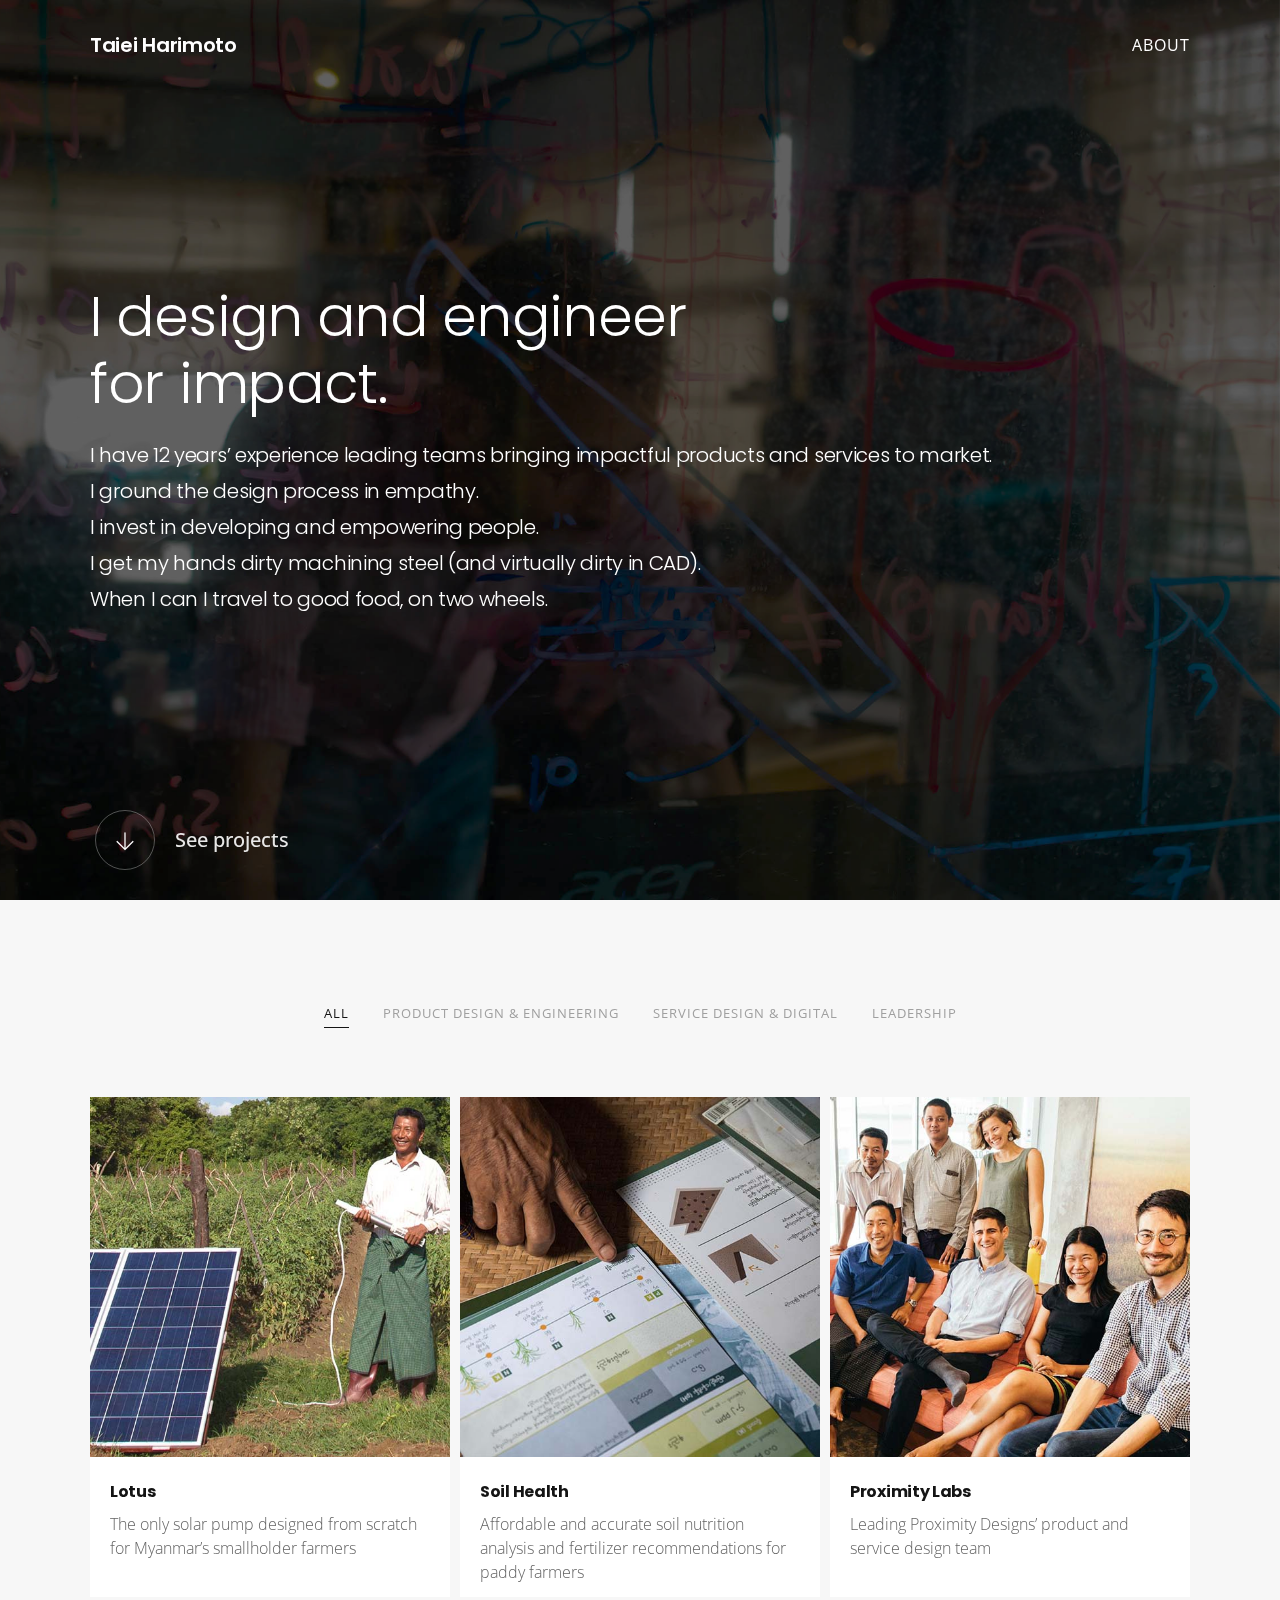
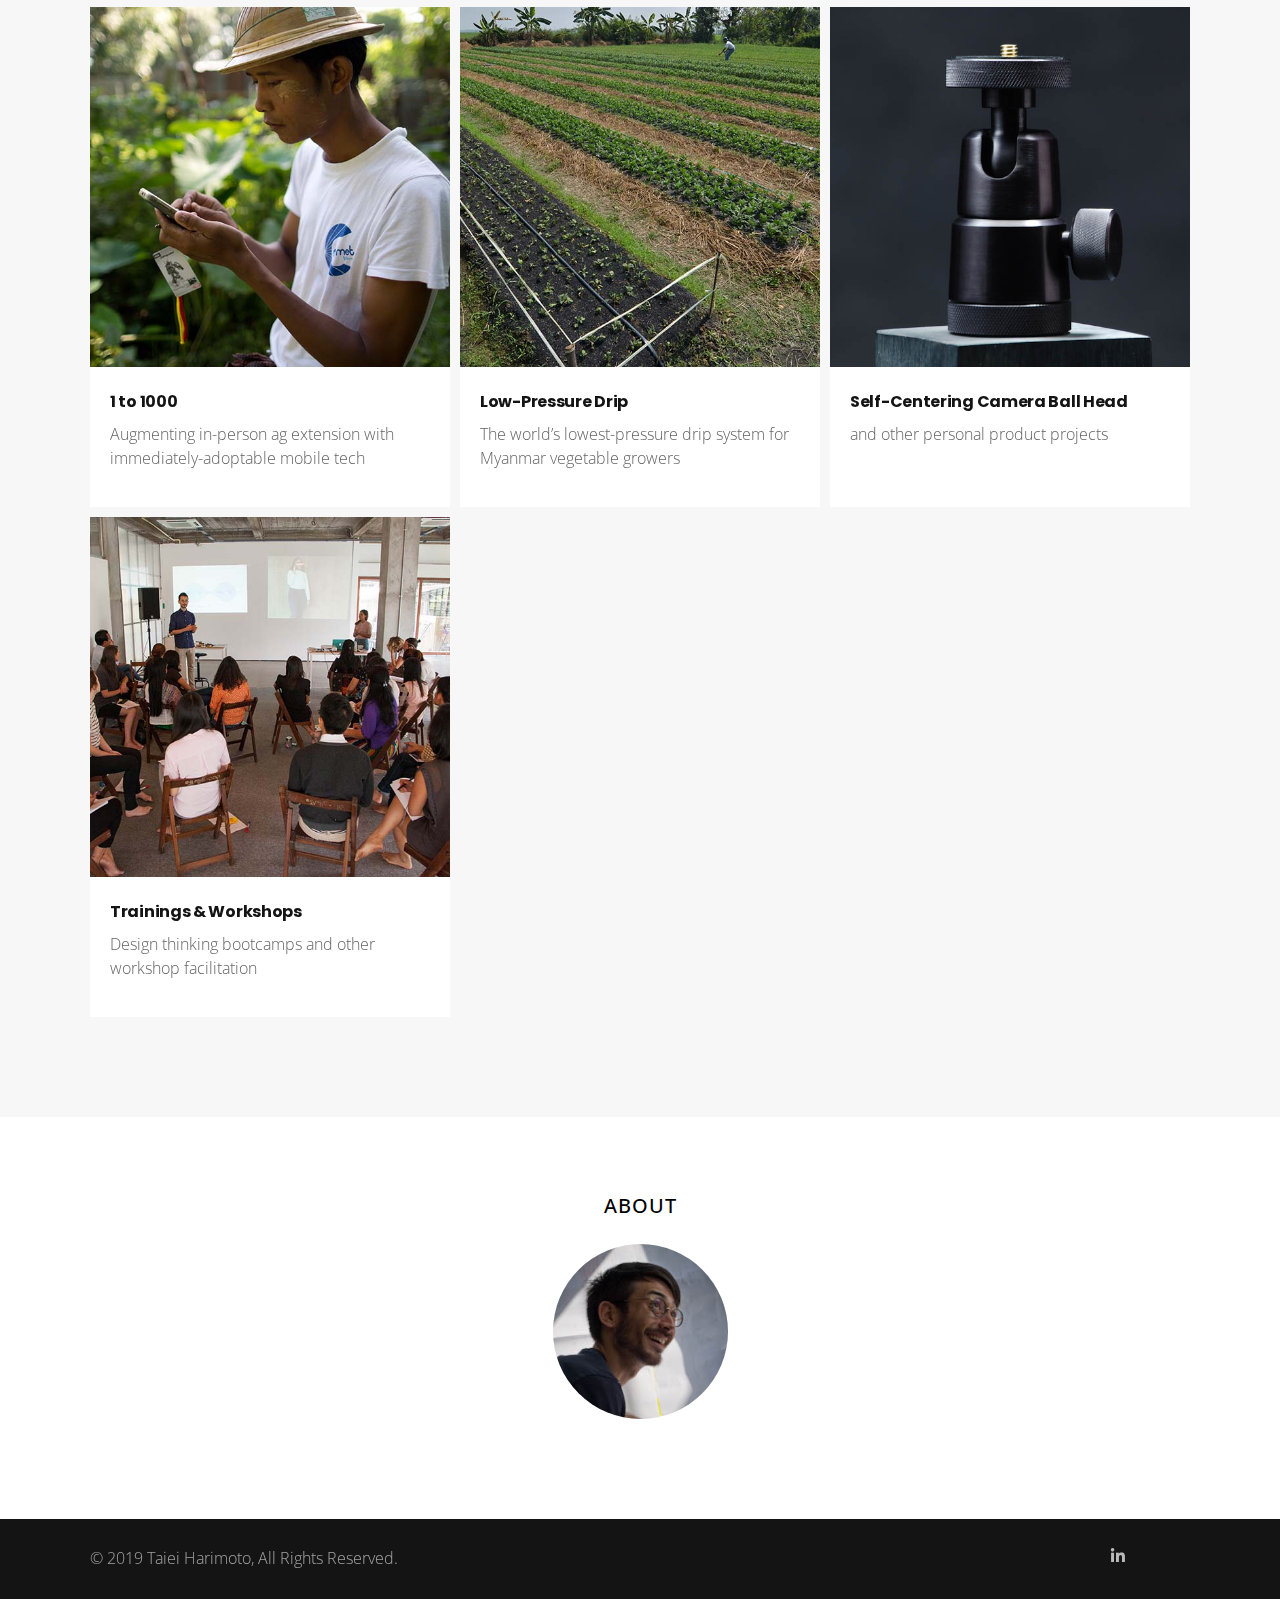
<file: index.html>
<!DOCTYPE html>
<html lang="en">
<head>
	<meta charset="utf-8">
	<meta name="viewport" content="width=device-width, initial-scale=1, shrink-to-fit=no">
	<meta name="description" content="Taiei Harimoto's portfolio of design and engineering work.">
	<meta name="keywords" content="">
	<title>Taiei Harimoto | Portfolio</title>
	<!-- Favicon -->
	<link href="./assets/images/thfavicon.ico" rel="shortcut icon">
	<!-- CSS -->
	<link href="./assets/plugins/bootstrap/bootstrap.min.css" rel="stylesheet">
	<link href="./assets/css/app.css" rel="stylesheet">
	<!-- Fonts/Icons -->
	<link href="./assets/plugins/font-awesome/css/all.css" rel="stylesheet">
	<link href="./assets/plugins/themify/themify-icons.min.css" rel="stylesheet">
</head>
<body data-preloader="2" data-spy="scroll" data-target=".navbar">

	<header>
		<nav class="navbar navbar-transparent-dark navbar-absolute navbar-fixed"><!-- add 'navbar-dark/navbar-grey/navbar-transparent/navbar-transparent-dark' -->
			<div class="container">
				<h6 class="navbar-brand" href="#">
					Taiei Harimoto
				</h6>
				<a class="navabout" href="about.html">About</a>
			</div>
		</nav>
	</header>

	<!-- Scroll to top button -->
	<div class="scrolltotop">
		<a class="button-circle button-circle-sm button-circle-dark" href="#"><i class="ti-arrow-up"></i></a>
	</div>
	<!-- end Scroll to top button -->

	<!-- Home section -->
	<div class="section-fullscreen bg-image parallax" style="background-image: url(./assets/images/Landing2400.jpg)">
		<div class="bg-black-04">
			<div class="container text-md-left text-white-09">
				<div class="position-middle">
					<h1 class="display-4 margin-0">I design and engineer</br>for impact.</h1>
					<h5 class="font-weight-light margin-top-20">I have 12 years’ experience leading teams bringing impactful products and services to market.</br>I ground the design process in empathy.</br>I invest in developing and empowering people. </br>I get my hands dirty machining steel (and virtually dirty in CAD). </br>When I can I travel to good food, on two wheels.</h5>
				</div>
				<!-- scrolldown button -->
				<div class="position-bottom">
					<a class="row align-items-center scrolldown" href="#portfolio">
						<div class="col- margin-left-20 showprojectsbutton button-circle button-circle-lg button-border-1px button-circle-outline-white icon-lg">
							<i class="ti-arrow-down"></i>
						</div>
						<div class="col- margin-left-20">
							<p class="font-large font-weight-medium text-white-09">See projects</p>
						</div>
					</a>
				</div>
			</div><!-- end container -->
		</div>
	</div>
	<!-- end Home section -->

	<!-- Portfolio section -->
	<div id="portfolio" class="section bg-grey-lighter">
		<div class="container">
			<!-- Portfolio filter -->
			<div class="filter filter-style-4 text-center">
				<ul>
					<li class="active" data-filter="*">All</li>
					<li data-filter=".category-1">Product design &amp; engineering</li>
					<li data-filter=".category-2">Service design &amp; digital</li>
					<li data-filter=".category-3">Leadership</li>
				</ul>
			</div>
			<!-- end Portfolio filter -->
			<div class="row portfolio-wrapper spacing-10 hover-style-2">
				<!-- Portfolio box 1 -->
				<div class="col-12 col-md-6 col-lg-4 portfolio-item category-1">
					<div class="portfolio-box">
						<div class="portfolio-img">
							<img src="./assets/images/Lotus550.jpg" alt=""><!-- Image source -->
						</div>
						<a href="lotus.html"></a>
						<!-- Portfolio Single link -->
						<div class="portfolio-title">
							<div>
								<h6 class="font-weight-bold">Lotus</h6>
								<span>The only solar pump designed from scratch for Myanmar’s smallholder farmers</span>
							</div>
						</div>
					</div>
				</div>
				<!-- Portfolio box 2 -->
				<div class="col-12 col-md-6 col-lg-4 portfolio-item category-2">
					<div class="portfolio-box">
						<div class="portfolio-img">
							<img src="./assets/images/SH550.jpg" alt=""><!-- Image source -->
						</div>
						<a href="soilhealth.html"></a><!-- Portfolio Single link -->
						<div class="portfolio-title">
							<div>
								<h6 class="font-weight-bold">Soil Health</h6>
								<span>Affordable and accurate soil nutrition analysis and fertilizer recommendations for paddy farmers</span>
							</div>
						</div>
					</div>
				</div>
				<!-- Portfolio box 3 -->
				<div class="col-12 col-md-6 col-lg-4 portfolio-item category-3">
					<div class="portfolio-box">
						<div class="portfolio-img">
							<img src="./assets/images/Labs550.jpg" alt=""><!-- Image source -->
						</div>
						<a href="labs.html"></a><!-- Portfolio Single link -->
						<div class="portfolio-title">
							<div>
								<h6 class="font-weight-bold">Proximity Labs</h6>
								<span>Leading Proximity Designs’ product and service design team</span>
							</div>
						</div>
					</div>
				</div>
				<!-- Portfolio box 4 -->
				<div class="col-12 col-md-6 col-lg-4 portfolio-item category-2">
					<div class="portfolio-box">
						<div class="portfolio-img">
							<img src="./assets/images/1-1000_550.jpg" alt=""><!-- Image source -->
						</div>
						<a href="1to1000.html"></a><!-- Portfolio Single link -->
						<div class="portfolio-title">
							<div>
								<h6 class="font-weight-bold">1 to 1000</h6>
								<span>Augmenting in-person ag extension with immediately-adoptable mobile tech</span>
							</div>
						</div>
					</div>
				</div>
				<!-- Portfolio box 5 -->				
				<div class="col-12 col-md-6 col-lg-4 portfolio-item category-1">
					<div class="portfolio-box">
						<div class="portfolio-img">
							<img src="./assets/images/Drip550.jpg" alt=""><!-- Image source -->
						</div>
						<a href="drip.html"></a><!-- Portfolio Single link -->
						<div class="portfolio-title">
							<div>
								<h6 class="font-weight-bold">Low-Pressure Drip</h6>
								<span>The world’s lowest-pressure drip system for Myanmar vegetable growers</span>
							</div>
						</div>
					</div>
				</div>
				<!-- Portfolio box 6 -->
				<div class="col-12 col-md-6 col-lg-4 portfolio-item category-1">
					<div class="portfolio-box">
						<div class="portfolio-img">
							<img src="./assets/images/Personal550thumb.jpg" alt=""><!-- Image source -->
						</div>
						<a href="personalprojects.html"></a><!-- Portfolio Single link -->
						<div class="portfolio-title">
							<div>
								<h6 class="font-weight-bold">Self-Centering Camera Ball Head</h6>
								<span>and other personal product projects</span>
							</div>
						</div>
					</div>
				</div>
				<!-- Portfolio box 7 -->
				<div class="col-12 col-md-6 col-lg-4 portfolio-item category-3">
					<div class="portfolio-box">
						<div class="portfolio-img">
							<img src="./assets/images/Training550.jpg" alt=""><!-- Image source -->
						</div>
						<a href="trainings.html"></a><!-- Portfolio Single link -->
						<div class="portfolio-title">
							<div>
								<h6 class="font-weight-bold">Trainings &amp; Workshops</h6>
								<span>Design thinking bootcamps and other workshop facilitation</span>
							</div>
						</div>
					</div>
				</div>					
			</div><!-- end row/portfolio-wrapper-->
		</div><!-- end container -->
	</div>
	<!-- end Portfolio section -->
	<!-- About me link section -->
	<div class="section-sm">				
		<div class="row justify-content-center margin-bottom-30">
			<a class="aboutme-box" href="about.html">
				<div class="aboutme-text">
					<p>About</p>
				</div>
					<div class="aboutme-img-circle margin-top-20">
						<img class="aboutme-img" src="./assets/images/AboutMe200.jpg" alt="">
				</div>
			</a>
		</div>
	</div>


	<footer>
		<div class="footer-bottom bg-dark">
			<div class="container">
				<div class="row">
					<div class="col-sm-11 col-9">
						<p>&copy; 2019 Taiei Harimoto, All Rights Reserved.</p>
					</div>
					<div class="linkedinlogo">
						<a href="https://www.linkedin.com/in/taiei/"><i class="fab fa-linkedin-in"></i></a>
					</div>

				</div><!-- end row(2) -->
			</div><!-- end container -->
		</div><!-- end footer -->
	</footer>

	<!-- ***** JAVASCRIPTS ***** -->
	<!-- Libraries -->
	<script src="./assets/plugins/jquery.min.js"></script>
	<!-- Plugins -->
	<script src="./assets/plugins/bootstrap/bootstrap.min.js"></script>
	<script src="./assets/plugins/easing.min.js"></script>
	<script src="./assets/plugins/imagesloaded.pkgd.min.js"></script>
	<script src="./assets/plugins/isotope.pkgd.min.js"></script>
	<script src="./assets/plugins/jarallax/jarallax.min.js"></script>
	<script src="./assets/plugins/owl-carousel/owl.carousel.min.js"></script>
	<!-- Scripts -->
	<script src="./assets/js/functions.js"></script>
</body>
</html>
</file>
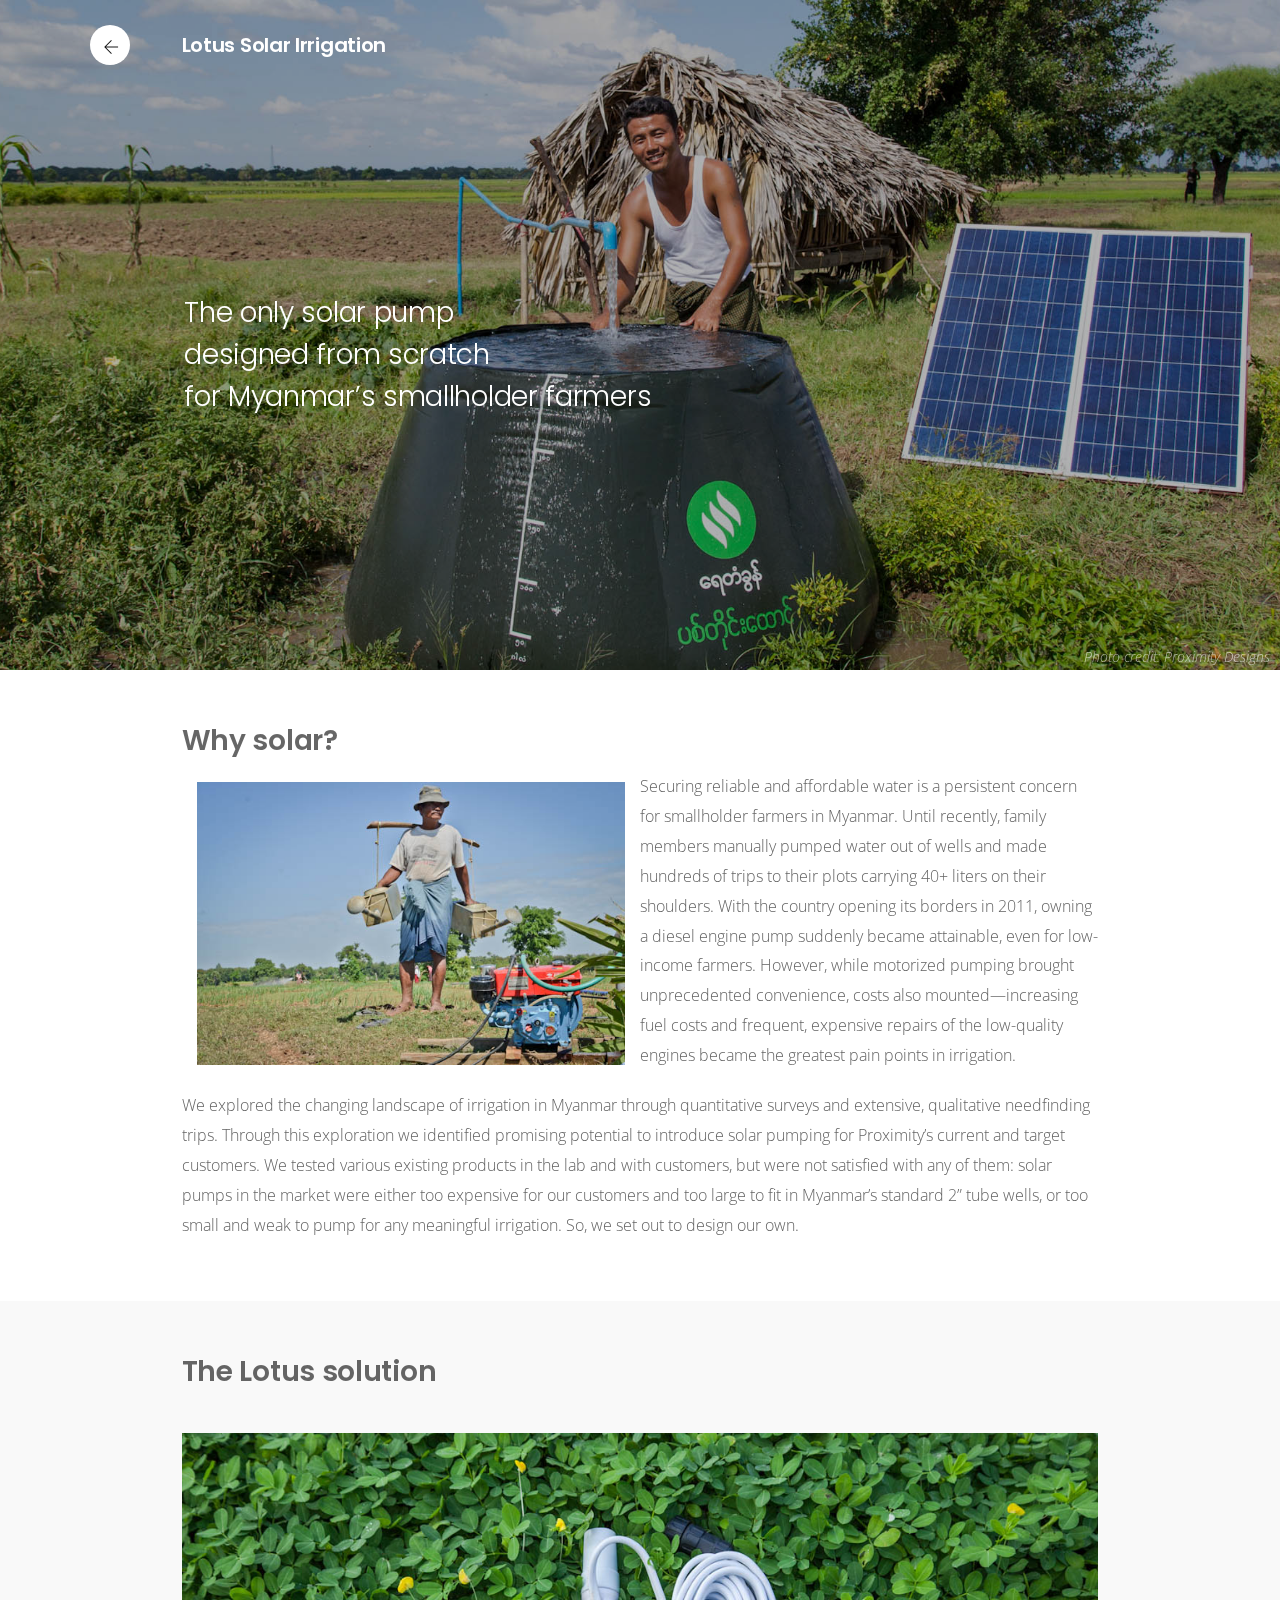
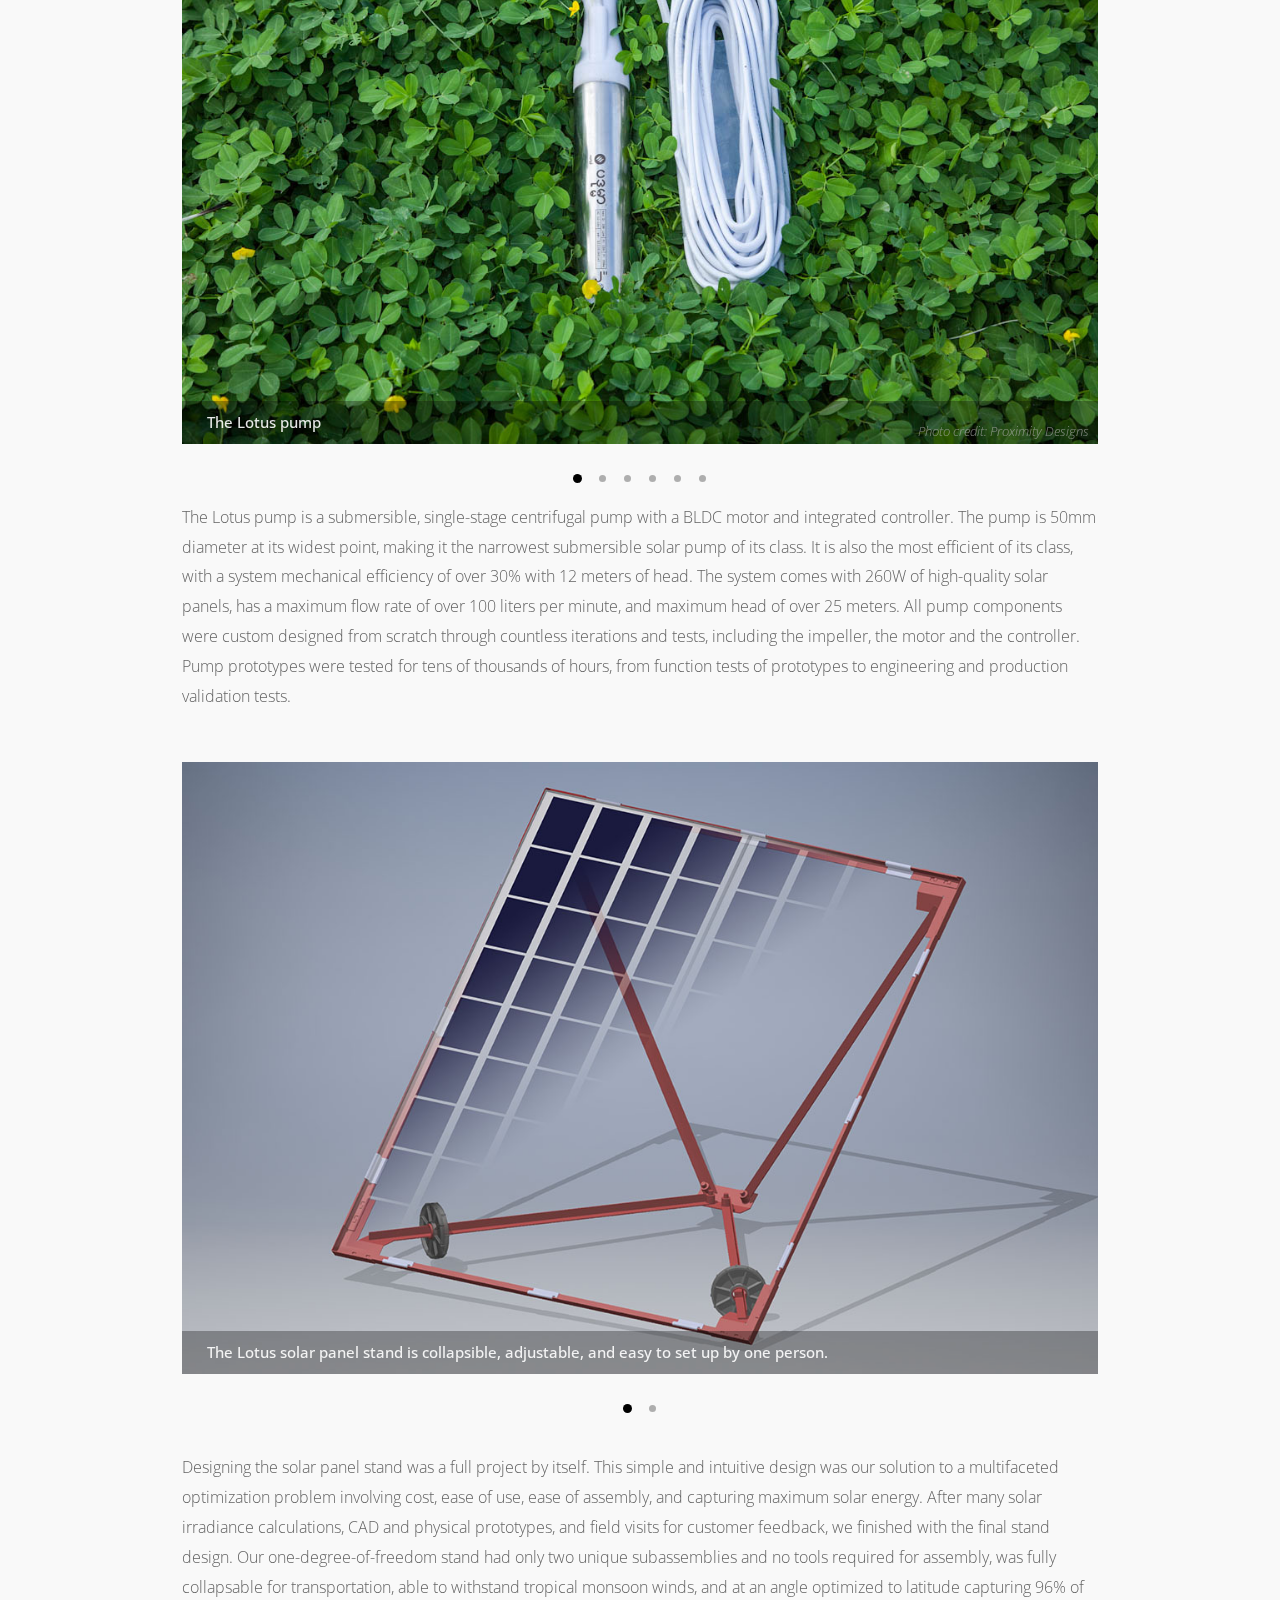
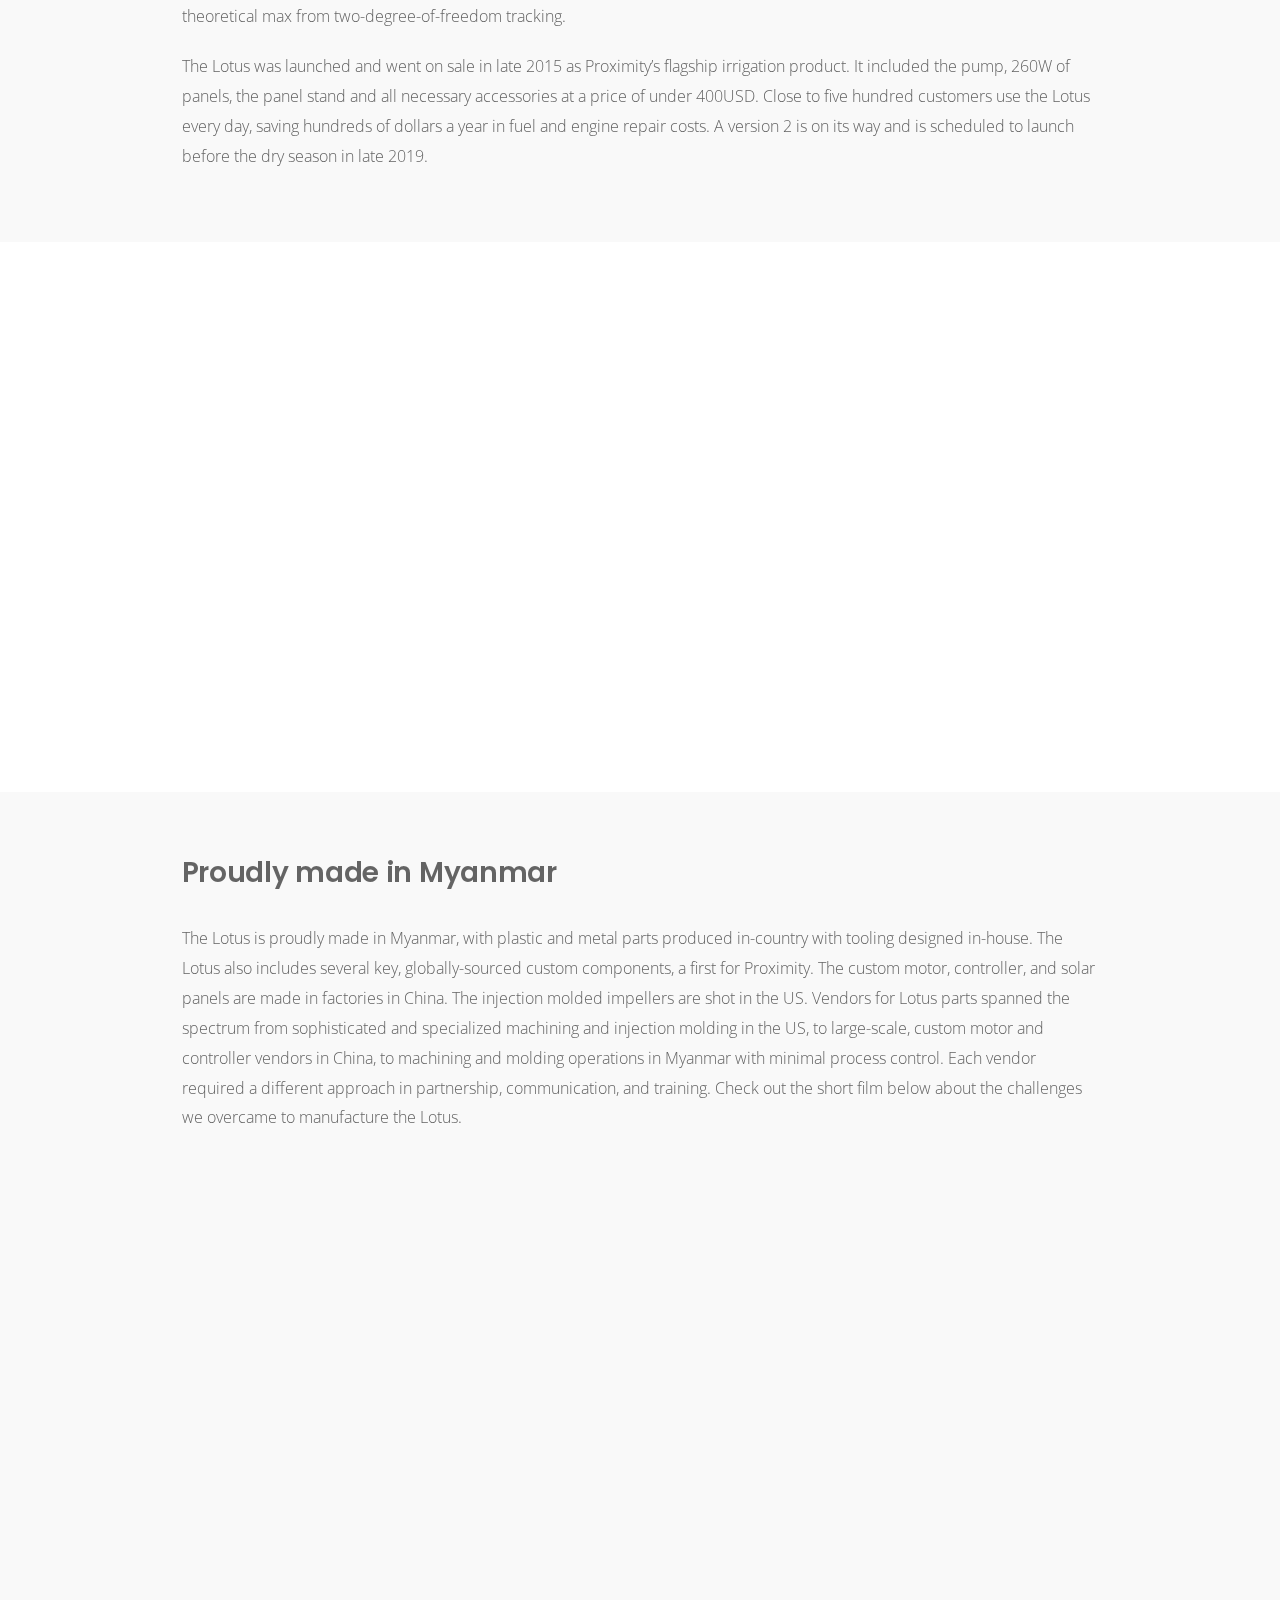
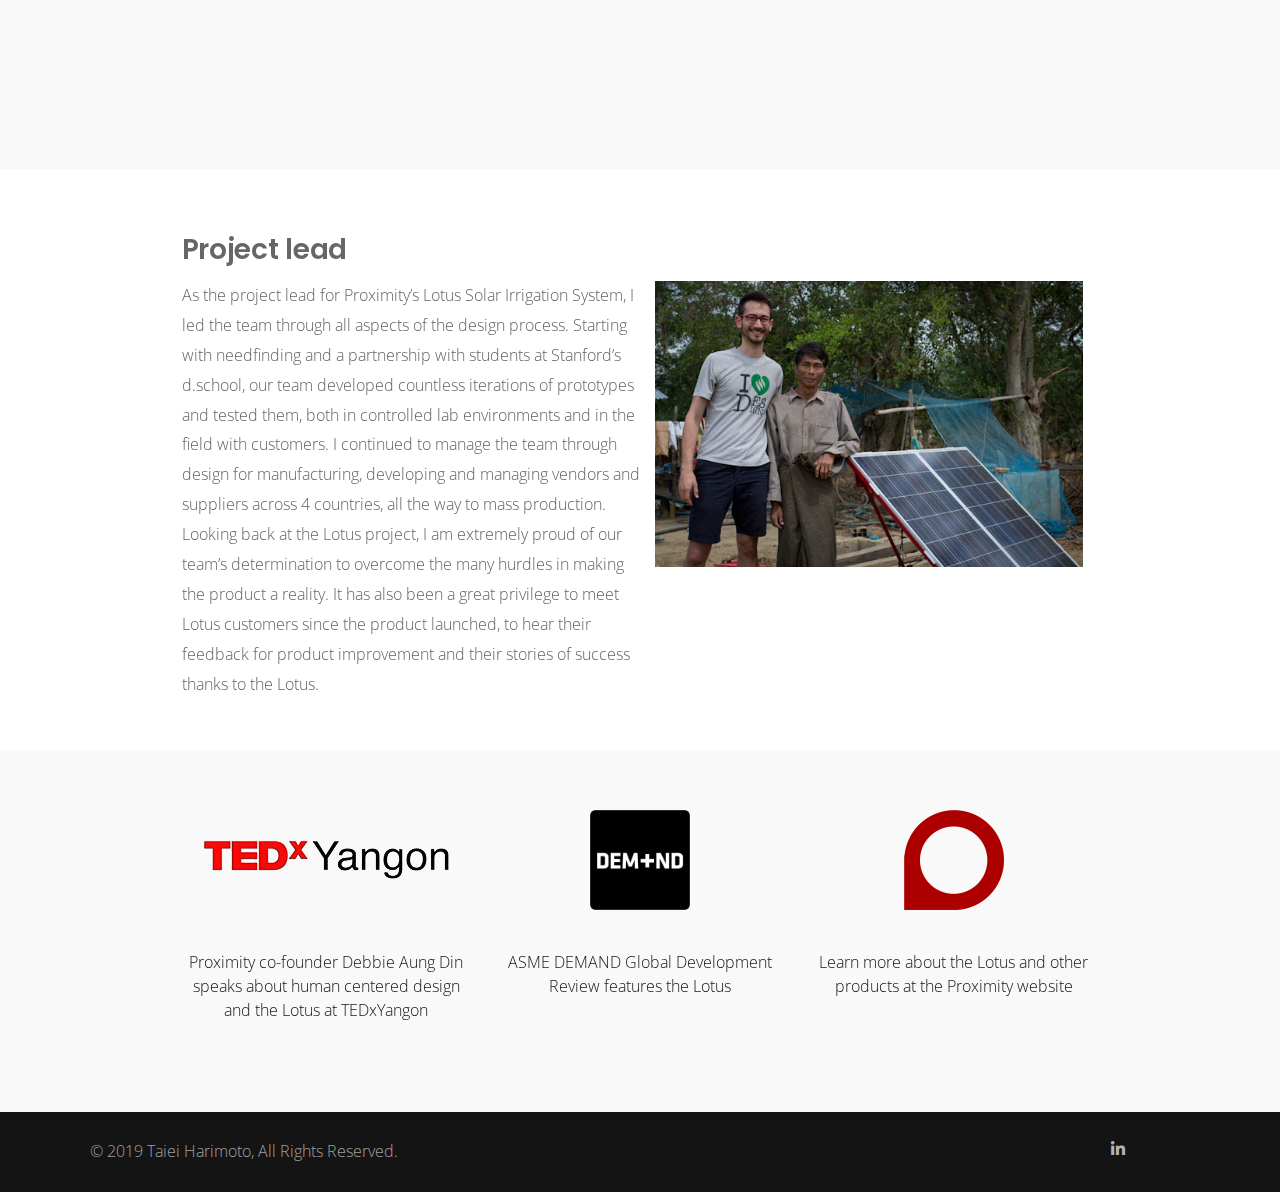
<file: lotus.html>
<!DOCTYPE html>
<html lang="en">
<head>
	<meta charset="utf-8">
	<meta name="viewport" content="width=device-width, initial-scale=1, shrink-to-fit=no">
	<meta name="description" content="Taiei Harimoto's portfolio of design and engineering work.">
	<meta name="keywords" content="">
	<title>Taiei Harimoto | Lotus</title>
	<!-- Favicon -->
	<link href="./assets/images/thfavicon.ico" rel="shortcut icon">
	<!-- CSS -->
	<link href="./assets/plugins/bootstrap/bootstrap.min.css" rel="stylesheet">
	<link href="./assets/plugins/owl-carousel/owl.carousel.min.css" rel="stylesheet">
	<link href="./assets/plugins/owl-carousel/owl.theme.default.min.css" rel="stylesheet">
	<link href="./assets/css/app.css" rel="stylesheet">
	<!-- Fonts/Icons -->
	<link href="./assets/plugins/font-awesome/css/all.css" rel="stylesheet">
	<link href="./assets/plugins/themify/themify-icons.min.css" rel="stylesheet">
</head>
<body data-preloader="2" data-spy="scroll" data-target=".navbar">

	<header>
		<nav class="navbar navbar-transparent navbar-absolute navbar-fixed"><!-- add 'navbar-dark/navbar-grey/navbar-transparent/navbar-transparent-dark' -->
			<div class="container">
				<div class="row align-items-center">
					<div class="col-2 col-md-1">
						<div class="backtomain">
							<a class="button-circle button-circle-sm button-circle-white-2" href="index.html#portfolio"><i class="ti-arrow-left"></i></a>
						</a>
						</div>
					</div>
					<div class="col-">
						<h6 class="navbar-brand">
							Lotus Solar Irrigation
						</h6>
					</div>
				</div>
			</div><!-- end nav --><!-- end container -->
		</nav>
	</header>

	<!-- Scroll to top button -->
	<div class="scrolltotop">
		<a class="button-circle button-circle-sm button-circle-grey" href="#"><i class="ti-arrow-up"></i></a>
	</div>
	<!-- end Scroll to top button -->

	<div class="section bg-image parallax-6" style="background-image: url(./assets/images/LotusMan2400W.jpg) ">
		<div class="bg-black-03">
			<div class="container">
				<div class="row align-items-center" style="height:500px">
					<div class="col offset-sm-1 margin-top-20">										
						<h3 class="font-weight-light ">The only solar pump </br>designed from scratch </br>for Myanmar’s smallholder farmers</h3>
					</div>
				</div>
			</div>
				<p class="photocredit font-small">Photo credit: Proximity Designs</p><!-- end container -->
		</div>
	</div>		

	<div class="section-xs">
		<div class="container">
			<div class="col-12 col-sm-10 offset-sm-1">
				<div class="row">
					<div>							
						<h3 class="text-black-06">Why solar?</h3>
					</div>
				</div>
				<div class="row margin-top-30">
					<div class="col-12 col-md-12 col-lg-6 margin-top-10">
						<img src="./assets/images/EngineMan550.jpg" alt="">
					</div>
					<div class="col-12 col-md-12 col-lg-6 no-padding">
						<p>Securing reliable and affordable water is a persistent concern for smallholder farmers in Myanmar. Until recently, family members manually pumped water out of wells and made hundreds of trips to their plots carrying 40+ liters on their shoulders. With the country opening its borders in 2011, owning a diesel engine pump suddenly became attainable, even for low-income farmers. However, while motorized pumping brought unprecedented convenience, costs also mounted—increasing fuel costs and frequent, expensive repairs of the low-quality engines became the greatest pain points in irrigation.
						</p>
					</div>			
				</div>
				<div class="row margin-top-20 margin-bottom-10">
					<p>We explored the changing landscape of irrigation in Myanmar through quantitative surveys and extensive, qualitative needfinding trips. Through this exploration we identified promising potential to introduce solar pumping for Proximity’s current and target customers. We tested various existing products in the lab and with customers, but were not satisfied with any of them: solar pumps in the market were either too expensive for our customers and too large to fit in Myanmar’s standard 2” tube wells, or too small and weak to pump for any meaningful irrigation. So, we set out to design our own.
					</p>
				</div>
			</div><!-- container break start-->
		</div>
	</div>
	<div class="section-xs bg-grey-lightest">
		<div class="container">
			<div class="col-12 col-sm-10 offset-sm-1"><!-- container break end-->
				<div class="row">
					<div>							
						<h3 class="text-black-06">The Lotus solution</h3>
					</div>
					<div class="owl-carousel owl-nav-overlay" data-owl-items="1" data-owl-nav="true">
						<div class="carouselimage">
							<imgcaption>The Lotus pump</imgcaption>
							<img src="./assets/images/LotusProduct1100-2.jpg" alt="">
							<p class="photocredit font-small text-white-07">Photo credit: Proximity Designs</p>
						</div>
						<div class="carouselimage">
							<img src="./assets/images/LotusProduct1100-1.jpg" alt="">
							<p class="photocredit font-small text-white-07">Photo credit: Proximity Designs</p>
							<imgcaption>The Lotus being demonstrated to farmers in Myanmar's Dry Zone</imgcaption>					
						</div>
						<div class="carouselimage">
							<img src="./assets/images/LotusProduct1100-4.jpg" alt="">
							<imgcaption>Packaging befitting a flagship product.</imgcaption>		
						</div>
						<div class="carouselimage">
							<img src="./assets/images/LotusProduct1100-5.jpg" alt="">
							<imgcaption>Discussing tooling for a plastic part with a local machinist.</br>Without access to CNC's, creative solutions were needed to cut tools for complex parts.</imgcaption>		
						</div>
						<div class="carouselimage">
							<imgcaption>A peek into the internals of the Lotus. The motor controller is housed in a capsule above the BLDC motor, with the impeller near the bottom.</imgcaption>
							<img src="./assets/images/LotusCAD1100-1.jpg" alt="">
						</div>
						<div class="carouselimage">
							<img src="./assets/images/LotusCAD1100-2.jpg" alt="">	
							<imgcaption>The heart of the Lotus is its BLDC motor. Stator coils are encapsulated in epoxy and the ceramic bearings are lubricated by the water flowing through them.</imgcaption>					
						</div>						
					</div>
				</div>
				<div class="row margin-top-50 margin-bottom-20">
					<p>The Lotus pump is a submersible, single-stage centrifugal pump with a BLDC motor and integrated controller. The pump is 50mm diameter at its widest point, making it the narrowest submersible solar pump of its class. It is also the most efficient of its class, with a system mechanical efficiency of over 30% with 12 meters of head. The system comes with 260W of high-quality solar panels, has a maximum flow rate of over 100 liters per minute, and maximum head of over 25 meters. All pump components were custom designed from scratch through countless iterations and tests, including the impeller, the motor and the controller. Pump prototypes were tested for tens of thousands of hours, from function tests of prototypes to engineering and production validation tests.
					</p>
				</div>
					<div class="row margin-bottom-40">			
						<div class="owl-carousel owl-nav-overlay" data-owl-items="1" data-owl-nav="true">
							<div class="carouselimage">						
								<img src="./assets/images/LotusCAD1100-3.jpg" alt="">
								<imgcaption>The Lotus solar panel stand is collapsible, adjustable, and easy to set up by one person.</imgcaption>	
							</div>
							<div class="carouselimage">
								<img src="./assets/images/LotusCAD1100-4.jpg" alt="">	
								<imgcaption>Early customer feedback trip for solar panel stand prototypes.</imgcaption>					
							</div>			
						</div>		
					</div>
				<div class="row margin-top-20 margin-bottom-20">
					<p>Designing the solar panel stand was a full project by itself. This simple and intuitive design was our solution to a multifaceted optimization problem involving cost, ease of use, ease of assembly, and capturing maximum solar energy. After many solar irradiance calculations, CAD and physical prototypes, and field visits for customer feedback, we finished with the final stand design. Our one-degree-of-freedom stand had only two unique subassemblies and no tools required for assembly, was fully collapsable for transportation, able to withstand tropical monsoon winds, and at an angle optimized to latitude capturing 96% of theoretical max from two-degree-of-freedom tracking.
					</p>
				</div>					
				<div class="row margin-top-20 margin-bottom-20">
					<p>The Lotus was launched and went on sale in late 2015 as Proximity’s flagship irrigation product. It included the pump, 260W of panels, the panel stand and all necessary accessories at a price of under 400USD. Close to five hundred customers use the Lotus every day, saving hundreds of dollars a year in fuel and engine repair costs. A version 2 is on its way and is scheduled to launch before the dry season in late 2019.
					</p>
				</div>
			</div>
		</div>
	</div>
	<div class="section bg-image parallax-6" style="background-image: url(./assets/images/LotusLady2400.jpg)">
		<div class="container" style=" height:550px">
		</div><!-- end container -->
	</div>		
	<div class="section-xs bg-grey-lightest">
		<div class="container">
			<div class="col-12 col-sm-10 offset-sm-1">		
				<div class="row margin-top-10 margin-bottom-10">
					<div>							
						<h3 class="text-black-06">Proudly made in Myanmar</h3>
					</div>
				</div>					
				<div class="row margin-top-20 margin-bottom-10">
					<p>The Lotus is proudly made in Myanmar, with plastic and metal parts produced in-country with tooling designed in-house. The Lotus also includes several key, globally-sourced custom components, a first for Proximity. The custom motor, controller, and solar panels are made in factories in China. The injection molded impellers are shot in the US. Vendors for Lotus parts spanned the spectrum from sophisticated and specialized machining and injection molding in the US, to large-scale, custom motor and controller vendors in China, to machining and molding operations in Myanmar with minimal process control. Each vendor required a different approach in partnership, communication, and training. Check out the short film below about the challenges we overcame to manufacture the Lotus.
					</p>
					<div class="margin-top-50 margin-bottom-10 embed-responsive embed-responsive-16by9">
						<iframe src="https://www.youtube.com/embed/91mPyIzl6K0" frameborder="0" allow="accelerometer; autoplay; encrypted-media; gyroscope; picture-in-picture" allowfullscreen></iframe>
					</div>						
				</div>			
			</div>
		</div>
	</div>			
	<div class="section-xs">
		<div class="container">
			<div class="col-12 col-sm-10 offset-sm-1">						
				<div class="row margin-top-10">
					<div>							
						<h3 class="text-black-06">Project lead</h3>
					</div>
				</div>
				<div class="row margin-top-30">
					<div class="col-12 col-md-12 col-lg-6 no-padding">
						<p>As the project lead for Proximity’s Lotus Solar Irrigation System, I led the team through all aspects of the design process. Starting with needfinding and a partnership with students at Stanford’s d.school, our team developed countless iterations of prototypes and tested them, both in controlled lab environments and in the field with customers. I continued to manage the team through design for manufacturing, developing and managing vendors and suppliers across 4 countries, all the way to mass production. Looking back at the Lotus project, I am extremely proud of our team’s determination to overcome the many hurdles in making the product a reality. It has also been a great privilege to meet Lotus customers since the product launched, to hear their feedback for product improvement and their stories of success thanks to the Lotus.
						</p>
					</div>	
					<div class="col-12 col-md-12 col-lg-6">
						<img src="./assets/images/LotusTaiei550.jpg" alt="">
					</div>		
				</div>
			</div>
		</div><!-- end container -->
	</div>
	<div class="section-xs bg-grey-lightest">
		<div class="container">
			<div class="row margin-top-10 margin-bottom-10">
				<div class="col-12 col-sm-10 offset-sm-1">
					<div class="row align-items-center margin-bottom-10">
						<div class="col-4">
							<a href="https://www.youtube.com/watch?v=nQMVuOuBQ5A">
								<img class="position-center-relative" src="./assets/images/TEDxYangon250.png" alt="TEDxYangon Debbie">
							</a>
						</div>
						<div class="col-4">
							<a href="https://demandasme.org/made-in-myanmar-solar-irrigation-at-the-smallest-scale/">
								<img class="position-center-relative" src="./assets/images/DEMAND250.png" alt="ASME DEMAND Lotus article" style="width:100px">
							</a>
						</div>
						<div class="col-4">
							<a href="https://proximitydesigns.org/service/farm-tech/">
								<img class="position-center-relative" src="./assets/images/Proximity200.png" alt="Proximity Designs Farm-Tech" style="width:100px">
							</a>
						</div>
					</div>
					<div class="row text-center">
						<div class="col-4">
							<a href="https://www.youtube.com/watch?v=nQMVuOuBQ5A">Proximity co-founder Debbie Aung Din speaks about human centered design and the Lotus at TEDxYangon</a>
						</div>
						<div class="col-4">
							<a href="https://demandasme.org/made-in-myanmar-solar-irrigation-at-the-smallest-scale/">ASME DEMAND Global Development Review features the Lotus</a>
						</div>
						<div class="col-4">
							<a href="https://proximitydesigns.org/service/farm-tech/">Learn more about the Lotus and other products at the Proximity website</a>
						</div>
					</div><!-- end row(inner) -->
				</div>
			</div><!-- end row -->
		</div><!-- end container -->
	</div>
	<!-- end Portfolio content -->
	<footer>
		<div class="footer-bottom bg-dark">
			<div class="container">
				<div class="row">
					<div class="col-sm-11 col-9">
						<p>&copy; 2019 Taiei Harimoto, All Rights Reserved.</p>
					</div>
					<div class="linkedinlogo">
						<a href="https://www.linkedin.com/in/taiei/"><i class="fab fa-linkedin-in"></i></a>
					</div>

				</div><!-- end row(2) -->
			</div><!-- end container -->
		</div><!-- end footer -->
	</footer>
	<!-- ***** JAVASCRIPTS ***** -->
	<!-- Libraries -->
	<script src="./assets/plugins/jquery.min.js"></script>
	<!-- Plugins -->
	<script src="./assets/plugins/bootstrap/bootstrap.min.js"></script>
	<script src="./assets/plugins/easing.min.js"></script>
	<script src="./assets/plugins/imagesloaded.pkgd.min.js"></script>
	<script src="./assets/plugins/isotope.pkgd.min.js"></script>
	<script src="./assets/plugins/jarallax/jarallax.min.js"></script>
	<script src="./assets/plugins/owl-carousel/owl.carousel.min.js"></script>
	<!-- Scripts -->
	<script src="./assets/js/functions.js"></script>
</body>
</html>
</file>
<file: assets/css/app.css>
﻿@import url("https://fonts.googleapis.com/css?family=Open+Sans:300,400,600,700,800");@import url("https://fonts.googleapis.com/css?family=Playfair+Display:400,700,900");@import url("https://fonts.googleapis.com/css?family=Poppins:100,200,300,400,500,600,700,800,900");.bg-white-content,.bg-white,.bg-white-09,.bg-white-08,.bg-white-07,.bg-white-06,.bg-white-05,.bg-white-04,.bg-white-03,.bg-white-02,.bg-white-01,.bg-red-02,.bg-red-01,.bg-secondary,.bg-light,.bg-dark .bg-white,.bg-dark div[class^='bg-white-0'],.bg-dark div[class*=' bg-white-0'],.bg-dark-lighter .bg-white,.bg-dark-lighter div[class^='bg-white-0'],.bg-dark-lighter div[class*=' bg-white-0'],.bg-dark-lightest .bg-white,.bg-dark-lightest div[class^='bg-white-0'],.bg-dark-lightest div[class*=' bg-white-0'],div[class^='bg-black'] .bg-white,div[class^='bg-black'] div[class^='bg-white-0'],div[class^='bg-black'] div[class*=' bg-white-0'],div[class*=' bg-black'] .bg-white,div[class*=' bg-black'] div[class^='bg-white-0'],div[class*=' bg-black'] div[class*=' bg-white-0']{color:#646464}.bg-white-content h1,.bg-white h1,.bg-white-09 h1,.bg-white-08 h1,.bg-white-07 h1,.bg-white-06 h1,.bg-white-05 h1,.bg-white-04 h1,.bg-white-03 h1,.bg-white-02 h1,.bg-white-01 h1,.bg-red-02 h1,.bg-red-01 h1,.bg-secondary h1,.bg-light h1,.bg-dark .bg-white h1,.bg-dark div[class^='bg-white-0'] h1,.bg-dark div[class*=' bg-white-0'] h1,.bg-dark-lighter .bg-white h1,.bg-dark-lighter div[class^='bg-white-0'] h1,.bg-dark-lighter div[class*=' bg-white-0'] h1,.bg-dark-lightest .bg-white h1,.bg-dark-lightest div[class^='bg-white-0'] h1,.bg-dark-lightest div[class*=' bg-white-0'] h1,div[class^='bg-black'] .bg-white h1,div[class^='bg-black'] div[class^='bg-white-0'] h1,div[class^='bg-black'] div[class*=' bg-white-0'] h1,div[class*=' bg-black'] .bg-white h1,div[class*=' bg-black'] div[class^='bg-white-0'] h1,div[class*=' bg-black'] div[class*=' bg-white-0'] h1,.bg-white-content h2,.bg-white h2,.bg-white-09 h2,.bg-white-08 h2,.bg-white-07 h2,.bg-white-06 h2,.bg-white-05 h2,.bg-white-04 h2,.bg-white-03 h2,.bg-white-02 h2,.bg-white-01 h2,.bg-red-02 h2,.bg-red-01 h2,.bg-secondary h2,.bg-light h2,.bg-dark .bg-white h2,.bg-dark div[class^='bg-white-0'] h2,.bg-dark div[class*=' bg-white-0'] h2,.bg-dark-lighter .bg-white h2,.bg-dark-lighter div[class^='bg-white-0'] h2,.bg-dark-lighter div[class*=' bg-white-0'] h2,.bg-dark-lightest .bg-white h2,.bg-dark-lightest div[class^='bg-white-0'] h2,.bg-dark-lightest div[class*=' bg-white-0'] h2,div[class^='bg-black'] .bg-white h2,div[class^='bg-black'] div[class^='bg-white-0'] h2,div[class^='bg-black'] div[class*=' bg-white-0'] h2,div[class*=' bg-black'] .bg-white h2,div[class*=' bg-black'] div[class^='bg-white-0'] h2,div[class*=' bg-black'] div[class*=' bg-white-0'] h2,.bg-white-content h3,.bg-white h3,.bg-white-09 h3,.bg-white-08 h3,.bg-white-07 h3,.bg-white-06 h3,.bg-white-05 h3,.bg-white-04 h3,.bg-white-03 h3,.bg-white-02 h3,.bg-white-01 h3,.bg-red-02 h3,.bg-red-01 h3,.bg-secondary h3,.bg-light h3,.bg-dark .bg-white h3,.bg-dark div[class^='bg-white-0'] h3,.bg-dark div[class*=' bg-white-0'] h3,.bg-dark-lighter .bg-white h3,.bg-dark-lighter div[class^='bg-white-0'] h3,.bg-dark-lighter div[class*=' bg-white-0'] h3,.bg-dark-lightest .bg-white h3,.bg-dark-lightest div[class^='bg-white-0'] h3,.bg-dark-lightest div[class*=' bg-white-0'] h3,div[class^='bg-black'] .bg-white h3,div[class^='bg-black'] div[class^='bg-white-0'] h3,div[class^='bg-black'] div[class*=' bg-white-0'] h3,div[class*=' bg-black'] .bg-white h3,div[class*=' bg-black'] div[class^='bg-white-0'] h3,div[class*=' bg-black'] div[class*=' bg-white-0'] h3,.bg-white-content h4,.bg-white h4,.bg-white-09 h4,.bg-white-08 h4,.bg-white-07 h4,.bg-white-06 h4,.bg-white-05 h4,.bg-white-04 h4,.bg-white-03 h4,.bg-white-02 h4,.bg-white-01 h4,.bg-red-02 h4,.bg-red-01 h4,.bg-secondary h4,.bg-light h4,.bg-dark .bg-white h4,.bg-dark div[class^='bg-white-0'] h4,.bg-dark div[class*=' bg-white-0'] h4,.bg-dark-lighter .bg-white h4,.bg-dark-lighter div[class^='bg-white-0'] h4,.bg-dark-lighter div[class*=' bg-white-0'] h4,.bg-dark-lightest .bg-white h4,.bg-dark-lightest div[class^='bg-white-0'] h4,.bg-dark-lightest div[class*=' bg-white-0'] h4,div[class^='bg-black'] .bg-white h4,div[class^='bg-black'] div[class^='bg-white-0'] h4,div[class^='bg-black'] div[class*=' bg-white-0'] h4,div[class*=' bg-black'] .bg-white h4,div[class*=' bg-black'] div[class^='bg-white-0'] h4,div[class*=' bg-black'] div[class*=' bg-white-0'] h4,.bg-white-content h5,.bg-white h5,.bg-white-09 h5,.bg-white-08 h5,.bg-white-07 h5,.bg-white-06 h5,.bg-white-05 h5,.bg-white-04 h5,.bg-white-03 h5,.bg-white-02 h5,.bg-white-01 h5,.bg-red-02 h5,.bg-red-01 h5,.bg-secondary h5,.bg-light h5,.bg-dark .bg-white h5,.bg-dark div[class^='bg-white-0'] h5,.bg-dark div[class*=' bg-white-0'] h5,.bg-dark-lighter .bg-white h5,.bg-dark-lighter div[class^='bg-white-0'] h5,.bg-dark-lighter div[class*=' bg-white-0'] h5,.bg-dark-lightest .bg-white h5,.bg-dark-lightest div[class^='bg-white-0'] h5,.bg-dark-lightest div[class*=' bg-white-0'] h5,div[class^='bg-black'] .bg-white h5,div[class^='bg-black'] div[class^='bg-white-0'] h5,div[class^='bg-black'] div[class*=' bg-white-0'] h5,div[class*=' bg-black'] .bg-white h5,div[class*=' bg-black'] div[class^='bg-white-0'] h5,div[class*=' bg-black'] div[class*=' bg-white-0'] h5,.bg-white-content h6,.bg-white h6,.bg-white-09 h6,.bg-white-08 h6,.bg-white-07 h6,.bg-white-06 h6,.bg-white-05 h6,.bg-white-04 h6,.bg-white-03 h6,.bg-white-02 h6,.bg-white-01 h6,.bg-red-02 h6,.bg-red-01 h6,.bg-secondary h6,.bg-light h6,.bg-dark .bg-white h6,.bg-dark div[class^='bg-white-0'] h6,.bg-dark div[class*=' bg-white-0'] h6,.bg-dark-lighter .bg-white h6,.bg-dark-lighter div[class^='bg-white-0'] h6,.bg-dark-lighter div[class*=' bg-white-0'] h6,.bg-dark-lightest .bg-white h6,.bg-dark-lightest div[class^='bg-white-0'] h6,.bg-dark-lightest div[class*=' bg-white-0'] h6,div[class^='bg-black'] .bg-white h6,div[class^='bg-black'] div[class^='bg-white-0'] h6,div[class^='bg-black'] div[class*=' bg-white-0'] h6,div[class*=' bg-black'] .bg-white h6,div[class*=' bg-black'] div[class^='bg-white-0'] h6,div[class*=' bg-black'] div[class*=' bg-white-0'] h6{color:#141414}.bg-white-content a,.bg-white a,.bg-white-09 a,.bg-white-08 a,.bg-white-07 a,.bg-white-06 a,.bg-white-05 a,.bg-white-04 a,.bg-white-03 a,.bg-white-02 a,.bg-white-01 a,.bg-red-02 a,.bg-red-01 a,.bg-secondary a,.bg-light a,.bg-dark .bg-white a,.bg-dark div[class^='bg-white-0'] a,.bg-dark div[class*=' bg-white-0'] a,.bg-dark-lighter .bg-white a,.bg-dark-lighter div[class^='bg-white-0'] a,.bg-dark-lighter div[class*=' bg-white-0'] a,.bg-dark-lightest .bg-white a,.bg-dark-lightest div[class^='bg-white-0'] a,.bg-dark-lightest div[class*=' bg-white-0'] a,div[class^='bg-black'] .bg-white a,div[class^='bg-black'] div[class^='bg-white-0'] a,div[class^='bg-black'] div[class*=' bg-white-0'] a,div[class*=' bg-black'] .bg-white a,div[class*=' bg-black'] div[class^='bg-white-0'] a,div[class*=' bg-black'] div[class*=' bg-white-0'] a{color:#141414}.bg-white-content a:hover,.bg-white a:hover,.bg-white-09 a:hover,.bg-white-08 a:hover,.bg-white-07 a:hover,.bg-white-06 a:hover,.bg-white-05 a:hover,.bg-white-04 a:hover,.bg-white-03 a:hover,.bg-white-02 a:hover,.bg-white-01 a:hover,.bg-red-02 a:hover,.bg-red-01 a:hover,.bg-secondary a:hover,.bg-light a:hover,.bg-dark div[class^='bg-white-0'] a:hover,.bg-dark div[class*=' bg-white-0'] a:hover,.bg-dark-lighter div[class^='bg-white-0'] a:hover,.bg-dark-lighter div[class*=' bg-white-0'] a:hover,.bg-dark-lightest div[class^='bg-white-0'] a:hover,.bg-dark-lightest div[class*=' bg-white-0'] a:hover,div[class^='bg-black'] div[class^='bg-white-0'] a:hover,div[class^='bg-black'] div[class*=' bg-white-0'] a:hover,div[class*=' bg-black'] div[class^='bg-white-0'] a:hover,div[class*=' bg-black'] div[class*=' bg-white-0'] a:hover,.bg-white-content a:focus,.bg-white a:focus,.bg-white-09 a:focus,.bg-white-08 a:focus,.bg-white-07 a:focus,.bg-white-06 a:focus,.bg-white-05 a:focus,.bg-white-04 a:focus,.bg-white-03 a:focus,.bg-white-02 a:focus,.bg-white-01 a:focus,.bg-red-02 a:focus,.bg-red-01 a:focus,.bg-secondary a:focus,.bg-light a:focus,.bg-dark div[class^='bg-white-0'] a:focus,.bg-dark div[class*=' bg-white-0'] a:focus,.bg-dark-lighter div[class^='bg-white-0'] a:focus,.bg-dark-lighter div[class*=' bg-white-0'] a:focus,.bg-dark-lightest div[class^='bg-white-0'] a:focus,.bg-dark-lightest div[class*=' bg-white-0'] a:focus,div[class^='bg-black'] div[class^='bg-white-0'] a:focus,div[class^='bg-black'] div[class*=' bg-white-0'] a:focus,div[class*=' bg-black'] div[class^='bg-white-0'] a:focus,div[class*=' bg-black'] div[class*=' bg-white-0'] a:focus{color:#646464}.bg-dark-content,.bg-black,.bg-black-09,.bg-black-08,.bg-black-07,.bg-black-06,.bg-black-05,.bg-black-04,.bg-black-03,.bg-black-02,.bg-black-01,.bg-red,.bg-red-09,.bg-red-08,.bg-red-07,.bg-red-06,.bg-red-05,.bg-red-04,.bg-red-03,.bg-dark-lighter,.bg-dark-lightest,.bg-dark{color:rgba(255,255,255,0.6)}.bg-dark-content h1,.bg-black h1,.bg-black-09 h1,.bg-black-08 h1,.bg-black-07 h1,.bg-black-06 h1,.bg-black-05 h1,.bg-black-04 h1,.bg-black-03 h1,.bg-black-02 h1,.bg-black-01 h1,.bg-red h1,.bg-red-09 h1,.bg-red-08 h1,.bg-red-07 h1,.bg-red-06 h1,.bg-red-05 h1,.bg-red-04 h1,.bg-red-03 h1,.bg-dark-lighter h1,.bg-dark-lightest h1,.bg-dark h1,.bg-dark-content h2,.bg-black h2,.bg-black-09 h2,.bg-black-08 h2,.bg-black-07 h2,.bg-black-06 h2,.bg-black-05 h2,.bg-black-04 h2,.bg-black-03 h2,.bg-black-02 h2,.bg-black-01 h2,.bg-red h2,.bg-red-09 h2,.bg-red-08 h2,.bg-red-07 h2,.bg-red-06 h2,.bg-red-05 h2,.bg-red-04 h2,.bg-red-03 h2,.bg-dark-lighter h2,.bg-dark-lightest h2,.bg-dark h2,.bg-dark-content h3,.bg-black h3,.bg-black-09 h3,.bg-black-08 h3,.bg-black-07 h3,.bg-black-06 h3,.bg-black-05 h3,.bg-black-04 h3,.bg-black-03 h3,.bg-black-02 h3,.bg-black-01 h3,.bg-red h3,.bg-red-09 h3,.bg-red-08 h3,.bg-red-07 h3,.bg-red-06 h3,.bg-red-05 h3,.bg-red-04 h3,.bg-red-03 h3,.bg-dark-lighter h3,.bg-dark-lightest h3,.bg-dark h3,.bg-dark-content h4,.bg-black h4,.bg-black-09 h4,.bg-black-08 h4,.bg-black-07 h4,.bg-black-06 h4,.bg-black-05 h4,.bg-black-04 h4,.bg-black-03 h4,.bg-black-02 h4,.bg-black-01 h4,.bg-red h4,.bg-red-09 h4,.bg-red-08 h4,.bg-red-07 h4,.bg-red-06 h4,.bg-red-05 h4,.bg-red-04 h4,.bg-red-03 h4,.bg-dark-lighter h4,.bg-dark-lightest h4,.bg-dark h4,.bg-dark-content h5,.bg-black h5,.bg-black-09 h5,.bg-black-08 h5,.bg-black-07 h5,.bg-black-06 h5,.bg-black-05 h5,.bg-black-04 h5,.bg-black-03 h5,.bg-black-02 h5,.bg-black-01 h5,.bg-red h5,.bg-red-09 h5,.bg-red-08 h5,.bg-red-07 h5,.bg-red-06 h5,.bg-red-05 h5,.bg-red-04 h5,.bg-red-03 h5,.bg-dark-lighter h5,.bg-dark-lightest h5,.bg-dark h5,.bg-dark-content h6,.bg-black h6,.bg-black-09 h6,.bg-black-08 h6,.bg-black-07 h6,.bg-black-06 h6,.bg-black-05 h6,.bg-black-04 h6,.bg-black-03 h6,.bg-black-02 h6,.bg-black-01 h6,.bg-red h6,.bg-red-09 h6,.bg-red-08 h6,.bg-red-07 h6,.bg-red-06 h6,.bg-red-05 h6,.bg-red-04 h6,.bg-red-03 h6,.bg-dark-lighter h6,.bg-dark-lightest h6,.bg-dark h6{color:#fff}.bg-dark-content a,.bg-black a,.bg-black-09 a,.bg-black-08 a,.bg-black-07 a,.bg-black-06 a,.bg-black-05 a,.bg-black-04 a,.bg-black-03 a,.bg-black-02 a,.bg-black-01 a,.bg-red a,.bg-red-09 a,.bg-red-08 a,.bg-red-07 a,.bg-red-06 a,.bg-red-05 a,.bg-red-04 a,.bg-red-03 a,.bg-dark-lighter a,.bg-dark-lightest a,.bg-dark a{color:rgba(255,255,255,0.7)}.bg-dark-content a:hover,.bg-black a:hover,.bg-black-09 a:hover,.bg-black-08 a:hover,.bg-black-07 a:hover,.bg-black-06 a:hover,.bg-black-05 a:hover,.bg-black-04 a:hover,.bg-black-03 a:hover,.bg-black-02 a:hover,.bg-black-01 a:hover,.bg-red a:hover,.bg-red-09 a:hover,.bg-red-08 a:hover,.bg-red-07 a:hover,.bg-red-06 a:hover,.bg-red-05 a:hover,.bg-red-04 a:hover,.bg-red-03 a:hover,.bg-dark-lighter a:hover,.bg-dark-lightest a:hover,.bg-dark a:hover,.bg-dark-content a:focus,.bg-black a:focus,.bg-black-09 a:focus,.bg-black-08 a:focus,.bg-black-07 a:focus,.bg-black-06 a:focus,.bg-black-05 a:focus,.bg-black-04 a:focus,.bg-black-03 a:focus,.bg-black-02 a:focus,.bg-black-01 a:focus,.bg-red a:focus,.bg-red-09 a:focus,.bg-red-08 a:focus,.bg-red-07 a:focus,.bg-red-06 a:focus,.bg-red-05 a:focus,.bg-red-04 a:focus,.bg-red-03 a:focus,.bg-dark-lighter a:focus,.bg-dark-lightest a:focus,.bg-dark a:focus{color:#fff}.bg-transparent{background:transparent !important}.bg-white{background:#fff !important}.bg-white-09{background:rgba(255,255,255,0.9) !important}.bg-white-08{background:rgba(255,255,255,0.8) !important}.bg-white-07{background:rgba(255,255,255,0.7) !important}.bg-white-06{background:rgba(255,255,255,0.6) !important}.bg-white-05{background:rgba(255,255,255,0.5) !important}.bg-white-04{background:rgba(255,255,255,0.4) !important}.bg-white-03{background:rgba(255,255,255,0.3) !important}.bg-white-02{background:rgba(255,255,255,0.2) !important}.bg-white-01{background:rgba(255,255,255,0.1) !important}.bg-black{background:#000 !important}.bg-black-09{background:rgba(0,0,0,0.9) !important}.bg-black-08{background:rgba(0,0,0,0.8) !important}.bg-black-07{background:rgba(0,0,0,0.7) !important}.bg-black-06{background:rgba(0,0,0,0.6) !important}.bg-black-05{background:rgba(0,0,0,0.5) !important}.bg-black-04{background:rgba(0,0,0,0.4) !important}.bg-black-03{background:rgba(0,0,0,0.3) !important}.bg-black-02{background:rgba(0,0,0,0.2) !important}.bg-black-01{background:rgba(0,0,0,0.1) !important}.bg-red{background:#c62f3e !important}.bg-red-09{background:rgba(255,0,0,0.9) !important}.bg-red-08{background:rgba(255,0,0,0.8) !important}.bg-red-07{background:rgba(255,0,0,0.7) !important}.bg-red-06{background:rgba(255,0,0,0.6) !important}.bg-red-05{background:rgba(255,0,0,0.5) !important}.bg-red-04{background:rgba(255,0,0,0.4) !important}.bg-red-03{background:rgba(255,0,0,0.3) !important}.bg-red-02{background:rgba(255,0,0,0.2) !important}.bg-red-01{background:rgba(255,0,0,0.1) !important}.bg-dark-lighter{background:#1b1b1b !important}.bg-dark-lightest{background:#222 !important}.bg-grey{background:#f5f5f5 !important}.bg-grey-lighter{background:#f7f7f7 !important}.bg-grey-lightest{background:#f9f9f9 !important}.bg-grey-gradient-top{background-image:linear-gradient(to top, #E6E6E6, #f5f5f5)}.bg-grey-gradient-right{background-image:linear-gradient(to right, #E6E6E6, #f5f5f5)}.bg-grey-gradient-bottom{background-image:linear-gradient(to bottom, #E6E6E6, #f5f5f5)}.bg-grey-gradient-left{background-image:linear-gradient(to left, #E6E6E6, #f5f5f5)}.bg-secondary{background:#dcdcdc !important}.bg-light{background:#f0f0f0 !important}.bg-dark{background:#141414 !important}.font-family-primary{font-family:"Open Sans",sans-serif}.font-family-secondary,.font-family-playfair{font-family:"Playfair Display",serif}.font-family-tertiary{font-family:"Poppins",sans-serif}.font-weight-thin{font-weight:100}.font-weight-extra-light{font-weight:200}.font-weight-medium{font-weight:500}.font-weight-semi-bold{font-weight:600}.font-weight-extra-bold{font-weight:800}.font-weight-black{font-weight:900}.text-white-09{color:rgba(255,255,255,0.9)}.text-white-08{color:rgba(255,255,255,0.8)}.text-white-07{color:rgba(255,255,255,0.7)}.text-white-06{color:rgba(255,255,255,0.6)}.text-white-05{color:rgba(255,255,255,0.5)}.text-white-04{color:rgba(255,255,255,0.4)}.text-white-03{color:rgba(255,255,255,0.3)}.text-white-02{color:rgba(255,255,255,0.2)}.text-white-01{color:rgba(255,255,255,0.1)}h1.text-white-09,h2.text-white-09,h3.text-white-09,h4.text-white-09,h5.text-white-09,h6.text-white-09{color:rgba(255,255,255,0.9)}h1.text-white-08,h2.text-white-08,h3.text-white-08,h4.text-white-08,h5.text-white-08,h6.text-white-08{color:rgba(255,255,255,0.8)}h1.text-white-07,h2.text-white-07,h3.text-white-07,h4.text-white-07,h5.text-white-07,h6.text-white-07{color:rgba(255,255,255,0.7)}h1.text-white-06,h2.text-white-06,h3.text-white-06,h4.text-white-06,h5.text-white-06,h6.text-white-06{color:rgba(255,255,255,0.6)}h1.text-white-05,h2.text-white-05,h3.text-white-05,h4.text-white-05,h5.text-white-05,h6.text-white-05{color:rgba(255,255,255,0.5)}h1.text-white-04,h2.text-white-04,h3.text-white-04,h4.text-white-04,h5.text-white-04,h6.text-white-04{color:rgba(255,255,255,0.4)}h1.text-white-03,h2.text-white-03,h3.text-white-03,h4.text-white-03,h5.text-white-03,h6.text-white-03{color:rgba(255,255,255,0.3)}h1.text-white-02,h2.text-white-02,h3.text-white-02,h4.text-white-02,h5.text-white-02,h6.text-white-02{color:rgba(255,255,255,0.2)}h1.text-white-01,h2.text-white-01,h3.text-white-01,h4.text-white-01,h5.text-white-01,h6.text-white-01{color:rgba(255,255,255,0.1)}.text-black{color:#000}.text-black-09{color:rgba(0,0,0,0.9)}.text-black-08{color:rgba(0,0,0,0.8)}.text-black-07{color:rgba(0,0,0,0.7)}.text-black-06{color:rgba(0,0,0,0.6)}.text-black-05{color:rgba(0,0,0,0.5)}.text-black-04{color:rgba(0,0,0,0.4)}.text-black-03{color:rgba(0,0,0,0.3)}.text-black-02{color:rgba(0,0,0,0.2)}.text-black-01{color:rgba(0,0,0,0.1)}h1.text-black,h2.text-black,h3.text-black,h4.text-black,h5.text-black,h6.text-black{color:#000}h1.text-black-09,h2.text-black-09,h3.text-black-09,h4.text-black-09,h5.text-black-09,h6.text-black-09{color:rgba(0,0,0,0.9)}h1.text-black-08,h2.text-black-08,h3.text-black-08,h4.text-black-08,h5.text-black-08,h6.text-black-08{color:rgba(0,0,0,0.8)}h1.text-black-07,h2.text-black-07,h3.text-black-07,h4.text-black-07,h5.text-black-07,h6.text-black-07{color:rgba(0,0,0,0.7)}h1.text-black-06,h2.text-black-06,h3.text-black-06,h4.text-black-06,h5.text-black-06,h6.text-black-06{color:rgba(0,0,0,0.6)}h1.text-black-05,h2.text-black-05,h3.text-black-05,h4.text-black-05,h5.text-black-05,h6.text-black-05{color:rgba(0,0,0,0.5)}h1.text-black-04,h2.text-black-04,h3.text-black-04,h4.text-black-04,h5.text-black-04,h6.text-black-04{color:rgba(0,0,0,0.4)}h1.text-black-03,h2.text-black-03,h3.text-black-03,h4.text-black-03,h5.text-black-03,h6.text-black-03{color:rgba(0,0,0,0.3)}h1.text-black-02,h2.text-black-02,h3.text-black-02,h4.text-black-02,h5.text-black-02,h6.text-black-02{color:rgba(0,0,0,0.2)}h1.text-black-01,h2.text-black-01,h3.text-black-01,h4.text-black-01,h5.text-black-01,h6.text-black-01{color:rgba(0,0,0,0.1)}.text-dark{color:#141414 !important}.text-decoration-overline{text-decoration:overline}.text-decoration-line-through{text-decoration:line-through}.text-decoration-underline{text-decoration:underline}.text-decoration-underline-overline{text-decoration:underline overline}a.text-decoration-overline:hover,button.text-decoration-overline:hover{text-decoration:overline}a.text-decoration-line-through:hover,button.text-decoration-line-through:hover{text-decoration:line-through}a.text-decoration-underline:hover,button.text-decoration-underline:hover{text-decoration:underline}a.text-decoration-underline-overline:hover,button.text-decoration-underline-overline:hover{text-decoration:underline overline}.border-all,.border-y,.border-x,.border-top,.border-right,.border-bottom,.border-left{border-width:0;border-style:solid;border-color:rgba(0,0,0,0.1) !important}.border-all{border-width:1px}.border-y{border-top-width:1px;border-bottom-width:1px}.border-x{border-right-width:1px;border-left-width:1px}.border-top{border-top-width:1px}.border-right{border-right-width:1px}.border-bottom{border-bottom-width:1px}.border-left{border-left-width:1px}.no-border{border:0 !important}.bg-dark .border-all,.bg-dark .border-y,.bg-dark .border-x,.bg-dark .border-top,.bg-dark .border-right,.bg-dark .border-bottom,.bg-dark .border-left,.bg-dark-lighter .border-all,.bg-dark-lighter .border-y,.bg-dark-lighter .border-x,.bg-dark-lighter .border-top,.bg-dark-lighter .border-right,.bg-dark-lighter .border-bottom,.bg-dark-lighter .border-left,.bg-dark-lightest .border-all,.bg-dark-lightest .border-y,.bg-dark-lightest .border-x,.bg-dark-lightest .border-top,.bg-dark-lightest .border-right,.bg-dark-lightest .border-bottom,.bg-dark-lightest .border-left,div[class^='bg-black'] .border-all,div[class^='bg-black'] .border-y,div[class^='bg-black'] .border-x,div[class^='bg-black'] .border-top,div[class^='bg-black'] .border-right,div[class^='bg-black'] .border-bottom,div[class^='bg-black'] .border-left,div[class*=' bg-black'] .border-all,div[class*=' bg-black'] .border-y,div[class*=' bg-black'] .border-x,div[class*=' bg-black'] .border-top,div[class*=' bg-black'] .border-right,div[class*=' bg-black'] .border-bottom,div[class*=' bg-black'] .border-left{border-color:rgba(255,255,255,0.1) !important}.border-style-dotted{border-style:dotted !important}.border-style-dashed{border-style:dashed !important}.margin-top-10{margin-top:10px !important}.margin-top-20{margin-top:20px !important}.margin-top-30{margin-top:30px !important}.margin-top-40{margin-top:40px !important}.margin-top-50{margin-top:50px !important}.margin-top-60{margin-top:60px !important}.margin-top-70{margin-top:70px !important}.margin-right-10{margin-right:10px !important}.margin-right-20{margin-right:20px !important}.margin-right-30{margin-right:30px !important}.margin-left-10{margin-left:10px !important}.margin-left-20{margin-left:20px !important}.margin-left-30{margin-left:30px !important}.margin-bottom-10{margin-bottom:10px !important}.margin-bottom-20{margin-bottom:20px !important}.margin-bottom-30{margin-bottom:30px !important}.margin-bottom-40{margin-bottom:40px !important}.margin-bottom-50{margin-bottom:50px !important}.margin-bottom-60{margin-bottom:60px !important}.margin-bottom-70{margin-bottom:70px !important}.margin-0,.no-margin{margin:0 !important}.padding-10{padding:10px !important}.padding-20{padding:20px !important}.padding-30{padding:30px !important}.padding-40{padding:40px !important}.padding-50{padding:50px !important}.padding-60{padding:60px !important}.padding-70{padding:70px !important}.padding-0,.no-padding{padding:0 !important}.padding-top-0,.no-padding-top{padding-top:0 !important}.padding-right-0,.no-padding-right{padding-right:0 !important}.padding-bottom-0,.no-padding-bottom{padding-bottom:0 !important}.padding-left-0,.no-padding-left{padding-left:0 !important}html,body{width:100%;height:100%}body{overflow-x:hidden}a{color:#141414;-webkit-transition:linear 0.1s;transition:linear 0.1s}a:hover{color:#646464;text-decoration:none}button{background:transparent;box-shadow:none;border:0;padding:0;cursor:pointer}a:focus,a:active,button:focus,button:active{box-shadow:none;outline:0}.container,.container-fluid{position:relative;padding:0 20px}.row{margin-bottom:-30px}.row div[class^="col-"]:not(.row){margin-bottom:30px}.row .form-row div[class^="col-"]{margin-bottom:0}@media (min-width: 576px){.col-spacing-70{margin-right:-35px;margin-bottom:-70px;margin-left:-35px}.col-spacing-70 div[class^="col-"]:not(.row){margin-bottom:70px;padding:0 35px}.col-spacing-60{margin-right:-30px;margin-bottom:-60px;margin-left:-30px}.col-spacing-60 div[class^="col-"]:not(.row){margin-bottom:60px;padding:0 30px}.col-spacing-50{margin-right:-25px;margin-bottom:-50px;margin-left:-25px}.col-spacing-50 div[class^="col-"]:not(.row){margin-bottom:50px;padding:0 25px}.col-spacing-40{margin-right:-20px;margin-bottom:-40px;margin-left:-20px}.col-spacing-40 div[class^="col-"]:not(.row){margin-bottom:40px;padding:0 20px}.col-spacing-70 .row,.col-spacing-60 .row,.col-spacing-50 .row,.col-spacing-40 .row{margin-right:-15px;margin-bottom:-30px;margin-left:-15px}.col-spacing-70 .row div[class^="col-"]:not(.row),.col-spacing-60 .row div[class^="col-"]:not(.row),.col-spacing-50 .row div[class^="col-"]:not(.row),.col-spacing-40 .row div[class^="col-"]:not(.row){margin-bottom:30px;padding:0 15px}.col-spacing-70 .col-spacing-20,.col-spacing-60 .col-spacing-20,.col-spacing-50 .col-spacing-20,.col-spacing-40 .col-spacing-20{margin-right:-10px;margin-bottom:-20px;margin-left:-10px}.col-spacing-70 .col-spacing-20 div[class^="col-"]:not(.row),.col-spacing-60 .col-spacing-20 div[class^="col-"]:not(.row),.col-spacing-50 .col-spacing-20 div[class^="col-"]:not(.row),.col-spacing-40 .col-spacing-20 div[class^="col-"]:not(.row){margin-bottom:20px;padding:0 10px}.col-spacing-70 .col-spacing-10,.col-spacing-60 .col-spacing-10,.col-spacing-50 .col-spacing-10,.col-spacing-40 .col-spacing-10{margin-right:-5px;margin-bottom:-10px;margin-left:-5px}.col-spacing-70 .col-spacing-10 div[class^="col-"]:not(.row),.col-spacing-60 .col-spacing-10 div[class^="col-"]:not(.row),.col-spacing-50 .col-spacing-10 div[class^="col-"]:not(.row),.col-spacing-40 .col-spacing-10 div[class^="col-"]:not(.row){margin-bottom:10px;padding:0 5px}.col-spacing-70 .col-spacing-0,.col-spacing-60 .col-spacing-0,.col-spacing-50 .col-spacing-0,.col-spacing-40 .col-spacing-0{margin-right:0;margin-bottom:0;margin-left:0}.col-spacing-70 .col-spacing-0 div[class^="col-"]:not(.row),.col-spacing-60 .col-spacing-0 div[class^="col-"]:not(.row),.col-spacing-50 .col-spacing-0 div[class^="col-"]:not(.row),.col-spacing-40 .col-spacing-0 div[class^="col-"]:not(.row){margin-bottom:0;padding:0}}.col-spacing-20{margin-right:-10px;margin-bottom:-20px;margin-left:-10px}.col-spacing-20 div[class^="col-"]:not(.row){margin-bottom:20px;padding:0 10px}.col-spacing-10{margin-right:-5px;margin-bottom:-10px;margin-left:-5px}.col-spacing-10 div[class^="col-"]:not(.row){margin-bottom:10px;padding:0 5px}.col-spacing-0{margin-right:0;margin-bottom:0;margin-left:0}.col-spacing-0 div[class^="col-"]:not(.row){margin-bottom:0;padding:0}.position-middle{position:relative;top:50%;-webkit-transform:translateY(-50%);transform:translateY(-50%);margin:0 auto}.position-top,.position-bottom{position:absolute;left:0;width:100%}.position-top{top:30px}.position-bottom{bottom:30px}.container-fluid .position-top,.container-fluid .position-bottom{padding:0 10px}.container .position-top,.container .position-bottom{padding:0 20px}.position-xl-left,.position-xl-right{position:relative;-webkit-transform:translateX(0);transform:translateX(0)}.position-left{left:0}.position-right{right:0;left:auto}.position-center{position:absolute;left:50%;-webkit-transform:translateX(-50%);transform:translateX(-50%)}.position-center-relative{position:relative;left:50%;-webkit-transform:translateX(-50%);transform:translateX(-50%)}@media (min-width: 1200px){.position-xl-left,.position-xl-right{position:relative;-webkit-transform:translateX(0);transform:translateX(0)}.position-xl-left{left:0}.position-xl-right{right:0;left:auto}.position-xl-center{position:absolute;left:50%;-webkit-transform:translateX(-50%);transform:translateX(-50%)}}@media (min-width: 992px){.position-lg-left,.position-lg-right{position:relative;-webkit-transform:translateX(0);transform:translateX(0)}.position-lg-left{left:0}.position-lg-right{right:0;left:auto}.position-lg-center{position:absolute;left:50%;-webkit-transform:translateX(-50%);transform:translateX(-50%)}}@media (min-width: 768px){.position-md-left,.position-md-right{position:relative;-webkit-transform:translateX(0);transform:translateX(0)}.position-md-left{left:0}.position-md-right{right:0;left:auto}.position-md-center{position:absolute;left:50%;-webkit-transform:translateX(-50%);transform:translateX(-50%)}}mark{background:#f5f5f5;color:#141414}iframe{width:100%;border:0}pre{border:1px solid rgba(0,0,0,0.1);border-radius:5px;padding:0 20px;color:#646464;line-height:28px}.bg-dark pre,.bg-dark-lighter pre,.bg-dark-lightest pre,div[class^='bg-black'] pre,div[class*=' bg-black'] pre{border-color:rgba(255,255,255,0.2);color:rgba(255,255,255,0.6)}.card{border:1px solid rgba(0,0,0,0.1)}.modal.fade .modal-dialog{-webkit-transition:ease-out 0.2s;transition:ease-out 0.2s;-webkit-transform:translate(0) scale(0.98);transform:translate(0) scale(0.98)}.modal.show .modal-dialog{-webkit-transform:translate(0) scale(1);transform:translate(0) scale(1)}.modal .modal-content{-webkit-box-shadow:0 0 30px 0 rgba(0,0,0,0.3);box-shadow:0 0 30px 0 rgba(0,0,0,0.3);border:0}.modal .modal-content .modal-header{border-bottom:1px solid rgba(0,0,0,0.1)}.modal .modal-content .modal-footer{border-top:1px solid rgba(0,0,0,0.1)}.bg-image{position:relative;background-size:cover;background-repeat:no-repeat;background-position:center center}.bg-image.bg-image-gradient:before{content:'';position:absolute;background-image:linear-gradient(to top, #fff, rgba(255,255,255,0.1));width:100%;height:100%}.border-radius{border-radius:6px}.box-circle{border-radius:50%}.box-shadow{-webkit-box-shadow:0 0 30px 0 rgba(0,0,0,0.09);box-shadow:0 0 30px 0 rgba(0,0,0,0.09)}.box-shadow-with-hover{-webkit-box-shadow:0 0 30px 0 rgba(0,0,0,0.09);box-shadow:0 0 30px 0 rgba(0,0,0,0.09);-webkit-transition:ease-out 0.2s;transition:ease-out 0.2s}.box-shadow-with-hover:hover{-webkit-box-shadow:0 0 36px 0 rgba(0,0,0,0.14);box-shadow:0 0 36px 0 rgba(0,0,0,0.14)}.hover-shadow{-webkit-transition:ease-out 0.2s;transition:ease-out 0.2s}.hover-shadow:hover{-webkit-box-shadow:0 0 36px 0 rgba(0,0,0,0.09);box-shadow:0 0 36px 0 rgba(0,0,0,0.09)}.hover-float{-webkit-transition:ease-out 0.2s;transition:ease-out 0.2s}.hover-float:hover{-webkit-transform:translateY(-5px);transform:translateY(-5px)}.hover-scale{-webkit-transition:ease-out 0.2s;transition:ease-out 0.2s}.hover-scale:hover{-webkit-transform:scale(1.02);transform:scale(1.02)}.breadcrumb{display:inline-block;background:transparent;margin:0 0 -10px;padding:0}.breadcrumb .breadcrumb-item{display:inline-block;font:400 13px "Open Sans",sans-serif;letter-spacing:1px;text-transform:uppercase}.breadcrumb .breadcrumb-item:before{color:rgba(0,0,0,0.2)}.breadcrumb .breadcrumb-item.active{color:#a0a0a0}.breadcrumb .breadcrumb-item a{-webkit-transition:linear 0.1s;transition:linear 0.1s}.breadcrumb.dot .breadcrumb-item{padding-left:0}.breadcrumb.dot .breadcrumb-item:before{content:'';position:relative;top:50%;left:0;-webkit-transform:translateY(-50%);transform:translateY(-50%);background:rgba(0,0,0,0.2);width:4px;height:4px;border-radius:50%;margin:0 8px;padding:0}.breadcrumb.dot .breadcrumb-item:first-child:before{content:'';width:0;height:0;margin:0}.breadcrumb.dash .breadcrumb-item:before,.breadcrumb.arrow .breadcrumb-item:before{color:rgba(0,0,0,0.2)}.breadcrumb.dash .breadcrumb-item:first-child:before,.breadcrumb.arrow .breadcrumb-item:first-child:before{content:''}.breadcrumb.dash .breadcrumb-item:before{content:'-'}.breadcrumb.arrow .breadcrumb-item:before{content:'»'}.breadcrumb.breadcrumb-font-2 .breadcrumb-item{font-size:15px;letter-spacing:0;text-transform:none}.breadcrumb.breadcrumb-font-3 .breadcrumb-item{font-size:16px;font-weight:300;letter-spacing:0;text-transform:none}.bg-dark .breadcrumb .breadcrumb-item:before,.bg-dark-lighter .breadcrumb .breadcrumb-item:before,.bg-dark-lightest .breadcrumb .breadcrumb-item:before,div[class^='bg-black'] .breadcrumb .breadcrumb-item:before,div[class*=' bg-black'] .breadcrumb .breadcrumb-item:before{color:rgba(255,255,255,0.3)}.bg-dark .breadcrumb .breadcrumb-item.active,.bg-dark-lighter .breadcrumb .breadcrumb-item.active,.bg-dark-lightest .breadcrumb .breadcrumb-item.active,div[class^='bg-black'] .breadcrumb .breadcrumb-item.active,div[class*=' bg-black'] .breadcrumb .breadcrumb-item.active{color:rgba(255,255,255,0.5)}.bg-dark .breadcrumb.dot .breadcrumb-item:before,.bg-dark-lighter .breadcrumb.dot .breadcrumb-item:before,.bg-dark-lightest .breadcrumb.dot .breadcrumb-item:before,div[class^='bg-black'] .breadcrumb.dot .breadcrumb-item:before,div[class*=' bg-black'] .breadcrumb.dot .breadcrumb-item:before{background:rgba(255,255,255,0.3)}.bg-dark .breadcrumb.dash .breadcrumb-item:before,.bg-dark .breadcrumb.arrow .breadcrumb-item:before,.bg-dark-lighter .breadcrumb.dash .breadcrumb-item:before,.bg-dark-lighter .breadcrumb.arrow .breadcrumb-item:before,.bg-dark-lightest .breadcrumb.dash .breadcrumb-item:before,.bg-dark-lightest .breadcrumb.arrow .breadcrumb-item:before,div[class^='bg-black'] .breadcrumb.dash .breadcrumb-item:before,div[class^='bg-black'] .breadcrumb.arrow .breadcrumb-item:before,div[class*=' bg-black'] .breadcrumb.dash .breadcrumb-item:before,div[class*=' bg-black'] .breadcrumb.arrow .breadcrumb-item:before{color:rgba(255,255,255,0.3)}.btn,.button,.text-btn,.text-btn-2,.text-btn-3{font:400 13px "Open Sans",sans-serif;letter-spacing:1px;text-transform:uppercase}.button-font-2{font:400 15px "Open Sans",sans-serif;letter-spacing:0;text-transform:capitalize}.button-font-3{font:300 16px "Open Sans",sans-serif;letter-spacing:0;text-transform:capitalize}.btn{position:relative;display:inline-block;background:#e6e6e6;border-width:2px;border-style:solid;border-radius:0;color:#141414;-webkit-transition:linear 0.1s;transition:linear 0.1s}.btn:hover{color:#646464}.btn-xs{padding:8px 14px}.btn-sm{padding:10px 22px}.btn-md{padding:14px 34px}.btn-lg{padding:16px 42px}.btn-xl{padding:20px 56px}.btn-primary,a.btn-primary{background:#007bff;border-color:#007bff;color:#fff}.btn-primary.disabled,a.btn-primary.disabled{background:#007bff;color:#fff}.btn-primary:hover,.btn-primary:not(:disabled):not(.disabled).active,.btn-primary:not(:disabled):not(.disabled):active,a.btn-primary:hover,a.btn-primary:not(:disabled):not(.disabled).active,a.btn-primary:not(:disabled):not(.disabled):active{background:#006ee5;border-color:#006ee5;color:#fff}.btn-primary:focus,.btn-primary.focus,a.btn-primary:focus,a.btn-primary.focus{box-shadow:0 0 0 0.2rem rgba(0,123,255,0.5)}.btn-secondary,a.btn-secondary{background:#dcdcdc;border-color:#dcdcdc;color:#141414}.btn-secondary.disabled,a.btn-secondary.disabled{background:#dcdcdc;color:#141414}.btn-secondary:hover,.btn-secondary:not(:disabled):not(.disabled).active,.btn-secondary:not(:disabled):not(.disabled):active,a.btn-secondary:hover,a.btn-secondary:not(:disabled):not(.disabled).active,a.btn-secondary:not(:disabled):not(.disabled):active{background:#d2d2d2;border-color:#d2d2d2;color:#141414}.btn-secondary:focus,.btn-secondary.focus,a.btn-secondary:focus,a.btn-secondary.focus{box-shadow:0 0 0 0.2rem rgba(220,220,220,0.5)}.btn-success,a.btn-success{background:#28a745;border-color:#28a745;color:#fff}.btn-success.disabled,a.btn-success.disabled{background:#28a745;color:#fff}.btn-success:hover,.btn-success:not(:disabled):not(.disabled).active,.btn-success:not(:disabled):not(.disabled):active,a.btn-success:hover,a.btn-success:not(:disabled):not(.disabled).active,a.btn-success:not(:disabled):not(.disabled):active{background:#24963e;border-color:#24963e;color:#fff}.btn-success:focus,.btn-success.focus,a.btn-success:focus,a.btn-success.focus{box-shadow:0 0 0 0.2rem rgba(40,167,69,0.5)}.btn-danger,a.btn-danger{background:#dc3545;border-color:#dc3545;color:#fff}.btn-danger.disabled,a.btn-danger.disabled{background:#dc3545;color:#fff}.btn-danger:hover,.btn-danger:not(:disabled):not(.disabled).active,.btn-danger:not(:disabled):not(.disabled):active,a.btn-danger:hover,a.btn-danger:not(:disabled):not(.disabled).active,a.btn-danger:not(:disabled):not(.disabled):active{background:#c62f3e;border-color:#c62f3e;color:#fff}.btn-danger:focus,.btn-danger.focus,a.btn-danger:focus,a.btn-danger.focus{box-shadow:0 0 0 0.2rem rgba(220,53,69,0.5)}.btn-warning,a.btn-warning{background:#ffc107;border-color:#ffc107;color:#141414}.btn-warning.disabled,a.btn-warning.disabled{background:#ffc107;color:#141414}.btn-warning:hover,.btn-warning:not(:disabled):not(.disabled).active,.btn-warning:not(:disabled):not(.disabled):active,a.btn-warning:hover,a.btn-warning:not(:disabled):not(.disabled).active,a.btn-warning:not(:disabled):not(.disabled):active{background:#e5ad06;border-color:#e5ad06;color:#141414}.btn-warning:focus,.btn-warning.focus,a.btn-warning:focus,a.btn-warning.focus{box-shadow:0 0 0 0.2rem rgba(255,193,7,0.5)}.btn-info,a.btn-info{background:#17a2b8;border-color:#17a2b8;color:#fff}.btn-info.disabled,a.btn-info.disabled{background:#17a2b8;color:#fff}.btn-info:hover,.btn-info:not(:disabled):not(.disabled).active,.btn-info:not(:disabled):not(.disabled):active,a.btn-info:hover,a.btn-info:not(:disabled):not(.disabled).active,a.btn-info:not(:disabled):not(.disabled):active{background:#1491a5;border-color:#1491a5;color:#fff}.btn-info:focus,.btn-info.focus,a.btn-info:focus,a.btn-info.focus{box-shadow:0 0 0 0.2rem rgba(23,162,184,0.5)}.btn-light,a.btn-light{background:#f0f0f0;border-color:#f0f0f0;color:#141414}.btn-light.disabled,a.btn-light.disabled{background:#f0f0f0;color:#141414}.btn-light:hover,.btn-light:not(:disabled):not(.disabled).active,.btn-light:not(:disabled):not(.disabled):active,a.btn-light:hover,a.btn-light:not(:disabled):not(.disabled).active,a.btn-light:not(:disabled):not(.disabled):active{background:#e6e6e6;border-color:#e6e6e6;color:#141414}.btn-light:focus,.btn-light.focus,a.btn-light:focus,a.btn-light.focus{box-shadow:0 0 0 0.2rem rgba(230,230,230,0.5)}.btn-dark,a.btn-dark{background:#1e1e1e;border-color:#1e1e1e;color:#fff}.btn-dark.disabled,a.btn-dark.disabled{background:#1e1e1e;color:#fff}.btn-dark:hover,.btn-dark:not(:disabled):not(.disabled).active,.btn-dark:not(:disabled):not(.disabled):active,a.btn-dark:hover,a.btn-dark:not(:disabled):not(.disabled).active,a.btn-dark:not(:disabled):not(.disabled):active{background:#141414;border-color:#141414;color:#fff}.btn-dark:focus,.btn-dark.focus,a.btn-dark:focus,a.btn-dark.focus{box-shadow:0 0 0 0.2rem rgba(40,40,40,0.5)}.show .btn-primary.dropdown-toggle{background:#006ee5;color:#fff}.show .btn-primary.dropdown-toggle:focus{box-shadow:0 0 0 0.2rem rgba(0,123,255,0.5)}.show .btn-secondary.dropdown-toggle{background:#d2d2d2;color:#141414}.show .btn-secondary.dropdown-toggle:focus{box-shadow:0 0 0 0.2rem rgba(220,220,220,0.5)}.show .btn-success.dropdown-toggle{background:#24963e;color:#fff}.show .btn-success.dropdown-toggle:focus{box-shadow:0 0 0 0.2rem rgba(40,167,69,0.5)}.show .btn-danger.dropdown-toggle{background:#c62f3e;color:#fff}.show .btn-danger.dropdown-toggle:focus{box-shadow:0 0 0 0.2rem rgba(220,53,69,0.5)}.show .btn-warning.dropdown-toggle{background:#e5ad06;color:#141414}.show .btn-warning.dropdown-toggle:focus{box-shadow:0 0 0 0.2rem rgba(255,193,7,0.5)}.show .btn-info.dropdown-toggle{background:#1491a5;color:#fff}.show .btn-info.dropdown-toggle:focus{box-shadow:0 0 0 0.2rem rgba(23,162,184,0.5)}.show .btn-light.dropdown-toggle{background:#e6e6e6;color:#141414}.show .btn-light.dropdown-toggle:focus{box-shadow:0 0 0 0.2rem rgba(230,230,230,0.5)}.show .btn-dark.dropdown-toggle{background:#141414;color:#fff}.show .btn-dark.dropdown-toggle:focus{box-shadow:0 0 0 0.2rem rgba(40,40,40,0.5)}.btn-outline-primary{background:transparent;border-color:#007bff;color:#006ee5}.btn-outline-primary:hover,.btn-outline-primary:not(:disabled):not(.disabled).active,.btn-outline-primary:not(:disabled):not(.disabled):active{background:#007bff;border-color:#007bff;color:#fff}.btn-outline-primary:focus,.btn-outline-primary.focus{box-shadow:0 0 0 0.2rem rgba(0,123,255,0.5)}.btn-outline-secondary{background:transparent;border-color:#dcdcdc;color:#141414}.btn-outline-secondary:hover,.btn-outline-secondary:not(:disabled):not(.disabled).active,.btn-outline-secondary:not(:disabled):not(.disabled):active{background:#dcdcdc;border-color:#dcdcdc;color:#141414}.btn-outline-secondary:focus,.btn-outline-secondary.focus{box-shadow:0 0 0 0.2rem rgba(220,220,220,0.5)}.btn-outline-success{background:transparent;border-color:#28a745;color:#24963e}.btn-outline-success:hover,.btn-outline-success:not(:disabled):not(.disabled).active,.btn-outline-success:not(:disabled):not(.disabled):active{background:#28a745;border-color:#28a745;color:#fff}.btn-outline-success:focus,.btn-outline-success.focus{box-shadow:0 0 0 0.2rem rgba(40,167,69,0.5)}.btn-outline-danger,a.btn-outline-danger{background:transparent;border-color:#dc3545;color:#c62f3e}.btn-outline-danger:hover,.btn-outline-danger:not(:disabled):not(.disabled).active,.btn-outline-danger:not(:disabled):not(.disabled):active,a.btn-outline-danger:hover,a.btn-outline-danger:not(:disabled):not(.disabled).active,a.btn-outline-danger:not(:disabled):not(.disabled):active{background:#dc3545;border-color:#dc3545;color:#fff}.btn-outline-danger:focus,.btn-outline-danger.focus,a.btn-outline-danger:focus,a.btn-outline-danger.focus{box-shadow:0 0 0 0.2rem rgba(220,53,69,0.5)}.btn-outline-warning,a.btn-outline-warning{background:transparent;border-color:#ffc107;color:#e5ad06}.btn-outline-warning:hover,.btn-outline-warning:not(:disabled):not(.disabled).active,.btn-outline-warning:not(:disabled):not(.disabled):active,a.btn-outline-warning:hover,a.btn-outline-warning:not(:disabled):not(.disabled).active,a.btn-outline-warning:not(:disabled):not(.disabled):active{background:#ffc107;border-color:#ffc107;color:#141414}.btn-outline-warning:focus,.btn-outline-warning.focus,a.btn-outline-warning:focus,a.btn-outline-warning.focus{box-shadow:0 0 0 0.2rem rgba(255,193,7,0.5)}.btn-outline-info,a.btn-outline-info{background:transparent;border-color:#17a2b8;color:#17a2b8}.btn-outline-info:hover,.btn-outline-info:not(:disabled):not(.disabled).active,.btn-outline-info:not(:disabled):not(.disabled):active,a.btn-outline-info:hover,a.btn-outline-info:not(:disabled):not(.disabled).active,a.btn-outline-info:not(:disabled):not(.disabled):active{background:#17a2b8;border-color:#17a2b8;color:#fff}.btn-outline-info:focus,.btn-outline-info.focus,a.btn-outline-info:focus,a.btn-outline-info.focus{box-shadow:0 0 0 0.2rem rgba(23,162,184,0.5)}.btn-outline-light,a.btn-outline-light{background:transparent;border-color:#e6e6e6;color:#141414}.btn-outline-light.disabled,a.btn-outline-light.disabled{color:#141414}.btn-outline-light:hover,.btn-outline-light:not(:disabled):not(.disabled).active,.btn-outline-light:not(:disabled):not(.disabled):active,a.btn-outline-light:hover,a.btn-outline-light:not(:disabled):not(.disabled).active,a.btn-outline-light:not(:disabled):not(.disabled):active{background:#e6e6e6;border-color:#e6e6e6;color:#141414}.btn-outline-light:focus,.btn-outline-light.focus,a.btn-outline-light:focus,a.btn-outline-light.focus{box-shadow:0 0 0 0.2rem rgba(230,230,230,0.5)}.btn-outline-dark,a.btn-outline-dark{background:transparent;border-color:#1e1e1e}.btn-outline-dark:hover,.btn-outline-dark:not(:disabled):not(.disabled).active,.btn-outline-dark:not(:disabled):not(.disabled):active,a.btn-outline-dark:hover,a.btn-outline-dark:not(:disabled):not(.disabled).active,a.btn-outline-dark:not(:disabled):not(.disabled):active{background:#1e1e1e;border-color:#1e1e1e;color:#fff}.btn-outline-dark:focus,.btn-outline-dark.focus,a.btn-outline-dark:focus,a.btn-outline-dark.focus{box-shadow:0 0 0 0.2rem rgba(40,40,40,0.5)}.button{position:relative;display:inline-block;overflow:hidden;background:#e6e6e6;border:2px solid #e6e6e6;padding:5px 10px;color:#141414;-webkit-transition:ease-out 0.2s;transition:ease-out 0.2s}.button i{margin-right:8px;font-size:15px}.button:hover{color:#646464}.button-xs{padding:8px 14px}.button-sm{padding:10px 22px}.button-md{padding:14px 34px}.button-lg{padding:16px 42px}.button-xl{padding:20px 54px}.button-fullwidth{width:100%;text-align:center}.button-radius{border-radius:5px}.button-rounded{border-radius:50px}.button-border-1px,.button-border-1px.button-circle{border-width:1px}.button-border-3px,.button-border-3px.button-circle{border-width:3px}.button-hover-float:hover,.button-hover-float:focus,a.button-hover-float:hover,a.button-hover-float:focus{-webkit-transform:translateY(-3px);transform:translateY(-3px)}.button-hover-scale:hover,.button-hover-scale:focus,a.button-hover-scale:hover,a.button-hover-scale:focus{-webkit-transform:scale(1.03);transform:scale(1.03)}.button-hover-scale.button-circle:hover,.button-hover-scale.button-circle:focus,a.button-hover-scale.button-circle:hover,a.button-hover-scale.button-circle:focus{-webkit-transform:scale(1.04);transform:scale(1.04)}.button-hover-shadow,a.button-hover-shadow{-webkit-box-shadow:0 0 0 0 rgba(0,0,0,0);box-shadow:0 0 0 0 rgba(0,0,0,0)}.button-hover-shadow:hover,.button-hover-shadow:focus,a.button-hover-shadow:hover,a.button-hover-shadow:focus{-webkit-box-shadow:0 4px 24px 0 rgba(0,0,0,0.1);box-shadow:0 4px 24px 0 rgba(0,0,0,0.1)}.button-shadow,a.button-shadow{-webkit-box-shadow:0 2px 14px 0 rgba(0,0,0,0.09);box-shadow:0 2px 14px 0 rgba(0,0,0,0.09)}.button-grey,a.button-grey{background:#e6e6e6;border-color:#e6e6e6}.button-grey:hover,.button-grey:focus,a.button-grey:hover,a.button-grey:focus{background:#dcdcdc;border-color:#dcdcdc;color:#141414}.button-dark,a.button-dark{background:#1e1e1e;border-color:#1e1e1e;color:#fff}.button-dark:hover,.button-dark:focus,a.button-dark:hover,a.button-dark:focus{background:#141414;border-color:#141414;color:#fff}.button-white,a.button-white{background:#fff;border-color:#fff;color:#141414}.button-white:hover,.button-white:focus,a.button-white:hover,a.button-white:focus{background:rgba(255,255,255,0.9);border-color:transparent;color:#141414}.button-white-2,a.button-white-2{background:#fff;border-color:transparent;color:#141414}.button-white-2:hover,.button-white-2:focus,a.button-white-2:hover,a.button-white-2:focus{background:transparent;border-color:transparent;color:#fff}.button-outline-grey,a.button-outline-grey{background:transparent;border-color:rgba(0,0,0,0.1)}.button-outline-grey:hover,.button-outline-grey:focus,a.button-outline-grey:hover,a.button-outline-grey:focus{border-color:#141414;color:#141414}.button-outline-grey-2,a.button-outline-grey-2{background:transparent;border-color:rgba(0,0,0,0.1)}.button-outline-grey-2:hover,.button-outline-grey-2:focus,a.button-outline-grey-2:hover,a.button-outline-grey-2:focus{background:rgba(0,0,0,0.1);border-color:transparent;color:#141414}.button-outline-dark,a.button-outline-dark{background:transparent;border-color:#141414}.button-outline-dark:hover,.button-outline-dark:focus,a.button-outline-dark:hover,a.button-outline-dark:focus{border-color:rgba(0,0,0,0.1);color:#141414}.button-outline-dark-2,a.button-outline-dark-2{background:transparent;border-color:#141414}.button-outline-dark-2:hover,.button-outline-dark-2:focus,a.button-outline-dark-2:hover,a.button-outline-dark-2:focus{background:#141414;border-color:transparent;color:#fff}.button-outline-white,a.button-outline-white{background:transparent;border-color:rgba(255,255,255,0.3);color:#fff}.button-outline-white:hover,.button-outline-white:focus,a.button-outline-white:hover,a.button-outline-white:focus{border-color:#fff;color:#fff}.button-outline-white-2,a.button-outline-white-2{background:transparent;border-color:#fff;color:#fff}.button-outline-white-2:hover,.button-outline-white-2:focus,a.button-outline-white-2:hover,a.button-outline-white-2:focus{background:#fff;color:#141414}.button-fill-left,a.button-fill-left,.button-fill-top,a.button-fill-top,.button-fill-right,a.button-fill-right,.button-fill-bottom,a.button-fill-bottom{z-index:1;background:#e6e6e6;border:0;color:#141414}.button-fill-left:before,a.button-fill-left:before,.button-fill-top:before,a.button-fill-top:before,.button-fill-right:before,a.button-fill-right:before,.button-fill-bottom:before,a.button-fill-bottom:before{content:'';position:absolute;z-index:-1;background:#141414;-webkit-transition:ease-out 0.2s;transition:ease-out 0.2s}.button-fill-left:hover,a.button-fill-left:hover,.button-fill-top:hover,a.button-fill-top:hover,.button-fill-right:hover,a.button-fill-right:hover,.button-fill-bottom:hover,a.button-fill-bottom:hover{color:#fff}.button-fill-left:before,a.button-fill-left:before,.button-fill-right:before,a.button-fill-right:before{top:0;left:0;width:0%;height:100%}.button-fill-left:hover:before,a.button-fill-left:hover:before,.button-fill-right:hover:before,a.button-fill-right:hover:before{width:100%}.button-fill-left:before,a.button-fill-left:before{left:0}.button-fill-right:before,a.button-fill-right:before{right:0}.button-fill-top:before,a.button-fill-top:before,.button-fill-bottom:before,a.button-fill-bottom:before{left:0;width:100%;height:0%}.button-fill-top:hover:before,a.button-fill-top:hover:before,.button-fill-bottom:hover:before,a.button-fill-bottom:hover:before{height:100%}.button-fill-top:before,a.button-fill-top:before{top:0}.button-fill-bottom:before,a.button-fill-bottom:before{bottom:0}.button-fill-left-outline,a.button-fill-left-outline,.button-fill-top-outline,a.button-fill-top-outline,.button-fill-right-outline,a.button-fill-right-outline,.button-fill-bottom-outline,a.button-fill-bottom-outline,.button-fill-left-outline-white,a.button-fill-left-outline-white,.button-fill-top-outline-white,a.button-fill-top-outline-white,.button-fill-right-outline-white,a.button-fill-right-outline-white,.button-fill-bottom-outline-white,a.button-fill-bottom-outline-white{z-index:1;background:transparent}.button-fill-left-outline:before,a.button-fill-left-outline:before,.button-fill-top-outline:before,a.button-fill-top-outline:before,.button-fill-right-outline:before,a.button-fill-right-outline:before,.button-fill-bottom-outline:before,a.button-fill-bottom-outline:before,.button-fill-left-outline-white:before,a.button-fill-left-outline-white:before,.button-fill-top-outline-white:before,a.button-fill-top-outline-white:before,.button-fill-right-outline-white:before,a.button-fill-right-outline-white:before,.button-fill-bottom-outline-white:before,a.button-fill-bottom-outline-white:before{content:'';position:absolute;z-index:-1;-webkit-transition:ease-out 0.2s;transition:ease-out 0.2s}.button-fill-left-outline,a.button-fill-left-outline,.button-fill-top-outline,a.button-fill-top-outline,.button-fill-right-outline,a.button-fill-right-outline,.button-fill-bottom-outline,a.button-fill-bottom-outline{border-color:#141414}.button-fill-left-outline:before,a.button-fill-left-outline:before,.button-fill-top-outline:before,a.button-fill-top-outline:before,.button-fill-right-outline:before,a.button-fill-right-outline:before,.button-fill-bottom-outline:before,a.button-fill-bottom-outline:before{background:#141414}.button-fill-left-outline:hover,a.button-fill-left-outline:hover,.button-fill-top-outline:hover,a.button-fill-top-outline:hover,.button-fill-right-outline:hover,a.button-fill-right-outline:hover,.button-fill-bottom-outline:hover,a.button-fill-bottom-outline:hover{color:#fff}.button-fill-left-outline-white,a.button-fill-left-outline-white,.button-fill-top-outline-white,a.button-fill-top-outline-white,.button-fill-right-outline-white,a.button-fill-right-outline-white,.button-fill-bottom-outline-white,a.button-fill-bottom-outline-white{border-color:#fff;color:#fff}.button-fill-left-outline-white:before,a.button-fill-left-outline-white:before,.button-fill-top-outline-white:before,a.button-fill-top-outline-white:before,.button-fill-right-outline-white:before,a.button-fill-right-outline-white:before,.button-fill-bottom-outline-white:before,a.button-fill-bottom-outline-white:before{background:#fff}.button-fill-left-outline-white:hover,a.button-fill-left-outline-white:hover,.button-fill-top-outline-white:hover,a.button-fill-top-outline-white:hover,.button-fill-right-outline-white:hover,a.button-fill-right-outline-white:hover,.button-fill-bottom-outline-white:hover,a.button-fill-bottom-outline-white:hover{color:#141414}.button-fill-left-outline:before,a.button-fill-left-outline:before,.button-fill-left-outline-white:before,a.button-fill-left-outline-white:before{top:0;left:0;width:0%;height:100%}.button-fill-left-outline:hover:before,a.button-fill-left-outline:hover:before,.button-fill-left-outline-white:hover:before,a.button-fill-left-outline-white:hover:before{width:100%}.button-fill-top-outline:before,a.button-fill-top-outline:before,.button-fill-top-outline-white:before,a.button-fill-top-outline-white:before{top:0;left:0;width:100%;height:0%}.button-fill-top-outline:hover:before,a.button-fill-top-outline:hover:before,.button-fill-top-outline-white:hover:before,a.button-fill-top-outline-white:hover:before{height:100%}.button-fill-right-outline:before,a.button-fill-right-outline:before,.button-fill-right-outline-white:before,a.button-fill-right-outline-white:before{top:0;right:0;width:0%;height:100%}.button-fill-right-outline:hover:before,a.button-fill-right-outline:hover:before,.button-fill-right-outline-white:hover:before,a.button-fill-right-outline-white:hover:before{width:100%}.button-fill-bottom-outline:before,a.button-fill-bottom-outline:before,.button-fill-bottom-outline-white:before,a.button-fill-bottom-outline-white:before{bottom:0;left:0;width:100%;height:0%}.button-fill-bottom-outline:hover:before,a.button-fill-bottom-outline:hover:before,.button-fill-bottom-outline-white:hover:before,a.button-fill-bottom-outline-white:hover:before{height:100%}.button-reveal-left-grey span,.button-reveal-left-grey i,.button-reveal-right-grey span,.button-reveal-right-grey i,.button-reveal-left-dark span,.button-reveal-left-dark i,.button-reveal-right-dark span,.button-reveal-right-dark i,.button-reveal-left-outline-grey span,.button-reveal-left-outline-grey i,.button-reveal-right-outline-grey span,.button-reveal-right-outline-grey i,.button-reveal-left-outline-dark span,.button-reveal-left-outline-dark i,.button-reveal-right-outline-dark span,.button-reveal-right-outline-dark i,.button-reveal-left-white span,.button-reveal-left-white i,.button-reveal-right-white span,.button-reveal-right-white i,.button-reveal-left-outline-white span,.button-reveal-left-outline-white i,.button-reveal-right-outline-white span,.button-reveal-right-outline-white i{-webkit-transition:ease-out 0.2s;transition:ease-out 0.2s}.button-reveal-left-grey span,.button-reveal-right-grey span,.button-reveal-left-dark span,.button-reveal-right-dark span,.button-reveal-left-outline-grey span,.button-reveal-right-outline-grey span,.button-reveal-left-outline-dark span,.button-reveal-right-outline-dark span,.button-reveal-left-white span,.button-reveal-right-white span,.button-reveal-left-outline-white span,.button-reveal-right-outline-white span{position:relative}.button-reveal-left-grey i,.button-reveal-right-grey i,.button-reveal-left-dark i,.button-reveal-right-dark i,.button-reveal-left-outline-grey i,.button-reveal-right-outline-grey i,.button-reveal-left-outline-dark i,.button-reveal-right-outline-dark i,.button-reveal-left-white i,.button-reveal-right-white i,.button-reveal-left-outline-white i,.button-reveal-right-outline-white i{position:absolute;top:50%;-webkit-transform:translateY(-50%);transform:translateY(-50%);opacity:0;margin:0}.button-reveal-left-grey:hover i,.button-reveal-left-grey:focus i,.button-reveal-right-grey:hover i,.button-reveal-right-grey:focus i,.button-reveal-left-dark:hover i,.button-reveal-left-dark:focus i,.button-reveal-right-dark:hover i,.button-reveal-right-dark:focus i,.button-reveal-left-outline-grey:hover i,.button-reveal-left-outline-grey:focus i,.button-reveal-right-outline-grey:hover i,.button-reveal-right-outline-grey:focus i,.button-reveal-left-outline-dark:hover i,.button-reveal-left-outline-dark:focus i,.button-reveal-right-outline-dark:hover i,.button-reveal-right-outline-dark:focus i,.button-reveal-left-white:hover i,.button-reveal-left-white:focus i,.button-reveal-right-white:hover i,.button-reveal-right-white:focus i,.button-reveal-left-outline-white:hover i,.button-reveal-left-outline-white:focus i,.button-reveal-right-outline-white:hover i,.button-reveal-right-outline-white:focus i{opacity:1}.button-reveal-left-grey span,a.button-reveal-left-grey span,.button-reveal-left-dark span,a.button-reveal-left-dark span,.button-reveal-left-white span,a.button-reveal-left-white span{left:0}.button-reveal-left-grey:hover span,.button-reveal-left-grey:focus span,a.button-reveal-left-grey:hover span,a.button-reveal-left-grey:focus span,.button-reveal-left-dark:hover span,.button-reveal-left-dark:focus span,a.button-reveal-left-dark:hover span,a.button-reveal-left-dark:focus span,.button-reveal-left-white:hover span,.button-reveal-left-white:focus span,a.button-reveal-left-white:hover span,a.button-reveal-left-white:focus span{left:12px}.button-reveal-right-grey span,a.button-reveal-right-grey span,.button-reveal-right-dark span,a.button-reveal-right-dark span,.button-reveal-right-white span,a.button-reveal-right-white span{right:0}.button-reveal-right-grey:hover span,.button-reveal-right-grey:focus span,a.button-reveal-right-grey:hover span,a.button-reveal-right-grey:focus span,.button-reveal-right-dark:hover span,.button-reveal-right-dark:focus span,a.button-reveal-right-dark:hover span,a.button-reveal-right-dark:focus span,.button-reveal-right-white:hover span,.button-reveal-right-white:focus span,a.button-reveal-right-white:hover span,a.button-reveal-right-white:focus span{right:12px}.button-reveal-left-grey,a.button-reveal-left-grey,.button-reveal-right-grey,a.button-reveal-right-grey{background:#e6e6e6;border-color:#e6e6e6}.button-reveal-left-grey:hover,.button-reveal-left-grey:focus,a.button-reveal-left-grey:hover,a.button-reveal-left-grey:focus,.button-reveal-right-grey:hover,.button-reveal-right-grey:focus,a.button-reveal-right-grey:hover,a.button-reveal-right-grey:focus{background:#dcdcdc;border-color:#dcdcdc;color:#141414}.button-reveal-left-dark,a.button-reveal-left-dark,.button-reveal-right-dark,a.button-reveal-right-dark{background:#1e1e1e;border-color:#1e1e1e;color:#fff}.button-reveal-left-dark:hover,.button-reveal-left-dark:focus,a.button-reveal-left-dark:hover,a.button-reveal-left-dark:focus,.button-reveal-right-dark:hover,.button-reveal-right-dark:focus,a.button-reveal-right-dark:hover,a.button-reveal-right-dark:focus{background:#141414;border-color:#141414;color:#fff}.button-reveal-left-white,a.button-reveal-left-white,.button-reveal-right-white,a.button-reveal-right-white{background:#fff;border-color:#fff;color:#141414}.button-reveal-left-white:hover,.button-reveal-left-white:focus,a.button-reveal-left-white:hover,a.button-reveal-left-white:focus,.button-reveal-right-white:hover,.button-reveal-right-white:focus,a.button-reveal-right-white:hover,a.button-reveal-right-white:focus{background:#fff;border-color:#fff;color:#141414}.button-xs.button-reveal-left-grey i,.button-xs.button-reveal-left-dark i,.button-xs.button-reveal-left-white i{left:10px}.button-xs.button-reveal-left-grey:hover i,.button-xs.button-reveal-left-grey:focus i,.button-xs.button-reveal-left-dark:hover i,.button-xs.button-reveal-left-dark:focus i,.button-xs.button-reveal-left-white:hover i,.button-xs.button-reveal-left-white:focus i{left:0}.button-xs.button-reveal-right-grey i,.button-xs.button-reveal-right-dark i,.button-xs.button-reveal-right-white i{right:10px}.button-xs.button-reveal-right-grey:hover i,.button-xs.button-reveal-right-grey:focus i,.button-xs.button-reveal-right-dark:hover i,.button-xs.button-reveal-right-dark:focus i,.button-xs.button-reveal-right-white:hover i,.button-xs.button-reveal-right-white:focus i{right:0}.button-sm.button-reveal-left-grey i,.button-sm.button-reveal-left-dark i,.button-sm.button-reveal-left-white i{left:20px}.button-sm.button-reveal-left-grey:hover i,.button-sm.button-reveal-left-grey:focus i,.button-sm.button-reveal-left-dark:hover i,.button-sm.button-reveal-left-dark:focus i,.button-sm.button-reveal-left-white:hover i,.button-sm.button-reveal-left-white:focus i{left:10px}.button-sm.button-reveal-right-grey i,.button-sm.button-reveal-right-dark i,.button-sm.button-reveal-right-white i{right:20px}.button-sm.button-reveal-right-grey:hover i,.button-sm.button-reveal-right-grey:focus i,.button-sm.button-reveal-right-dark:hover i,.button-sm.button-reveal-right-dark:focus i,.button-sm.button-reveal-right-white:hover i,.button-sm.button-reveal-right-white:focus i{right:10px}.button-md.button-reveal-left-grey i,.button-md.button-reveal-left-dark i,.button-md.button-reveal-left-white i{left:30px}.button-md.button-reveal-left-grey:hover i,.button-md.button-reveal-left-grey:focus i,.button-md.button-reveal-left-dark:hover i,.button-md.button-reveal-left-dark:focus i,.button-md.button-reveal-left-white:hover i,.button-md.button-reveal-left-white:focus i{left:18px}.button-md.button-reveal-right-grey i,.button-md.button-reveal-right-dark i,.button-md.button-reveal-right-white i{right:30px}.button-md.button-reveal-right-grey:hover i,.button-md.button-reveal-right-grey:focus i,.button-md.button-reveal-right-dark:hover i,.button-md.button-reveal-right-dark:focus i,.button-md.button-reveal-right-white:hover i,.button-md.button-reveal-right-white:focus i{right:18px}.button-lg.button-reveal-left-grey i,.button-lg.button-reveal-left-dark i,.button-lg.button-reveal-left-white i{left:40px}.button-lg.button-reveal-left-grey:hover i,.button-lg.button-reveal-left-grey:focus i,.button-lg.button-reveal-left-dark:hover i,.button-lg.button-reveal-left-dark:focus i,.button-lg.button-reveal-left-white:hover i,.button-lg.button-reveal-left-white:focus i{left:28px}.button-lg.button-reveal-right-grey i,.button-lg.button-reveal-right-dark i,.button-lg.button-reveal-right-white i{right:40px}.button-lg.button-reveal-right-grey:hover i,.button-lg.button-reveal-right-grey:focus i,.button-lg.button-reveal-right-dark:hover i,.button-lg.button-reveal-right-dark:focus i,.button-lg.button-reveal-right-white:hover i,.button-lg.button-reveal-right-white:focus i{right:28px}.button-xl.button-reveal-left-grey i,.button-xl.button-reveal-left-dark i,.button-xl.button-reveal-left-white i{left:50px}.button-xl.button-reveal-left-grey:hover i,.button-xl.button-reveal-left-grey:focus i,.button-xl.button-reveal-left-dark:hover i,.button-xl.button-reveal-left-dark:focus i,.button-xl.button-reveal-left-white:hover i,.button-xl.button-reveal-left-white:focus i{left:38px}.button-xl.button-reveal-right-grey i,.button-xl.button-reveal-right-dark i,.button-xl.button-reveal-right-white i{right:50px}.button-xl.button-reveal-right-grey:hover i,.button-xl.button-reveal-right-grey:focus i,.button-xl.button-reveal-right-dark:hover i,.button-xl.button-reveal-right-dark:focus i,.button-xl.button-reveal-right-white:hover i,.button-xl.button-reveal-right-white:focus i{right:38px}.button-reveal-left-outline-grey,a.button-reveal-left-outline-grey,.button-reveal-right-outline-grey,a.button-reveal-right-outline-grey{background:transparent;border-color:rgba(0,0,0,0.1)}.button-reveal-left-outline-grey:hover,.button-reveal-left-outline-grey:focus,a.button-reveal-left-outline-grey:hover,a.button-reveal-left-outline-grey:focus,.button-reveal-right-outline-grey:hover,.button-reveal-right-outline-grey:focus,a.button-reveal-right-outline-grey:hover,a.button-reveal-right-outline-grey:focus{border-color:#141414;color:#141414}.button-reveal-left-outline-grey span,a.button-reveal-left-outline-grey span,.button-reveal-left-outline-dark span,a.button-reveal-left-outline-dark span,.button-reveal-left-outline-white span,a.button-reveal-left-outline-white span{left:0}.button-reveal-left-outline-grey:hover span,.button-reveal-left-outline-grey:focus span,a.button-reveal-left-outline-grey:hover span,a.button-reveal-left-outline-grey:focus span,.button-reveal-left-outline-dark:hover span,.button-reveal-left-outline-dark:focus span,a.button-reveal-left-outline-dark:hover span,a.button-reveal-left-outline-dark:focus span,.button-reveal-left-outline-white:hover span,.button-reveal-left-outline-white:focus span,a.button-reveal-left-outline-white:hover span,a.button-reveal-left-outline-white:focus span{left:12px}.button-reveal-right-outline-grey span,a.button-reveal-right-outline-grey span,.button-reveal-right-outline-dark span,a.button-reveal-right-outline-dark span,.button-reveal-right-outline-white span,a.button-reveal-right-outline-white span{right:0}.button-reveal-right-outline-grey:hover span,.button-reveal-right-outline-grey:focus span,a.button-reveal-right-outline-grey:hover span,a.button-reveal-right-outline-grey:focus span,.button-reveal-right-outline-dark:hover span,.button-reveal-right-outline-dark:focus span,a.button-reveal-right-outline-dark:hover span,a.button-reveal-right-outline-dark:focus span,.button-reveal-right-outline-white:hover span,.button-reveal-right-outline-white:focus span,a.button-reveal-right-outline-white:hover span,a.button-reveal-right-outline-white:focus span{right:12px}.button-reveal-left-outline-dark,a.button-reveal-left-outline-dark,.button-reveal-right-outline-dark,a.button-reveal-right-outline-dark{background:transparent;border-color:#141414}.button-reveal-left-outline-dark:hover,.button-reveal-left-outline-dark:focus,a.button-reveal-left-outline-dark:hover,a.button-reveal-left-outline-dark:focus,.button-reveal-right-outline-dark:hover,.button-reveal-right-outline-dark:focus,a.button-reveal-right-outline-dark:hover,a.button-reveal-right-outline-dark:focus{border-color:rgba(0,0,0,0.1);color:#141414}.button-reveal-left-outline-white,a.button-reveal-left-outline-white,.button-reveal-right-outline-white,a.button-reveal-right-outline-white{background:transparent;border-color:rgba(255,255,255,0.3);color:#fff}.button-reveal-left-outline-white:hover,.button-reveal-left-outline-white:focus,a.button-reveal-left-outline-white:hover,a.button-reveal-left-outline-white:focus,.button-reveal-right-outline-white:hover,.button-reveal-right-outline-white:focus,a.button-reveal-right-outline-white:hover,a.button-reveal-right-outline-white:focus{border-color:#fff;color:#fff}.button-xs.button-reveal-left-outline-grey i,.button-xs.button-reveal-left-outline-dark i,.button-xs.button-reveal-left-outline-white i{left:10px}.button-xs.button-reveal-left-outline-grey:hover i,.button-xs.button-reveal-left-outline-grey:focus i,.button-xs.button-reveal-left-outline-dark:hover i,.button-xs.button-reveal-left-outline-dark:focus i,.button-xs.button-reveal-left-outline-white:hover i,.button-xs.button-reveal-left-outline-white:focus i{left:0}.button-xs.button-reveal-right-outline-grey i,.button-xs.button-reveal-right-outline-dark i,.button-xs.button-reveal-right-outline-white i{right:10px}.button-xs.button-reveal-right-outline-grey:hover i,.button-xs.button-reveal-right-outline-grey:focus i,.button-xs.button-reveal-right-outline-dark:hover i,.button-xs.button-reveal-right-outline-dark:focus i,.button-xs.button-reveal-right-outline-white:hover i,.button-xs.button-reveal-right-outline-white:focus i{right:0}.button-sm.button-reveal-left-outline-grey i,.button-sm.button-reveal-left-outline-dark i,.button-sm.button-reveal-left-outline-white i{left:20px}.button-sm.button-reveal-left-outline-grey:hover i,.button-sm.button-reveal-left-outline-grey:focus i,.button-sm.button-reveal-left-outline-dark:hover i,.button-sm.button-reveal-left-outline-dark:focus i,.button-sm.button-reveal-left-outline-white:hover i,.button-sm.button-reveal-left-outline-white:focus i{left:10px}.button-sm.button-reveal-right-outline-grey i,.button-sm.button-reveal-right-outline-dark i,.button-sm.button-reveal-right-outline-white i{right:20px}.button-sm.button-reveal-right-outline-grey:hover i,.button-sm.button-reveal-right-outline-grey:focus i,.button-sm.button-reveal-right-outline-dark:hover i,.button-sm.button-reveal-right-outline-dark:focus i,.button-sm.button-reveal-right-outline-white:hover i,.button-sm.button-reveal-right-outline-white:focus i{right:10px}.button-md.button-reveal-left-outline-grey i,.button-md.button-reveal-left-outline-dark i,.button-md.button-reveal-left-outline-white i{left:30px}.button-md.button-reveal-left-outline-grey:hover i,.button-md.button-reveal-left-outline-grey:focus i,.button-md.button-reveal-left-outline-dark:hover i,.button-md.button-reveal-left-outline-dark:focus i,.button-md.button-reveal-left-outline-white:hover i,.button-md.button-reveal-left-outline-white:focus i{left:18px}.button-md.button-reveal-right-outline-grey i,.button-md.button-reveal-right-outline-dark i,.button-md.button-reveal-right-outline-white i{right:30px}.button-md.button-reveal-right-outline-grey:hover i,.button-md.button-reveal-right-outline-grey:focus i,.button-md.button-reveal-right-outline-dark:hover i,.button-md.button-reveal-right-outline-dark:focus i,.button-md.button-reveal-right-outline-white:hover i,.button-md.button-reveal-right-outline-white:focus i{right:18px}.button-lg.button-reveal-left-outline-grey i,.button-lg.button-reveal-left-outline-dark i,.button-lg.button-reveal-left-outline-white i{left:40px}.button-lg.button-reveal-left-outline-grey:hover i,.button-lg.button-reveal-left-outline-grey:focus i,.button-lg.button-reveal-left-outline-dark:hover i,.button-lg.button-reveal-left-outline-dark:focus i,.button-lg.button-reveal-left-outline-white:hover i,.button-lg.button-reveal-left-outline-white:focus i{left:28px}.button-lg.button-reveal-right-outline-grey i,.button-lg.button-reveal-right-outline-dark i,.button-lg.button-reveal-right-outline-white i{right:40px}.button-lg.button-reveal-right-outline-grey:hover i,.button-lg.button-reveal-right-outline-grey:focus i,.button-lg.button-reveal-right-outline-dark:hover i,.button-lg.button-reveal-right-outline-dark:focus i,.button-lg.button-reveal-right-outline-white:hover i,.button-lg.button-reveal-right-outline-white:focus i{right:28px}.button-xl.button-reveal-left-outline-grey i,.button-xl.button-reveal-left-outline-dark i,.button-xl.button-reveal-left-outline-white i{left:50px}.button-xl.button-reveal-left-outline-grey:hover i,.button-xl.button-reveal-left-outline-grey:focus i,.button-xl.button-reveal-left-outline-dark:hover i,.button-xl.button-reveal-left-outline-dark:focus i,.button-xl.button-reveal-left-outline-white:hover i,.button-xl.button-reveal-left-outline-white:focus i{left:38px}.button-xl.button-reveal-right-outline-grey i,.button-xl.button-reveal-right-outline-dark i,.button-xl.button-reveal-right-outline-white i{right:50px}.button-xl.button-reveal-right-outline-grey:hover i,.button-xl.button-reveal-right-outline-grey:focus i,.button-xl.button-reveal-right-outline-dark:hover i,.button-xl.button-reveal-right-outline-dark:focus i,.button-xl.button-reveal-right-outline-white:hover i,.button-xl.button-reveal-right-outline-white:focus i{right:38px}.button-gradient-grey,a.button-gradient-grey{opacity:0.8;background-image:linear-gradient(to right, #dcdcdc, #f0f0f0);border:0}.button-gradient-grey:hover,.button-gradient-grey:focus,a.button-gradient-grey:hover,a.button-gradient-grey:focus{opacity:1;background-image:linear-gradient(to right, #dcdcdc, #f0f0f0);border:0;color:#141414}.button-gradient-grey-2,a.button-gradient-grey-2{opacity:1;background-image:linear-gradient(to right, #dcdcdc, #f0f0f0);border:0}.button-gradient-grey-2:hover,.button-gradient-grey-2:focus,a.button-gradient-grey-2:hover,a.button-gradient-grey-2:focus{opacity:0.8;background-image:linear-gradient(to right, #dcdcdc, #f0f0f0);border:0;color:#141414}.button-gradient-dark,a.button-gradient-dark{opacity:0.9;background-image:linear-gradient(to right, #141414, #404040);border:0;color:#fff}.button-gradient-dark:hover,.button-gradient-dark:focus,a.button-gradient-dark:hover,a.button-gradient-dark:focus{opacity:1;background-image:linear-gradient(to right, #141414, #404040);border:0;color:#fff}.button-gradient-dark-2,a.button-gradient-dark-2{opacity:1;background-image:linear-gradient(to right, #141414, #404040);border:0;color:#fff}.button-gradient-dark-2:hover,.button-gradient-dark-2:focus,a.button-gradient-dark-2:hover,a.button-gradient-dark-2:focus{opacity:0.9;background-image:linear-gradient(to right, #141414, #404040);border:0;color:#fff}.button-grow-dark,a.button-grow-dark,.button-grow-white,a.button-grow-white{overflow:visible;z-index:1;border:0 solid transparent}.button-grow-dark:before,a.button-grow-dark:before,.button-grow-white:before,a.button-grow-white:before{content:'';position:absolute;top:-5px;right:-5px;bottom:-5px;left:-5px;display:block;z-index:-1;-webkit-transition:linear 0.1s;transition:linear 0.1s}.button-grow-dark:hover,.button-grow-dark:focus,a.button-grow-dark:hover,a.button-grow-dark:focus,.button-grow-white:hover,.button-grow-white:focus,a.button-grow-white:hover,a.button-grow-white:focus{border-color:transparent}.button-grow-dark:hover:before,.button-grow-dark:focus:before,a.button-grow-dark:hover:before,a.button-grow-dark:focus:before,.button-grow-white:hover:before,.button-grow-white:focus:before,a.button-grow-white:hover:before,a.button-grow-white:focus:before{top:-7px;right:-7px;bottom:-7px;left:-7px}.button-grow-dark.button-radius:before,a.button-grow-dark.button-radius:before,.button-grow-white.button-radius:before,a.button-grow-white.button-radius:before{border-radius:5px}.button-grow-dark.button-rounded:before,a.button-grow-dark.button-rounded:before,.button-grow-white.button-rounded:before,a.button-grow-white.button-rounded:before{border-radius:50px}.button-grow-dark,a.button-grow-dark{background:#141414;color:#fff}.button-grow-dark:before,a.button-grow-dark:before{background:rgba(0,0,0,0.2)}.button-grow-dark:hover,.button-grow-dark:focus,a.button-grow-dark:hover,a.button-grow-dark:focus{background:#141414;color:#fff}.button-grow-white,a.button-grow-white{background:#fff;color:#141414}.button-grow-white:before,a.button-grow-white:before{background:rgba(255,255,255,0.3)}.button-grow-white:hover,.button-grow-white:focus,a.button-grow-white:hover,a.button-grow-white:focus{background:#fff;color:#141414}.text-btn{position:relative;display:inline-block;padding-bottom:6px;color:#646464;-webkit-transition:linear 0.1s;transition:linear 0.1s}.text-btn:before,.text-btn:after{content:'';position:absolute;bottom:0;left:0;height:1px}.text-btn:before{background:rgba(0,0,0,0.2);width:100%}.text-btn:after{background:rgba(0,0,0,0.9);width:0;-webkit-transition:ease-out 0.2s;transition:ease-out 0.2s}.text-btn:hover{color:#141414}.text-btn:hover:after{width:100%}.bg-dark .text-btn,.bg-dark-lighter .text-btn,.bg-dark-lightest .text-btn,div[class^='bg-black'] .text-btn,div[class*=' bg-black'] .text-btn{color:rgba(255,255,255,0.7)}.bg-dark .text-btn:before,.bg-dark-lighter .text-btn:before,.bg-dark-lightest .text-btn:before,div[class^='bg-black'] .text-btn:before,div[class*=' bg-black'] .text-btn:before{background:rgba(255,255,255,0.3)}.bg-dark .text-btn:after,.bg-dark-lighter .text-btn:after,.bg-dark-lightest .text-btn:after,div[class^='bg-black'] .text-btn:after,div[class*=' bg-black'] .text-btn:after{background:#fff}.bg-dark .text-btn:hover,.bg-dark-lighter .text-btn:hover,.bg-dark-lightest .text-btn:hover,div[class^='bg-black'] .text-btn:hover,div[class*=' bg-black'] .text-btn:hover{color:#fff}.text-btn-2{position:relative;display:inline-block;padding:6px 0;color:#141414}.text-btn-2:before,.text-btn-2:after{content:'';position:absolute;bottom:0;right:0;left:0;background:#141414;height:1px;-webkit-transition:ease-out 0.2s;transition:ease-out 0.2s}.text-btn-2:hover{color:#141414}.text-btn-2:hover:before,.text-btn-2:hover:after{right:-6px;left:-6px}.text-btn-2:hover:after{bottom:100%}.bg-dark .text-btn-2,.bg-dark-lighter .text-btn-2,.bg-dark-lightest .text-btn-2,div[class^='bg-black'] .text-btn-2,div[class*=' bg-black'] .text-btn-2{color:#fff}.bg-dark .text-btn-2:before,.bg-dark .text-btn-2:after,.bg-dark-lighter .text-btn-2:before,.bg-dark-lighter .text-btn-2:after,.bg-dark-lightest .text-btn-2:before,.bg-dark-lightest .text-btn-2:after,div[class^='bg-black'] .text-btn-2:before,div[class^='bg-black'] .text-btn-2:after,div[class*=' bg-black'] .text-btn-2:before,div[class*=' bg-black'] .text-btn-2:after{background:#fff}.text-btn-3{position:relative;display:inline-block;padding-bottom:6px;color:#646464}.text-btn-3:before{content:'';position:absolute;bottom:0;left:0;background:#646464;width:30%;height:1px;-webkit-transition:ease-out 0.2s;transition:ease-out 0.2s}.text-btn-3:hover{color:#141414}.text-btn-3:hover:before{background:#141414;width:100%}.bg-dark .text-btn-3,.bg-dark-lighter .text-btn-3,.bg-dark-lightest .text-btn-3,div[class^='bg-black'] .text-btn-3,div[class*=' bg-black'] .text-btn-3{color:rgba(255,255,255,0.7)}.bg-dark .text-btn-3:before,.bg-dark-lighter .text-btn-3:before,.bg-dark-lightest .text-btn-3:before,div[class^='bg-black'] .text-btn-3:before,div[class*=' bg-black'] .text-btn-3:before{background:rgba(255,255,255,0.7)}.bg-dark .text-btn-3:hover,.bg-dark-lighter .text-btn-3:hover,.bg-dark-lightest .text-btn-3:hover,div[class^='bg-black'] .text-btn-3:hover,div[class*=' bg-black'] .text-btn-3:hover{color:#fff}.bg-dark .text-btn-3:hover:before,.bg-dark-lighter .text-btn-3:hover:before,.bg-dark-lightest .text-btn-3:hover:before,div[class^='bg-black'] .text-btn-3:hover:before,div[class*=' bg-black'] .text-btn-3:hover:before{background:#fff}.button-circle,a.button-circle{background:#e6e6e6;display:inline-block;border:2px solid;border-radius:50%;color:#141414;text-align:center;-webkit-transition:ease-out 0.2s;transition:ease-out 0.2s}.button-circle:hover,a.button-circle:hover{color:#646464}.button-circle-xs{width:30px;height:30px;line-height:30px}.button-circle-xs i{line-height:30px}.button-circle-sm{width:40px;height:40px;line-height:40px}.button-circle-sm i{line-height:40px}.button-circle-md{width:50px;height:50px;line-height:50px}.button-circle-md i{line-height:50px}.button-circle-lg{width:60px;height:60px;line-height:60px}.button-circle-lg i{line-height:60px}.button-circle-xl{width:70px;height:70px;line-height:70px}.button-circle-xl i{line-height:70px}.button-circle-hover-slide{position:relative;display:inline-block;overflow:hidden}.button-circle-hover-slide i{position:absolute;left:50%;-webkit-transition:ease-out 0.2s;transition:ease-out 0.2s}.button-circle-hover-slide i:first-child{top:50%;-webkit-transform:translateX(-50%) translateY(-50%);transform:translateX(-50%) translateY(-50%)}.button-circle-hover-slide i:last-child{top:100%;-webkit-transform:translateX(-50%);transform:translateX(-50%)}.button-circle-hover-slide:hover i:first-child{top:-100%;-webkit-transform:translateX(-50%) translateY(0);transform:translateX(-50%) translateY(0)}.button-circle-hover-slide:hover i:last-child{top:50%;-webkit-transform:translateX(-50%) translateY(-50%);transform:translateX(-50%) translateY(-50%)}.button-circle-grey,a.button-circle-grey{background:#e6e6e6;border-color:transparent}.button-circle-grey:hover,.button-circle-grey:focus,a.button-circle-grey:hover,a.button-circle-grey:focus{background:#d2d2d2;border-color:transparent;color:#141414}.button-circle-dark,a.button-circle-dark{background:#1e1e1e;border-color:#1e1e1e;color:#fff}.button-circle-dark:hover,.button-circle-dark:focus,a.button-circle-dark:hover,a.button-circle-dark:focus{background:#141414;border-color:#141414;color:#fff}.button-circle-white,a.button-circle-white{background:#fff;border-color:#fff;color:#141414}.button-circle-white:hover,.button-circle-white:focus,a.button-circle-white:hover,a.button-circle-white:focus{background:rgba(255,255,255,0.9);border-color:transparent;color:#141414}.button-circle-white-2,a.button-circle-white-2{background:#fff;border-color:transparent;color:#141414;padding-left:1px}.button-circle-white-2:hover,.button-circle-white-2:focus,a.button-circle-white-2:hover,a.button-circle-white-2:focus{background:rgba(0,0,0,0.3);color:#fff}.button-circle-outline-grey,a.button-circle-outline-grey{background:transparent;border-color:rgba(0,0,0,0.1)}.button-circle-outline-grey:hover,.button-circle-outline-grey:focus,a.button-circle-outline-grey:hover,a.button-circle-outline-grey:focus{border-color:#141414;color:#141414}.button-circle-outline-grey-2,a.button-circle-outline-grey-2{background:transparent;border-color:rgba(0,0,0,0.1)}.button-circle-outline-grey-2:hover,.button-circle-outline-grey-2:focus,a.button-circle-outline-grey-2:hover,a.button-circle-outline-grey-2:focus{background:rgba(0,0,0,0.1);border-color:transparent;color:#141414}.button-circle-outline-dark,a.button-circle-outline-dark{background:transparent;border-color:#141414}.button-circle-outline-dark:hover,.button-circle-outline-dark:focus,a.button-circle-outline-dark:hover,a.button-circle-outline-dark:focus{border-color:rgba(0,0,0,0.1);color:#141414}.button-circle-outline-dark-2,a.button-circle-outline-dark-2{background:transparent;border-color:#141414}.button-circle-outline-dark-2:hover,.button-circle-outline-dark-2:focus,a.button-circle-outline-dark-2:hover,a.button-circle-outline-dark-2:focus{background:#141414;border-color:transparent;color:#fff}.button-circle-outline-white,a.button-circle-outline-white{background:transparent;border-color:rgba(255,255,255,0.3);color:#fff}.button-circle-outline-white:hover,.button-circle-outline-white:focus,a.button-circle-outline-white:hover,a.button-circle-outline-white:focus{border-color:#fff;color:#fff}.button-circle-outline-white-2,a.button-circle-outline-white-2{background:transparent;border-color:#fff;color:#fff}.button-circle-outline-white-2:hover,.button-circle-outline-white-2:focus,a.button-circle-outline-white-2:hover,a.button-circle-outline-white-2:focus{background:#fff;color:#141414}.button-circle-grow-dark,a.button-circle-grow-dark,.button-circle-grow-white,a.button-circle-grow-white{position:relative;overflow:visible;z-index:1;border:0 solid transparent}.button-circle-grow-dark:before,a.button-circle-grow-dark:before,.button-circle-grow-white:before,a.button-circle-grow-white:before{content:'';position:absolute;top:-5px;right:-5px;bottom:-5px;left:-5px;display:block;z-index:-1;-webkit-transition:linear 0.1s;transition:linear 0.1s;border-radius:50%}.button-circle-grow-dark:hover,.button-circle-grow-dark:focus,a.button-circle-grow-dark:hover,a.button-circle-grow-dark:focus,.button-circle-grow-white:hover,.button-circle-grow-white:focus,a.button-circle-grow-white:hover,a.button-circle-grow-white:focus{border-color:transparent}.button-circle-grow-dark:hover:before,.button-circle-grow-dark:focus:before,a.button-circle-grow-dark:hover:before,a.button-circle-grow-dark:focus:before,.button-circle-grow-white:hover:before,.button-circle-grow-white:focus:before,a.button-circle-grow-white:hover:before,a.button-circle-grow-white:focus:before{top:-7px;right:-7px;bottom:-7px;left:-7px}.button-circle-grow-dark,a.button-circle-grow-dark{background:#141414;color:#fff}.button-circle-grow-dark:before,a.button-circle-grow-dark:before{background:rgba(0,0,0,0.2)}.button-circle-grow-dark:hover,.button-circle-grow-dark:focus,a.button-circle-grow-dark:hover,a.button-circle-grow-dark:focus{background:#141414;color:#fff}.button-circle-grow-white,a.button-circle-grow-white{background:#fff;color:#141414}.button-circle-grow-white:before,a.button-circle-grow-white:before{background:rgba(255,255,255,0.3)}.button-circle-grow-white:hover,.button-circle-grow-white:focus,a.button-circle-grow-white:hover,a.button-circle-grow-white:focus{background:#fff;color:#141414}.scrolltotop{position:fixed;right:20px;bottom:20px;-webkit-transform:translateY(3px);transform:translateY(3px);z-index:994;visibility:hidden;opacity:0;-webkit-transition:ease-out 0.2s;transition:ease-out 0.2s}.scrolltotop.scrolltotop-show{-webkit-transform:translateY(0);transform:translateY(0);visibility:visible;opacity:1}.backtomain{-webkit-transform:translateX(-30px);transform:translateX(-30px);z-index:994;visibility:hidden;opacity:0;-webkit-transition:ease-out 0.2s;transition:ease-out 0.2s}.backtomain.backtomain-show{-webkit-transform:translateY(0);transform:translateY(0);visibility:visible;opacity:1}hr{background:rgba(0,0,0,0.1);height:1px;border:0;margin-right:0;margin-left:0}.text-center hr{margin-right:auto;margin-left:auto}.text-right hr{margin-left:auto}.divider-width-10px hr{width:10px}.divider-width-20px hr{width:20px}.divider-width-30px hr{width:30px}.divider-width-40px hr{width:40px}.divider-width-50px hr{width:50px}.divider-width-60px hr{width:60px}.divider-width-70px hr{width:70px}.divider-height-2px hr{height:2px}.divider-height-3px hr{height:3px}.bg-dark hr,.bg-dark-lighter hr,.bg-dark-lightest hr,div[class^='bg-black'] hr,div[class*=' bg-black'] hr{background:rgba(255,255,255,0.1)}.divider-dots span{display:inline-block;background:rgba(0,0,0,0.1);width:6px;height:6px;margin-right:8px;border-radius:50%}.divider-dots span:last-child{margin-right:0}.divider-dots.divider-dots-sm span{width:4px;height:4px;margin-right:6px}.divider-dots.divider-dots-sm span:last-child{margin-right:0}.divider-dots.divider-dots-lg span{width:8px;height:8px;margin-right:10px}.divider-dots.divider-dots-lg span:last-child{margin-right:0}.bg-dark .divider-dots span,.bg-dark-lighter .divider-dots span,.bg-dark-lightest .divider-dots span,div[class^='bg-black'] .divider-dots span,div[class*=' bg-black'] .divider-dots span{background:rgba(255,255,255,0.1)}.divider-zigzag{height:16px}.divider-zigzag span{position:relative;display:inline-block;width:17px;height:16px;margin-right:-3px}.divider-zigzag span:before,.divider-zigzag span:after{content:'';position:absolute;top:50%;-webkit-transform:translateY(-50%);transform:translateY(-50%);background:rgba(0,0,0,0.2);width:10px;height:1px}.divider-zigzag span:before{left:0;-webkit-transform:rotate(45deg);transform:rotate(45deg)}.divider-zigzag span:after{right:0;-webkit-transform:rotate(-45deg);transform:rotate(-45deg)}.divider-zigzag span:last-child{margin-right:0}.divider-zigzag.divider-zigzag-sm{height:14px}.divider-zigzag.divider-zigzag-sm span{width:12px;height:14px;margin-right:-2px}.divider-zigzag.divider-zigzag-sm span:before,.divider-zigzag.divider-zigzag-sm span:after{width:7px}.divider-zigzag.divider-zigzag-sm span:last-child{margin-right:0}.divider-zigzag.divider-zigzag-lg{height:18px}.divider-zigzag.divider-zigzag-lg span{width:24px;height:18px;margin-right:-4px}.divider-zigzag.divider-zigzag-lg span:before,.divider-zigzag.divider-zigzag-lg span:after{width:14px}.divider-zigzag.divider-zigzag-lg span:last-child{margin-right:0}.bg-dark .divider-zigzag span:before,.bg-dark .divider-zigzag span:after,.bg-dark-lighter .divider-zigzag span:before,.bg-dark-lighter .divider-zigzag span:after,.bg-dark-lightest .divider-zigzag span:before,.bg-dark-lightest .divider-zigzag span:after,div[class^='bg-black'] .divider-zigzag span:before,div[class^='bg-black'] .divider-zigzag span:after,div[class*=' bg-black'] .divider-zigzag span:before,div[class*=' bg-black'] .divider-zigzag span:after{background:rgba(255,255,255,0.1)}.divider-zigzag.divider-zigzag-color-black span:before,.divider-zigzag.divider-zigzag-color-black span:after{background:#000}.divider-zigzag.divider-zigzag-color-black-09 span:before,.divider-zigzag.divider-zigzag-color-black-09 span:after{background:rgba(0,0,0,0.9)}.divider-zigzag.divider-zigzag-color-black-08 span:before,.divider-zigzag.divider-zigzag-color-black-08 span:after{background:rgba(0,0,0,0.8)}.divider-zigzag.divider-zigzag-color-black-07 span:before,.divider-zigzag.divider-zigzag-color-black-07 span:after{background:rgba(0,0,0,0.7)}.divider-zigzag.divider-zigzag-color-black-06 span:before,.divider-zigzag.divider-zigzag-color-black-06 span:after{background:rgba(0,0,0,0.6)}.divider-zigzag.divider-zigzag-color-black-05 span:before,.divider-zigzag.divider-zigzag-color-black-05 span:after{background:rgba(0,0,0,0.5)}.divider-zigzag.divider-zigzag-color-black-04 span:before,.divider-zigzag.divider-zigzag-color-black-04 span:after{background:rgba(0,0,0,0.4)}.divider-zigzag.divider-zigzag-color-black-03 span:before,.divider-zigzag.divider-zigzag-color-black-03 span:after{background:rgba(0,0,0,0.3)}.divider-zigzag.divider-zigzag-color-black-02 span:before,.divider-zigzag.divider-zigzag-color-black-02 span:after{background:rgba(0,0,0,0.2)}.divider-zigzag.divider-zigzag-color-black-01 span:before,.divider-zigzag.divider-zigzag-color-black-01 span:after{background:rgba(0,0,0,0.1)}.divider-zigzag.divider-zigzag-color-white span:before,.divider-zigzag.divider-zigzag-color-white span:after{background:#fff}.divider-zigzag.divider-zigzag-color-white-09 span:before,.divider-zigzag.divider-zigzag-color-white-09 span:after{background:rgba(255,255,255,0.9)}.divider-zigzag.divider-zigzag-color-white-08 span:before,.divider-zigzag.divider-zigzag-color-white-08 span:after{background:rgba(255,255,255,0.8)}.divider-zigzag.divider-zigzag-color-white-07 span:before,.divider-zigzag.divider-zigzag-color-white-07 span:after{background:rgba(255,255,255,0.7)}.divider-zigzag.divider-zigzag-color-white-06 span:before,.divider-zigzag.divider-zigzag-color-white-06 span:after{background:rgba(255,255,255,0.6)}.divider-zigzag.divider-zigzag-color-white-05 span:before,.divider-zigzag.divider-zigzag-color-white-05 span:after{background:rgba(255,255,255,0.5)}.divider-zigzag.divider-zigzag-color-white-04 span:before,.divider-zigzag.divider-zigzag-color-white-04 span:after{background:rgba(255,255,255,0.4)}.divider-zigzag.divider-zigzag-color-white-03 span:before,.divider-zigzag.divider-zigzag-color-white-03 span:after{background:rgba(255,255,255,0.3)}.divider-zigzag.divider-zigzag-color-white-02 span:before,.divider-zigzag.divider-zigzag-color-white-02 span:after{background:rgba(255,255,255,0.2)}.divider-zigzag.divider-zigzag-color-white-01 span:before,.divider-zigzag.divider-zigzag-color-white-01 span:after{background:rgba(255,255,255,0.1)}.hyperlink-1,.hyperlink-2,.hyperlink-3,.hyperlink-4,.hyperlink-5,.hyperlink-6,.hyperlink-7,.hyperlink-8,.hyperlink-9,.hyperlink-10,.hyperlink-11{color:rgba(0,0,0,0.9)}.hyperlink-1:hover,.hyperlink-1:focus,.hyperlink-2:hover,.hyperlink-2:focus,.hyperlink-3:hover,.hyperlink-3:focus,.hyperlink-4:hover,.hyperlink-4:focus,.hyperlink-5:hover,.hyperlink-5:focus,.hyperlink-6:hover,.hyperlink-6:focus,.hyperlink-7:hover,.hyperlink-7:focus,.hyperlink-8:hover,.hyperlink-8:focus,.hyperlink-9:hover,.hyperlink-9:focus,.hyperlink-10:hover,.hyperlink-10:focus,.hyperlink-11:hover,.hyperlink-11:focus{color:rgba(0,0,0,0.9)}.hyperlink-1:hover{text-decoration:underline}.hyperlink-2:hover{text-decoration:line-through}.hyperlink-3:hover{text-decoration:overline}.hyperlink-4:hover{text-decoration:underline overline}.hyperlink-5,.hyperlink-6{position:relative}.hyperlink-5:before,.hyperlink-6:before{content:'';position:absolute;bottom:0;background:rgba(0,0,0,0.9);width:0;height:1px;-webkit-transition:linear 0.1s;transition:linear 0.1s}.hyperlink-5:hover:before,.hyperlink-6:hover:before{width:100%}.hyperlink-5:before{left:0}.hyperlink-6:before{right:0}.hyperlink-7{position:relative}.hyperlink-7:before{content:'';position:absolute;bottom:0;left:0;-webkit-transform:translateY(3px);transform:translateY(3px);opacity:0;background:rgba(0,0,0,0.9);width:100%;height:1px;-webkit-transition:linear 0.1s;transition:linear 0.1s}.hyperlink-7:hover:before{-webkit-transform:translateY(0);transform:translateY(0);opacity:1}.hyperlink-8,.hyperlink-9{position:relative}.hyperlink-8:before,.hyperlink-8:after,.hyperlink-9:before,.hyperlink-9:after{content:'';position:absolute;bottom:0;height:1px;-webkit-transition:linear 0.1s;transition:linear 0.1s}.hyperlink-8:before,.hyperlink-9:before{left:0;background:rgba(0,0,0,0.2);width:100%}.hyperlink-8:after,.hyperlink-9:after{background:rgba(0,0,0,0.9);width:0}.hyperlink-8:hover:after,.hyperlink-9:hover:after{width:100%}.hyperlink-8:after{left:0}.hyperlink-9:after{right:0}.hyperlink-10{position:relative}.hyperlink-10:before,.hyperlink-10:after{content:'';position:absolute;bottom:0;left:0;width:100%;height:1px;-webkit-transition:linear 0.1s;transition:linear 0.1s}.hyperlink-10:before{background:rgba(0,0,0,0.2)}.hyperlink-10:after{opacity:0;-webkit-transform:translateY(3px);transform:translateY(3px);background:rgba(0,0,0,0.9)}.hyperlink-10:hover:before{opacity:0}.hyperlink-10:hover:after{-webkit-transform:translateY(0);transform:translateY(0);opacity:1}.hyperlink-11{position:relative}.hyperlink-11:before{content:'';position:absolute;bottom:4px;left:0;background:rgba(0,0,0,0.1);width:0;height:6px;-webkit-transition:linear 0.1s;transition:linear 0.1s}.hyperlink-11:hover:before{width:100%}.bg-dark .hyperlink-1,.bg-dark .hyperlink-2,.bg-dark .hyperlink-3,.bg-dark .hyperlink-4,.bg-dark .hyperlink-5,.bg-dark .hyperlink-6,.bg-dark .hyperlink-7,.bg-dark .hyperlink-8,.bg-dark .hyperlink-9,.bg-dark .hyperlink-10,.bg-dark .hyperlink-11,.bg-dark-lighter .hyperlink-1,.bg-dark-lighter .hyperlink-2,.bg-dark-lighter .hyperlink-3,.bg-dark-lighter .hyperlink-4,.bg-dark-lighter .hyperlink-5,.bg-dark-lighter .hyperlink-6,.bg-dark-lighter .hyperlink-7,.bg-dark-lighter .hyperlink-8,.bg-dark-lighter .hyperlink-9,.bg-dark-lighter .hyperlink-10,.bg-dark-lighter .hyperlink-11,.bg-dark-lightest .hyperlink-1,.bg-dark-lightest .hyperlink-2,.bg-dark-lightest .hyperlink-3,.bg-dark-lightest .hyperlink-4,.bg-dark-lightest .hyperlink-5,.bg-dark-lightest .hyperlink-6,.bg-dark-lightest .hyperlink-7,.bg-dark-lightest .hyperlink-8,.bg-dark-lightest .hyperlink-9,.bg-dark-lightest .hyperlink-10,.bg-dark-lightest .hyperlink-11,div[class^='bg-black'] .hyperlink-1,div[class^='bg-black'] .hyperlink-2,div[class^='bg-black'] .hyperlink-3,div[class^='bg-black'] .hyperlink-4,div[class^='bg-black'] .hyperlink-5,div[class^='bg-black'] .hyperlink-6,div[class^='bg-black'] .hyperlink-7,div[class^='bg-black'] .hyperlink-8,div[class^='bg-black'] .hyperlink-9,div[class^='bg-black'] .hyperlink-10,div[class^='bg-black'] .hyperlink-11,div[class*=' bg-black'] .hyperlink-1,div[class*=' bg-black'] .hyperlink-2,div[class*=' bg-black'] .hyperlink-3,div[class*=' bg-black'] .hyperlink-4,div[class*=' bg-black'] .hyperlink-5,div[class*=' bg-black'] .hyperlink-6,div[class*=' bg-black'] .hyperlink-7,div[class*=' bg-black'] .hyperlink-8,div[class*=' bg-black'] .hyperlink-9,div[class*=' bg-black'] .hyperlink-10,div[class*=' bg-black'] .hyperlink-11{color:#fff}.bg-dark .hyperlink-1:hover,.bg-dark .hyperlink-1:focus,.bg-dark .hyperlink-2:hover,.bg-dark .hyperlink-2:focus,.bg-dark .hyperlink-3:hover,.bg-dark .hyperlink-3:focus,.bg-dark .hyperlink-4:hover,.bg-dark .hyperlink-4:focus,.bg-dark .hyperlink-5:hover,.bg-dark .hyperlink-5:focus,.bg-dark .hyperlink-6:hover,.bg-dark .hyperlink-6:focus,.bg-dark .hyperlink-7:hover,.bg-dark .hyperlink-7:focus,.bg-dark .hyperlink-8:hover,.bg-dark .hyperlink-8:focus,.bg-dark .hyperlink-9:hover,.bg-dark .hyperlink-9:focus,.bg-dark .hyperlink-10:hover,.bg-dark .hyperlink-10:focus,.bg-dark .hyperlink-11:hover,.bg-dark .hyperlink-11:focus,.bg-dark-lighter .hyperlink-1:hover,.bg-dark-lighter .hyperlink-1:focus,.bg-dark-lighter .hyperlink-2:hover,.bg-dark-lighter .hyperlink-2:focus,.bg-dark-lighter .hyperlink-3:hover,.bg-dark-lighter .hyperlink-3:focus,.bg-dark-lighter .hyperlink-4:hover,.bg-dark-lighter .hyperlink-4:focus,.bg-dark-lighter .hyperlink-5:hover,.bg-dark-lighter .hyperlink-5:focus,.bg-dark-lighter .hyperlink-6:hover,.bg-dark-lighter .hyperlink-6:focus,.bg-dark-lighter .hyperlink-7:hover,.bg-dark-lighter .hyperlink-7:focus,.bg-dark-lighter .hyperlink-8:hover,.bg-dark-lighter .hyperlink-8:focus,.bg-dark-lighter .hyperlink-9:hover,.bg-dark-lighter .hyperlink-9:focus,.bg-dark-lighter .hyperlink-10:hover,.bg-dark-lighter .hyperlink-10:focus,.bg-dark-lighter .hyperlink-11:hover,.bg-dark-lighter .hyperlink-11:focus,.bg-dark-lightest .hyperlink-1:hover,.bg-dark-lightest .hyperlink-1:focus,.bg-dark-lightest .hyperlink-2:hover,.bg-dark-lightest .hyperlink-2:focus,.bg-dark-lightest .hyperlink-3:hover,.bg-dark-lightest .hyperlink-3:focus,.bg-dark-lightest .hyperlink-4:hover,.bg-dark-lightest .hyperlink-4:focus,.bg-dark-lightest .hyperlink-5:hover,.bg-dark-lightest .hyperlink-5:focus,.bg-dark-lightest .hyperlink-6:hover,.bg-dark-lightest .hyperlink-6:focus,.bg-dark-lightest .hyperlink-7:hover,.bg-dark-lightest .hyperlink-7:focus,.bg-dark-lightest .hyperlink-8:hover,.bg-dark-lightest .hyperlink-8:focus,.bg-dark-lightest .hyperlink-9:hover,.bg-dark-lightest .hyperlink-9:focus,.bg-dark-lightest .hyperlink-10:hover,.bg-dark-lightest .hyperlink-10:focus,.bg-dark-lightest .hyperlink-11:hover,.bg-dark-lightest .hyperlink-11:focus,div[class^='bg-black'] .hyperlink-1:hover,div[class^='bg-black'] .hyperlink-1:focus,div[class^='bg-black'] .hyperlink-2:hover,div[class^='bg-black'] .hyperlink-2:focus,div[class^='bg-black'] .hyperlink-3:hover,div[class^='bg-black'] .hyperlink-3:focus,div[class^='bg-black'] .hyperlink-4:hover,div[class^='bg-black'] .hyperlink-4:focus,div[class^='bg-black'] .hyperlink-5:hover,div[class^='bg-black'] .hyperlink-5:focus,div[class^='bg-black'] .hyperlink-6:hover,div[class^='bg-black'] .hyperlink-6:focus,div[class^='bg-black'] .hyperlink-7:hover,div[class^='bg-black'] .hyperlink-7:focus,div[class^='bg-black'] .hyperlink-8:hover,div[class^='bg-black'] .hyperlink-8:focus,div[class^='bg-black'] .hyperlink-9:hover,div[class^='bg-black'] .hyperlink-9:focus,div[class^='bg-black'] .hyperlink-10:hover,div[class^='bg-black'] .hyperlink-10:focus,div[class^='bg-black'] .hyperlink-11:hover,div[class^='bg-black'] .hyperlink-11:focus,div[class*=' bg-black'] .hyperlink-1:hover,div[class*=' bg-black'] .hyperlink-1:focus,div[class*=' bg-black'] .hyperlink-2:hover,div[class*=' bg-black'] .hyperlink-2:focus,div[class*=' bg-black'] .hyperlink-3:hover,div[class*=' bg-black'] .hyperlink-3:focus,div[class*=' bg-black'] .hyperlink-4:hover,div[class*=' bg-black'] .hyperlink-4:focus,div[class*=' bg-black'] .hyperlink-5:hover,div[class*=' bg-black'] .hyperlink-5:focus,div[class*=' bg-black'] .hyperlink-6:hover,div[class*=' bg-black'] .hyperlink-6:focus,div[class*=' bg-black'] .hyperlink-7:hover,div[class*=' bg-black'] .hyperlink-7:focus,div[class*=' bg-black'] .hyperlink-8:hover,div[class*=' bg-black'] .hyperlink-8:focus,div[class*=' bg-black'] .hyperlink-9:hover,div[class*=' bg-black'] .hyperlink-9:focus,div[class*=' bg-black'] .hyperlink-10:hover,div[class*=' bg-black'] .hyperlink-10:focus,div[class*=' bg-black'] .hyperlink-11:hover,div[class*=' bg-black'] .hyperlink-11:focus{color:#fff}.bg-dark .hyperlink-5:before,.bg-dark .hyperlink-6:before,.bg-dark .hyperlink-7:before,.bg-dark-lighter .hyperlink-5:before,.bg-dark-lighter .hyperlink-6:before,.bg-dark-lighter .hyperlink-7:before,.bg-dark-lightest .hyperlink-5:before,.bg-dark-lightest .hyperlink-6:before,.bg-dark-lightest .hyperlink-7:before,div[class^='bg-black'] .hyperlink-5:before,div[class^='bg-black'] .hyperlink-6:before,div[class^='bg-black'] .hyperlink-7:before,div[class*=' bg-black'] .hyperlink-5:before,div[class*=' bg-black'] .hyperlink-6:before,div[class*=' bg-black'] .hyperlink-7:before{background:#fff}.bg-dark .hyperlink-8:before,.bg-dark .hyperlink-9:before,.bg-dark .hyperlink-10:before,.bg-dark-lighter .hyperlink-8:before,.bg-dark-lighter .hyperlink-9:before,.bg-dark-lighter .hyperlink-10:before,.bg-dark-lightest .hyperlink-8:before,.bg-dark-lightest .hyperlink-9:before,.bg-dark-lightest .hyperlink-10:before,div[class^='bg-black'] .hyperlink-8:before,div[class^='bg-black'] .hyperlink-9:before,div[class^='bg-black'] .hyperlink-10:before,div[class*=' bg-black'] .hyperlink-8:before,div[class*=' bg-black'] .hyperlink-9:before,div[class*=' bg-black'] .hyperlink-10:before{background:rgba(255,255,255,0.3)}.bg-dark .hyperlink-8:after,.bg-dark .hyperlink-9:after,.bg-dark .hyperlink-10:after,.bg-dark-lighter .hyperlink-8:after,.bg-dark-lighter .hyperlink-9:after,.bg-dark-lighter .hyperlink-10:after,.bg-dark-lightest .hyperlink-8:after,.bg-dark-lightest .hyperlink-9:after,.bg-dark-lightest .hyperlink-10:after,div[class^='bg-black'] .hyperlink-8:after,div[class^='bg-black'] .hyperlink-9:after,div[class^='bg-black'] .hyperlink-10:after,div[class*=' bg-black'] .hyperlink-8:after,div[class*=' bg-black'] .hyperlink-9:after,div[class*=' bg-black'] .hyperlink-10:after{background:#fff}.bg-dark .hyperlink-11:before,.bg-dark-lighter .hyperlink-11:before,.bg-dark-lightest .hyperlink-11:before,div[class^='bg-black'] .hyperlink-11:before,div[class*=' bg-black'] .hyperlink-11:before{background:rgba(255,255,255,0.3)}img{width:auto;max-width:100%;height:auto}img.img-circle-xs,img.img-circle-sm,img.img-circle-md,img.img-circle-lg,img.img-circle-xl,img.img-circle-2xl,img.img-circle-3xl{border-radius:50%}img.img-circle-xs{min-width:60px;width:60px;height:60px}img.img-circle-sm{min-width:80px;width:80px;height:80px}img.img-circle-md{min-width:100px;width:100px;height:100px}img.img-circle-lg{min-width:120px;width:120px;height:120px}img.img-circle-xl{min-width:140px;width:140px;height:140px}img.img-circle-2xl{min-width:160px;width:160px;height:160px}img.img-circle-3xl{min-width:180px;width:180px;height:180px}ul{margin:0}ul li{margin:0 0 8px}ul li:last-child{margin:0}ul li ul,ul li ol{margin-top:8px}ul li a{-webkit-transition:linear 0.1s;transition:linear 0.1s}ul.list-unstyled,ul.list-dash,ul.list-long-dash,ul.list-horizontal,ul.list-horizontal-unstyled,ul.list-horizontal-dash,ul.list-horizontal-slash,ul.list-horizontal-vbar,ul.list-icon{padding:0}ul.list-unstyled li,ul.list-dash li,ul.list-long-dash li{list-style-type:none}ul.list-dash li:before,ul.list-long-dash li:before{padding-right:8px}ul.list-dash li a:hover,ul.list-long-dash li a:hover{padding-left:2px}ul.list-dash li ul,ul.list-dash li ol,ul.list-long-dash li ul,ul.list-long-dash li ol{padding-left:40px}ul.list-dash li:before{content:'\002D'}ul.list-long-dash li:before{content:'\0336'}ul.list-horizontal li,ul.list-horizontal-unstyled li,ul.list-horizontal-dash li,ul.list-horizontal-slash li,ul.list-horizontal-vbar li{display:inline-block}ul.list-horizontal li{margin:0}ul.list-horizontal li:after{content:',';padding-right:3px}ul.list-horizontal li:last-child:after{content:'';padding:0}ul.list-horizontal-unstyled li{margin:0 16px 0 0}ul.list-horizontal-unstyled li:last-child{margin:0}ul.list-horizontal-unstyled li a.button-circle{margin:0 -5px}ul.list-horizontal-unstyled.icon-xl li{margin-right:30px}ul.list-horizontal-unstyled.icon-xl li:last-child{margin:0}ul.list-horizontal-unstyled.icon-lg li{margin-right:24px}ul.list-horizontal-unstyled.icon-lg li:last-child{margin:0}ul.list-horizontal-dash li:after{content:'-'}ul.list-horizontal-slash li:after{content:'/'}ul.list-horizontal-vbar li:after{content:'|'}ul.list-horizontal-dash li,ul.list-horizontal-slash li,ul.list-horizontal-vbar li{margin:0}ul.list-horizontal-dash li:after,ul.list-horizontal-slash li:after,ul.list-horizontal-vbar li:after{padding:0 6px}ul.list-horizontal-dash li:last-child:after,ul.list-horizontal-slash li:last-child:after,ul.list-horizontal-vbar li:last-child:after{content:'';padding:0}ul.list-icon li{list-style-type:none}ul.list-icon li:before{font-family:"Font Awesome 5 Free";font-weight:900;padding-right:8px}ul.list-icon li a:hover{padding-left:2px}ul.list-icon li ul,ul.list-icon li ol{padding-left:40px}ul.list-icon.list-icon-check li:before{content:"\f00c"}ul.list-icon.list-icon-close li:before{content:"\f00d"}ul.list-icon.list-icon-plus li:before{content:"\f067"}ul.list-icon.list-icon-arrow li:before{content:"\f105"}ul.list-icon.list-icon-caret li:before{content:"\f0da"}ul.list-icon.list-icon-trophy li:before{content:"\f091"}ul.list-icon.list-icon-heart li:before{content:"\f004"}ul.list-icon.list-icon-globe li:before{content:"\f0ac"}ul.list-icon.list-icon-circle-check li:before{content:"\f058"}ul.list-icon.list-icon-circle-plus li:before{content:"\f055"}ul.list-icon.list-icon-circle-arrow li:before{content:"\f138"}ol{margin:0}ol li{margin:0 0 8px}ol li:last-child{margin:0}ol li ul,ol li ol{margin-top:8px}ol.list-ordered{list-style:none;counter-reset:custom-counter;padding-left:0}ol.list-ordered li{position:relative;padding-left:34px;counter-increment:custom-counter}ol.list-ordered li::before{content:counter(custom-counter)}ol.list-ordered li ol{list-style:none;padding-left:0}ol.list-ordered-style-2 li::before,ol.list-ordered-style-3 li::before,ol.list-ordered-style-4 li::before,ol.list-ordered-style-5 li::before{position:absolute;top:0;left:0;width:24px;height:24px;border-radius:50%;font-size:13px;line-height:24px;text-align:center}ol.list-ordered-style-2 li::before{background:rgba(0,0,0,0.1);color:#000}ol.list-ordered-style-3 li::before{background:rgba(0,0,0,0.9);color:#fff}ol.list-ordered-style-4 li::before{border:1px solid rgba(0,0,0,0.2);color:rgba(0,0,0,0.5)}ol.list-ordered-style-5 li::before{border:1px solid rgba(0,0,0,0.9);color:#000}.bg-dark ol.list-ordered-style-2 li::before,.bg-dark-lighter ol.list-ordered-style-2 li::before,.bg-dark-lightest ol.list-ordered-style-2 li::before,div[class^='bg-black'] ol.list-ordered-style-2 li::before,div[class*=' bg-black'] ol.list-ordered-style-2 li::before{background:rgba(255,255,255,0.2);color:#fff}.bg-dark ol.list-ordered-style-3 li::before,.bg-dark-lighter ol.list-ordered-style-3 li::before,.bg-dark-lightest ol.list-ordered-style-3 li::before,div[class^='bg-black'] ol.list-ordered-style-3 li::before,div[class*=' bg-black'] ol.list-ordered-style-3 li::before{background:#fff;color:#000}.bg-dark ol.list-ordered-style-4 li::before,.bg-dark-lighter ol.list-ordered-style-4 li::before,.bg-dark-lightest ol.list-ordered-style-4 li::before,div[class^='bg-black'] ol.list-ordered-style-4 li::before,div[class*=' bg-black'] ol.list-ordered-style-4 li::before{border-color:rgba(255,255,255,0.3);color:rgba(255,255,255,0.6)}.bg-dark ol.list-ordered-style-5 li::before,.bg-dark-lighter ol.list-ordered-style-5 li::before,.bg-dark-lightest ol.list-ordered-style-5 li::before,div[class^='bg-black'] ol.list-ordered-style-5 li::before,div[class*=' bg-black'] ol.list-ordered-style-5 li::before{border-color:#fff;color:#fff}.nav{margin:0;padding:0}.nav .nav-item{margin:0 30px 0 0}.nav .nav-item:last-child{margin-right:0}.nav .nav-item .nav-link{padding:0;color:#a0a0a0;-webkit-transition:linear 0.1s;transition:linear 0.1s}.nav .nav-item .nav-link h1,.nav .nav-item .nav-link h2,.nav .nav-item .nav-link h3,.nav .nav-item .nav-link h4,.nav .nav-item .nav-link h5,.nav .nav-item .nav-link h6{margin:0;color:#a0a0a0;-webkit-transition:linear 0.1s;transition:linear 0.1s}.nav .nav-item .nav-link.active,.nav .nav-item .nav-link:hover{color:#141414}.nav .nav-item .nav-link.active h1,.nav .nav-item .nav-link.active h2,.nav .nav-item .nav-link.active h3,.nav .nav-item .nav-link.active h4,.nav .nav-item .nav-link.active h5,.nav .nav-item .nav-link.active h6,.nav .nav-item .nav-link:hover h1,.nav .nav-item .nav-link:hover h2,.nav .nav-item .nav-link:hover h3,.nav .nav-item .nav-link:hover h4,.nav .nav-item .nav-link:hover h5,.nav .nav-item .nav-link:hover h6{color:#141414}.nav .nav-item .nav-link.disabled{color:#a0a0a0}.nav.nav-tabs{border-bottom:1px solid #e6e6e6}.nav.nav-tabs .nav-item{margin:0 0 -1px}.nav.nav-tabs .nav-item .nav-link{padding:10px 20px;color:#a0a0a0}.nav.nav-tabs .nav-item .nav-link:hover{border-color:#e6e6e6}.nav.nav-tabs .nav-item .nav-link.active{border-color:#e6e6e6 #e6e6e6 #fff;color:#141414}.nav.nav-tabs .nav-item .nav-link.disabled:hover{border-color:transparent}.nav.nav-pills .nav-item{margin:0}.nav.nav-pills .nav-item .nav-link{padding:10px 20px}.nav.nav-pills .nav-item .nav-link.active,.nav.nav-pills .nav-item .show .nav-link{background:#1b1b1b;color:#fff}.nav.nav-pills .nav-item h1,.nav.nav-pills .nav-item h2,.nav.nav-pills .nav-item h3,.nav.nav-pills .nav-item h4,.nav.nav-pills .nav-item h5,.nav.nav-pills .nav-item h6{margin:0}.nav.tabs{display:inline-block;border:1px solid #e6e6e6;border-radius:5px}.nav.tabs .nav-item{display:inline-block;margin:0}.nav.tabs .nav-item .nav-link{padding:10px 20px;border-right:1px solid #e6e6e6}.nav.tabs .nav-item:last-child .nav-link{border:0}.header-top{background:#141414;padding:20px 0;color:rgba(255,255,255,0.6)}.header-top .row{margin-bottom:-20px}.header-top .row div[class^="col-"],.header-top .row div[class*=" col-"]{margin-bottom:20px}.header-top a{color:rgba(255,255,255,0.7);-webkit-transition:linear 0.1s;transition:linear 0.1s}.header-top a:hover{color:#fff}.header-top ul.list-horizontal-unstyled li{margin:0 16px 0 0}.header-top ul.list-horizontal-unstyled li:last-child{margin-right:0}.bg-white .header-top,.bg-white.header-top,div[class^='bg-grey'] .header-top,div[class^='bg-grey'].header-top,div[class*=' bg-grey'] .header-top,div[class*=' bg-grey'].header-top{color:#646464}.bg-white .header-top a,.bg-white.header-top a,div[class^='bg-grey'] .header-top a,div[class^='bg-grey'].header-top a,div[class*=' bg-grey'] .header-top a,div[class*=' bg-grey'].header-top a{color:#141414}.bg-white .header-top a:hover,.bg-white.header-top a:hover,div[class^='bg-grey'] .header-top a:hover,div[class^='bg-grey'].header-top a:hover,div[class*=' bg-grey'] .header-top a:hover,div[class*=' bg-grey'].header-top a:hover{color:#646464}.navbar{z-index:995;background:#fff;height:90px;padding:0;-webkit-transition:ease 0.3s;transition:ease 0.3s}.navbar .row{width:100%;margin:0}.navbar .row div[class^="col-"],.navbar .row div[class*=" col-"]{margin:0;padding:0}.navbar h1,.navbar h2,.navbar h3,.navbar h4,.navbar h5,.navbar h6{margin:0}.navbar ul{margin:0;padding:0}.navbar ul li{list-style-type:none;margin:0}.navbar ul.list-horizontal-unstyled li{margin:0 16px 0 0}.navbar ul.list-horizontal-unstyled li:last-child{margin:0}.navbar .navbar-brand{margin-right:2rem}.navbar .navbar-brand img{max-height:40px}.navbar .navbar-brand h1,.navbar .navbar-brand h2,.navbar .navbar-brand h3,.navbar .navbar-brand h4,.navbar .navbar-brand h5,.navbar .navbar-brand h6{display:inline-block}.navbar .nav .nav-item .nav-link{position:relative;padding:0;color:#141414;font:400 13px "Open Sans",sans-serif;letter-spacing:1px;text-transform:uppercase;-webkit-transition:linear 0.1s;transition:linear 0.1s}.navbar .nav .nav-item .nav-link:hover,.navbar .nav .nav-item .nav-link.active{color:#646464}.navbar .nav .nav-item .dropdown-menu{position:absolute;top:90px;left:-30px;background:#fff;min-width:220px;border:none;border-radius:0;padding:25px 0}.navbar .nav .nav-item .dropdown-menu h1,.navbar .nav .nav-item .dropdown-menu h2,.navbar .nav .nav-item .dropdown-menu h3,.navbar .nav .nav-item .dropdown-menu h4,.navbar .nav .nav-item .dropdown-menu h5,.navbar .nav .nav-item .dropdown-menu h6{color:#141414}.navbar .nav .nav-item .dropdown-menu li{position:relative;padding:5px 30px}.navbar .nav .nav-item .dropdown-menu li a{display:block;font-size:15px}.navbar .nav .nav-item .dropdown-menu .sub-dropdown a{position:relative;display:block;padding-right:13px}.navbar .nav .nav-item .dropdown-menu .sub-dropdown a:before,.navbar .nav .nav-item .dropdown-menu .sub-dropdown a:after{content:'';position:absolute;top:50%;-webkit-transform:translateY(-50%);transform:translateY(-50%);background:#141414;-webkit-transition:linear 0.1s;transition:linear 0.1s}.navbar .nav .nav-item .dropdown-menu .sub-dropdown a:before{right:0px;width:7px;height:1px}.navbar .nav .nav-item .dropdown-menu .sub-dropdown a:after{right:3px;width:1px;height:7px}.navbar .nav .nav-item .dropdown-menu .sub-dropdown a:hover:before,.navbar .nav .nav-item .dropdown-menu .sub-dropdown a:hover:after{background:#646464}.navbar .nav .nav-item .dropdown-menu .sub-dropdown .sub-dropdown-menu{position:absolute;top:-25px;left:100%;display:none;background:#fff;min-width:220px;padding:30px}.navbar .nav .nav-item .dropdown-menu .sub-dropdown .sub-dropdown-menu a{margin-bottom:10px}.navbar .nav .nav-item .dropdown-menu .sub-dropdown .sub-dropdown-menu a:before,.navbar .nav .nav-item .dropdown-menu .sub-dropdown .sub-dropdown-menu a:after{background:transparent;width:0;height:0}.navbar .nav .nav-item .dropdown-menu .sub-dropdown .sub-dropdown-menu a:last-child{margin-bottom:0}.navbar .nav .nav-item.nav-dropdown{position:relative}.navbar .nav .nav-item.nav-dropdown:after{content:'';display:block;clear:both}.navbar .nav .nav-item.nav-dropdown .nav-link:before,.navbar .nav .nav-item.nav-dropdown .nav-link:after{content:'';position:absolute;top:50%;-webkit-transform:translateY(-50%);transform:translateY(-50%);background:#141414;-webkit-transition:linear 0.1s;transition:linear 0.1s}.navbar .nav .nav-item.nav-dropdown .nav-link:before{right:0px;width:7px;height:1px}.navbar .nav .nav-item.nav-dropdown .nav-link:after{right:3px;width:1px;height:7px}.navbar .nav .nav-item.nav-dropdown .nav-link:hover:before,.navbar .nav .nav-item.nav-dropdown .nav-link:hover:after{background:#646464}.navbar .nav.nav-font-2 .nav-item .nav-link{font-size:15px;letter-spacing:0;text-transform:none}.navbar .nav.nav-font-3 .nav-item .nav-link{font-size:16px;font-weight:300;letter-spacing:0;text-transform:none}.navbar .nav-toggle-btn{float:right}.navbar .nav-toggle-btn .lines{position:relative;display:inline-block;background:#141414;width:18px;height:2px;margin:0;padding:0;vertical-align:middle;-webkit-transition:linear 0.1s;transition:linear 0.1s}.navbar .nav-toggle-btn .lines:before,.navbar .nav-toggle-btn .lines:after{content:'';position:absolute;left:0;background:#141414;width:18px;height:2px;display:inline-block;-webkit-transition:linear 0.1s;transition:linear 0.1s}.navbar .nav-toggle-btn .lines:before{top:5px}.navbar .nav-toggle-btn .lines:after{top:-5px}.navbar .nav-toggle-btn.nav-toggle-close .lines{background:transparent}.navbar .nav-toggle-btn.nav-toggle-close .lines:before,.navbar .nav-toggle-btn.nav-toggle-close .lines:after{top:0;-webkit-transform-origin:50% 50%;transform-origin:50% 50%}.navbar .nav-toggle-btn.nav-toggle-close .lines:before{-webkit-transform:rotate3d(0, 0, 1, 45deg);transform:rotate3d(0, 0, 1, 45deg)}.navbar .nav-toggle-btn.nav-toggle-close .lines:after{-webkit-transform:rotate3d(0, 0, 1, -45deg);transform:rotate3d(0, 0, 1, -45deg)}.navbar .dropdown-dark .nav-item.nav-dropdown .dropdown-menu h1,.navbar .dropdown-dark .nav-item.nav-dropdown .dropdown-menu h2,.navbar .dropdown-dark .nav-item.nav-dropdown .dropdown-menu h3,.navbar .dropdown-dark .nav-item.nav-dropdown .dropdown-menu h4,.navbar .dropdown-dark .nav-item.nav-dropdown .dropdown-menu h5,.navbar .dropdown-dark .nav-item.nav-dropdown .dropdown-menu h6,.navbar .dropdown-transparent-dark .nav-item.nav-dropdown .dropdown-menu h1,.navbar .dropdown-transparent-dark .nav-item.nav-dropdown .dropdown-menu h2,.navbar .dropdown-transparent-dark .nav-item.nav-dropdown .dropdown-menu h3,.navbar .dropdown-transparent-dark .nav-item.nav-dropdown .dropdown-menu h4,.navbar .dropdown-transparent-dark .nav-item.nav-dropdown .dropdown-menu h5,.navbar .dropdown-transparent-dark .nav-item.nav-dropdown .dropdown-menu h6{color:#fff}.navbar .dropdown-dark .nav-item.nav-dropdown .dropdown-menu li a,.navbar .dropdown-transparent-dark .nav-item.nav-dropdown .dropdown-menu li a{color:rgba(255,255,255,0.7)}.navbar .dropdown-dark .nav-item.nav-dropdown .dropdown-menu li a:before,.navbar .dropdown-dark .nav-item.nav-dropdown .dropdown-menu li a:after,.navbar .dropdown-transparent-dark .nav-item.nav-dropdown .dropdown-menu li a:before,.navbar .dropdown-transparent-dark .nav-item.nav-dropdown .dropdown-menu li a:after{background:rgba(255,255,255,0.7)}.navbar .dropdown-dark .nav-item.nav-dropdown .dropdown-menu li a:hover,.navbar .dropdown-transparent-dark .nav-item.nav-dropdown .dropdown-menu li a:hover{color:#fff}.navbar .dropdown-dark .nav-item.nav-dropdown .dropdown-menu li a:hover:before,.navbar .dropdown-dark .nav-item.nav-dropdown .dropdown-menu li a:hover:after,.navbar .dropdown-transparent-dark .nav-item.nav-dropdown .dropdown-menu li a:hover:before,.navbar .dropdown-transparent-dark .nav-item.nav-dropdown .dropdown-menu li a:hover:after{background:#fff}@media (min-width: 992px){.navbar .dropdown-dark .nav-item.nav-dropdown .dropdown-menu,.navbar .dropdown-dark .nav-item.nav-dropdown .dropdown-menu .sub-dropdown .sub-dropdown-menu{background:#1b1b1b}.navbar .dropdown-grey .nav-item.nav-dropdown .dropdown-menu,.navbar .dropdown-grey .nav-item.nav-dropdown .dropdown-menu .sub-dropdown .sub-dropdown-menu{background:#f5f5f5}.navbar .dropdown-transparent .nav-item.nav-dropdown .dropdown-menu,.navbar .dropdown-transparent .nav-item.nav-dropdown .dropdown-menu .sub-dropdown .sub-dropdown-menu{background:rgba(255,255,255,0.9)}.navbar .dropdown-transparent-dark .nav-item.nav-dropdown .dropdown-menu,.navbar .dropdown-transparent-dark .nav-item.nav-dropdown .dropdown-menu .sub-dropdown .sub-dropdown-menu{background:rgba(0,0,0,0.9)}}@media (min-width: 992px){.navbar .nav-toggle-btn{display:none}.navbar .nav .nav-item{margin-right:30px}.navbar .nav .nav-item:last-child{margin-right:0}.navbar .nav .nav-item .nav-link{line-height:90px}.navbar .nav .nav-item.nav-dropdown .nav-link{padding-right:13px}.navbar .nav .nav-item.nav-dropdown .dropdown-menu{-webkit-transform:translateY(4px);transform:translateY(4px);display:block;visibility:hidden;opacity:0;-webkit-box-shadow:0 2px 24px 0 rgba(0,0,0,0.09);box-shadow:0 2px 24px 0 rgba(0,0,0,0.09);margin:0;-webkit-transition:linear 0.1s;transition:linear 0.1s}.navbar .nav .nav-item.nav-dropdown .dropdown-menu li:hover a{padding-left:2px}.navbar .nav .nav-item.nav-dropdown .dropdown-menu li .sub-dropdown-menu a{padding:0}.navbar .nav .nav-item.nav-dropdown .dropdown-menu li .sub-dropdown-menu a:hover{padding-left:2px}.navbar .nav .nav-item.nav-dropdown .dropdown-menu .sub-dropdown .sub-dropdown-menu{display:block;visibility:hidden;opacity:0;-webkit-box-shadow:0 2px 24px 0 rgba(0,0,0,0.07);box-shadow:0 2px 24px 0 rgba(0,0,0,0.07);-webkit-transition:linear 0.1s;transition:linear 0.1s}.navbar .nav .nav-item.nav-dropdown .dropdown-menu .sub-dropdown:hover a:after{-webkit-transform:translateY(-50%) rotate(-90deg);transform:translateY(-50%) rotate(-90deg)}.navbar .nav .nav-item.nav-dropdown .dropdown-menu .sub-dropdown:hover .sub-dropdown-menu{visibility:visible;opacity:1}.navbar .nav .nav-item.nav-dropdown:last-child .dropdown-menu,.navbar .nav .nav-item.nav-dropdown:nth-last-child(2) .dropdown-menu{right:0;left:auto}.navbar .nav .nav-item.nav-dropdown:last-child .dropdown-menu .sub-dropdown .sub-dropdown-menu,.navbar .nav .nav-item.nav-dropdown:nth-last-child(2) .dropdown-menu .sub-dropdown .sub-dropdown-menu{left:-100%}.navbar .nav .nav-item.nav-dropdown:last-child .dropdown-menu{right:0;left:auto}.navbar .nav .nav-item.nav-dropdown:hover .nav-link:after{-webkit-transform:translateY(-50%) rotate(-90deg);transform:translateY(-50%) rotate(-90deg)}.navbar .nav .nav-item.nav-dropdown:hover .dropdown-menu{-webkit-transform:translateY(0);transform:translateY(0);visibility:visible;opacity:1}}@media (max-width: 992px){.navbar .container,.navbar .container-fluid{height:90px;-webkit-transition:ease-out 0.2s;transition:ease-out 0.2s}.navbar .nav{position:absolute;top:90px;right:20px;left:20px;display:none;background:#fff;-webkit-box-shadow:0 2px 24px 0 rgba(0,0,0,0.09);box-shadow:0 2px 24px 0 rgba(0,0,0,0.09);padding:15px 20px;text-align:left}.navbar .nav .nav-item{margin:0}.navbar .nav .nav-item .nav-link{padding:5px 0}.navbar .nav .nav-item .dropdown-menu{position:relative;top:0;left:0;background:transparent;width:100%;margin:5px 0 10px;border:1px solid #e6e6e6;padding:15px 0}.navbar .nav .nav-item .dropdown-menu li{padding:5px 20px}.navbar .nav .nav-item .dropdown-menu .sub-dropdown .sub-dropdown-menu{position:relative;top:0;left:0;background:transparent;width:100%;padding:10px 20px 5px}.navbar .nav .nav-item .dropdown-menu .sub-dropdown .sub-dropdown-menu.sub-dropdown-menu-show{display:block}.navbar .nav .nav-item .dropdown-menu.dropdown-menu-show{display:block}.navbar .nav .nav-item.dropdown-minus .nav-link{color:#646464}.navbar .nav .nav-item.dropdown-minus .nav-link:before,.navbar .nav .nav-item.dropdown-minus .nav-link:after{background:#646464}.navbar .nav .nav-item.dropdown-minus .nav-link:after{-webkit-transform:translateY(-50%) rotate(-90deg);transform:translateY(-50%) rotate(-90deg)}.navbar .nav .nav-item.dropdown-minus .dropdown-menu .sub-dropdown-minus a{color:#646464}.navbar .nav .nav-item.dropdown-minus .dropdown-menu .sub-dropdown-minus a:before,.navbar .nav .nav-item.dropdown-minus .dropdown-menu .sub-dropdown-minus a:after{background:#646464}.navbar .nav .nav-item.dropdown-minus .dropdown-menu .sub-dropdown-minus a:after{-webkit-transform:translateY(-50%) rotate(-90deg);transform:translateY(-50%) rotate(-90deg)}.navbar .nav .nav-item.dropdown-minus .dropdown-menu .sub-dropdown-minus .sub-dropdown-menu a{color:#141414}.navbar .nav .nav-item.dropdown-minus .dropdown-menu .sub-dropdown-minus .sub-dropdown-menu a:hover{color:#646464}.navbar .nav.nav-show{display:block}.navbar .dropdown-dark{background:#1b1b1b}.navbar .dropdown-grey{background:#f5f5f5}.navbar .dropdown-transparent{background:rgba(255,255,255,0.9)}.navbar .dropdown-transparent-dark{background:rgba(0,0,0,0.9)}.navbar .dropdown-dark .nav-item .dropdown-menu,.navbar .dropdown-transparent-dark .nav-item .dropdown-menu{border-color:rgba(255,255,255,0.2)}.navbar .dropdown-dark .nav-item .nav-link,.navbar .dropdown-transparent-dark .nav-item .nav-link{color:rgba(255,255,255,0.7)}.navbar .dropdown-dark .nav-item .nav-link:hover,.navbar .dropdown-dark .nav-item .nav-link.active,.navbar .dropdown-transparent-dark .nav-item .nav-link:hover,.navbar .dropdown-transparent-dark .nav-item .nav-link.active{color:#fff}.navbar .dropdown-dark .nav-item.nav-dropdown .nav-link:before,.navbar .dropdown-dark .nav-item.nav-dropdown .nav-link:after,.navbar .dropdown-transparent-dark .nav-item.nav-dropdown .nav-link:before,.navbar .dropdown-transparent-dark .nav-item.nav-dropdown .nav-link:after{background:rgba(255,255,255,0.7)}.navbar .dropdown-dark .nav-item.nav-dropdown .nav-link:hover:before,.navbar .dropdown-dark .nav-item.nav-dropdown .nav-link:hover:after,.navbar .dropdown-transparent-dark .nav-item.nav-dropdown .nav-link:hover:before,.navbar .dropdown-transparent-dark .nav-item.nav-dropdown .nav-link:hover:after{background:#fff}.navbar .dropdown-dark .nav-item.dropdown-minus .nav-link,.navbar .dropdown-transparent-dark .nav-item.dropdown-minus .nav-link{color:#fff}.navbar .dropdown-dark .nav-item.dropdown-minus .nav-link:before,.navbar .dropdown-dark .nav-item.dropdown-minus .nav-link:after,.navbar .dropdown-transparent-dark .nav-item.dropdown-minus .nav-link:before,.navbar .dropdown-transparent-dark .nav-item.dropdown-minus .nav-link:after{background:#fff}.navbar .dropdown-dark .nav-item.dropdown-minus .dropdown-menu .sub-dropdown.sub-dropdown-minus a,.navbar .dropdown-transparent-dark .nav-item.dropdown-minus .dropdown-menu .sub-dropdown.sub-dropdown-minus a{color:#fff}.navbar .dropdown-dark .nav-item.dropdown-minus .dropdown-menu .sub-dropdown.sub-dropdown-minus a:before,.navbar .dropdown-dark .nav-item.dropdown-minus .dropdown-menu .sub-dropdown.sub-dropdown-minus a:after,.navbar .dropdown-transparent-dark .nav-item.dropdown-minus .dropdown-menu .sub-dropdown.sub-dropdown-minus a:before,.navbar .dropdown-transparent-dark .nav-item.dropdown-minus .dropdown-menu .sub-dropdown.sub-dropdown-minus a:after{background:#fff}.navbar .dropdown-dark .nav-item.dropdown-minus .dropdown-menu .sub-dropdown.sub-dropdown-minus .sub-dropdown-menu a,.navbar .dropdown-transparent-dark .nav-item.dropdown-minus .dropdown-menu .sub-dropdown.sub-dropdown-minus .sub-dropdown-menu a{color:rgba(255,255,255,0.7)}.navbar .dropdown-dark .nav-item.dropdown-minus .dropdown-menu .sub-dropdown.sub-dropdown-minus .sub-dropdown-menu a:hover,.navbar .dropdown-transparent-dark .nav-item.dropdown-minus .dropdown-menu .sub-dropdown.sub-dropdown-minus .sub-dropdown-menu a:hover{color:#fff}}.navbar-dark{background:#141414}.navbar-grey{background:#f5f5f5}.navbar-transparent{background:rgba(255,255,255,0.9)}.navbar-transparent-dark{background:rgba(0,0,0,0.9)}.navbar-dark .nav-toggle-btn .lines,.navbar-dark .nav-toggle-btn .lines:before,.navbar-dark .nav-toggle-btn .lines:after,.navbar-transparent-dark .nav-toggle-btn .lines,.navbar-transparent-dark .nav-toggle-btn .lines:before,.navbar-transparent-dark .nav-toggle-btn .lines:after{background:#fff}.navbar-dark .nav-toggle-btn.nav-toggle-close .lines,.navbar-transparent-dark .nav-toggle-btn.nav-toggle-close .lines{background:transparent}.navbar-dark .navbar-brand,.navbar-dark h1,.navbar-dark h2,.navbar-dark h3,.navbar-dark h4,.navbar-dark h5,.navbar-dark h6,.navbar-transparent-dark .navbar-brand,.navbar-transparent-dark h1,.navbar-transparent-dark h2,.navbar-transparent-dark h3,.navbar-transparent-dark h4,.navbar-transparent-dark h5,.navbar-transparent-dark h6{color:#fff}.navbar-dark .list-horizontal li,.navbar-dark .list-horizontal-unstyled li,.navbar-dark .list-horizontal-dash li,.navbar-transparent-dark .list-horizontal li,.navbar-transparent-dark .list-horizontal-unstyled li,.navbar-transparent-dark .list-horizontal-dash li{color:rgba(255,255,255,0.7)}.navbar-dark .list-horizontal li a,.navbar-dark .list-horizontal-unstyled li a,.navbar-dark .list-horizontal-dash li a,.navbar-transparent-dark .list-horizontal li a,.navbar-transparent-dark .list-horizontal-unstyled li a,.navbar-transparent-dark .list-horizontal-dash li a{color:#fff}.navbar-dark .list-horizontal li a:hover,.navbar-dark .list-horizontal-unstyled li a:hover,.navbar-dark .list-horizontal-dash li a:hover,.navbar-transparent-dark .list-horizontal li a:hover,.navbar-transparent-dark .list-horizontal-unstyled li a:hover,.navbar-transparent-dark .list-horizontal-dash li a:hover{color:rgba(255,255,255,0.7)}@media (min-width: 992px){.navbar-dark .nav .nav-item .nav-link,.navbar-transparent-dark .nav .nav-item .nav-link{color:#fff}.navbar-dark .nav .nav-item .nav-link:hover,.navbar-dark .nav .nav-item .nav-link.active,.navbar-transparent-dark .nav .nav-item .nav-link:hover,.navbar-transparent-dark .nav .nav-item .nav-link.active{color:rgba(255,255,255,0.7)}.navbar-dark .nav .nav-item.nav-dropdown .nav-link:before,.navbar-dark .nav .nav-item.nav-dropdown .nav-link:after,.navbar-transparent-dark .nav .nav-item.nav-dropdown .nav-link:before,.navbar-transparent-dark .nav .nav-item.nav-dropdown .nav-link:after{background:#fff}.navbar-dark .nav .nav-item.nav-dropdown .nav-link:hover:before,.navbar-dark .nav .nav-item.nav-dropdown .nav-link:hover:after,.navbar-transparent-dark .nav .nav-item.nav-dropdown .nav-link:hover:before,.navbar-transparent-dark .nav .nav-item.nav-dropdown .nav-link:hover:after{background:rgba(255,255,255,0.7)}}.navbar-absolute,.navbar-absolute-dark{position:absolute;top:0;left:0;background:transparent;width:100%}.navbar-absolute .nav-toggle-btn.nav-toggle-close .lines,.navbar-absolute-dark .nav-toggle-btn.nav-toggle-close .lines{background:transparent}.navbar-absolute .navbar-brand,.navbar-absolute h1,.navbar-absolute h2,.navbar-absolute h3,.navbar-absolute h4,.navbar-absolute h5,.navbar-absolute h6{color:#fff}.navbar-absolute .nav-toggle-btn .lines,.navbar-absolute .nav-toggle-btn .lines:before,.navbar-absolute .nav-toggle-btn .lines:after{background:#fff}.navbar-absolute .list-horizontal li,.navbar-absolute .list-horizontal-unstyled li,.navbar-absolute .list-horizontal-dash li{color:rgba(255,255,255,0.7)}.navbar-absolute .list-horizontal li a,.navbar-absolute .list-horizontal-unstyled li a,.navbar-absolute .list-horizontal-dash li a{color:#fff}.navbar-absolute .list-horizontal li a:hover,.navbar-absolute .list-horizontal-unstyled li a:hover,.navbar-absolute .list-horizontal-dash li a:hover{color:rgba(255,255,255,0.7)}@media (min-width: 992px){.navbar-absolute .nav .nav-item .nav-link{color:#fff}.navbar-absolute .nav .nav-item .nav-link:hover,.navbar-absolute .nav .nav-item .nav-link.active{color:rgba(255,255,255,0.7)}.navbar-absolute .nav .nav-item.nav-dropdown .nav-link:before,.navbar-absolute .nav .nav-item.nav-dropdown .nav-link:after{background:#fff}.navbar-absolute .nav .nav-item.nav-dropdown .nav-link:hover:before,.navbar-absolute .nav .nav-item.nav-dropdown .nav-link:hover:after{background:rgba(255,255,255,0.7)}}.navbar-absolute-dark .nav-toggle-btn .lines,.navbar-absolute-dark .nav-toggle-btn .lines:before,.navbar-absolute-dark .nav-toggle-btn .lines:after{background:#141414}.navbar-absolute-dark .list-horizontal li,.navbar-absolute-dark .list-horizontal-unstyled li,.navbar-absolute-dark .list-horizontal-dash li{color:#646464}.navbar-absolute-dark .list-horizontal li a,.navbar-absolute-dark .list-horizontal-unstyled li a,.navbar-absolute-dark .list-horizontal-dash li a{color:#141414}.navbar-absolute-dark .list-horizontal li a:hover,.navbar-absolute-dark .list-horizontal-unstyled li a:hover,.navbar-absolute-dark .list-horizontal-dash li a:hover{color:#646464}@media (min-width: 992px){.navbar-absolute-dark .navbar-brand,.navbar-absolute-dark h1,.navbar-absolute-dark h2,.navbar-absolute-dark h3,.navbar-absolute-dark h4,.navbar-absolute-dark h5,.navbar-absolute-dark h6{color:#141414}.navbar-absolute-dark .nav .nav-item .nav-link{color:#141414}.navbar-absolute-dark .nav .nav-item .nav-link:before,.navbar-absolute-dark .nav .nav-item .nav-link:after{background:#141414}.navbar-absolute-dark .nav .nav-item .nav-link:hover,.navbar-absolute-dark .nav .nav-item .nav-link.active{color:#646464}}.navbar-absolute-dark.navbar-dark .navbar-brand,.navbar-absolute-dark.navbar-dark h1,.navbar-absolute-dark.navbar-dark h2,.navbar-absolute-dark.navbar-dark h3,.navbar-absolute-dark.navbar-dark h4,.navbar-absolute-dark.navbar-dark h5,.navbar-absolute-dark.navbar-dark h6,.navbar-absolute-dark.navbar-transparent-dark .navbar-brand,.navbar-absolute-dark.navbar-transparent-dark h1,.navbar-absolute-dark.navbar-transparent-dark h2,.navbar-absolute-dark.navbar-transparent-dark h3,.navbar-absolute-dark.navbar-transparent-dark h4,.navbar-absolute-dark.navbar-transparent-dark h5,.navbar-absolute-dark.navbar-transparent-dark h6{color:#141414}@media (min-width: 992px){.navbar-absolute-dark.navbar-dark .nav .nav-item .nav-link,.navbar-absolute-dark.navbar-transparent-dark .nav .nav-item .nav-link{color:#141414}.navbar-absolute-dark.navbar-dark .nav .nav-item .nav-link:before,.navbar-absolute-dark.navbar-dark .nav .nav-item .nav-link:after,.navbar-absolute-dark.navbar-transparent-dark .nav .nav-item .nav-link:before,.navbar-absolute-dark.navbar-transparent-dark .nav .nav-item .nav-link:after{background:#141414}.navbar-absolute-dark.navbar-dark .nav .nav-item .nav-link:hover,.navbar-absolute-dark.navbar-dark .nav .nav-item .nav-link.active,.navbar-absolute-dark.navbar-transparent-dark .nav .nav-item .nav-link:hover,.navbar-absolute-dark.navbar-transparent-dark .nav .nav-item .nav-link.active{color:#646464}.navbar-absolute-dark.navbar-dark .nav .nav-item .nav-link:hover:before,.navbar-absolute-dark.navbar-dark .nav .nav-item .nav-link:hover:after,.navbar-absolute-dark.navbar-transparent-dark .nav .nav-item .nav-link:hover:before,.navbar-absolute-dark.navbar-transparent-dark .nav .nav-item .nav-link:hover:after{background:#646464}}.navbar-shrink{height:70px;-webkit-box-shadow:0 2px 24px 0 rgba(0,0,0,0.09);box-shadow:0 2px 24px 0 rgba(0,0,0,0.09)}@media (min-width: 992px){.navbar-shrink .nav .nav-item .nav-link{line-height:70px}.navbar-shrink .nav .nav-item .dropdown-menu{top:70px}}@media (max-width: 992px){.navbar-shrink .container{height:70px}.navbar-shrink .nav{top:70px}}.navbar-shrink.navbar-absolute .nav-toggle-btn .lines,.navbar-shrink.navbar-absolute .nav-toggle-btn .lines:before,.navbar-shrink.navbar-absolute .nav-toggle-btn .lines:after{background:#141414}.navbar-shrink.navbar-absolute .nav-toggle-btn.nav-toggle-close .lines{background:transparent}.navbar-shrink.navbar-absolute .list-horizontal li,.navbar-shrink.navbar-absolute .list-horizontal-unstyled li,.navbar-shrink.navbar-absolute .list-horizontal-dash li{color:#646464}.navbar-shrink.navbar-absolute .list-horizontal li a,.navbar-shrink.navbar-absolute .list-horizontal-unstyled li a,.navbar-shrink.navbar-absolute .list-horizontal-dash li a{color:#141414}.navbar-shrink.navbar-absolute .list-horizontal li a:hover,.navbar-shrink.navbar-absolute .list-horizontal-unstyled li a:hover,.navbar-shrink.navbar-absolute .list-horizontal-dash li a:hover{color:#646464}.navbar-shrink.navbar-absolute,.navbar-shrink.navbar-absolute-dark{background:#fff}.navbar-shrink.navbar-absolute .navbar-brand,.navbar-shrink.navbar-absolute h1,.navbar-shrink.navbar-absolute h2,.navbar-shrink.navbar-absolute h3,.navbar-shrink.navbar-absolute h4,.navbar-shrink.navbar-absolute h5,.navbar-shrink.navbar-absolute h6,.navbar-shrink.navbar-absolute-dark .navbar-brand,.navbar-shrink.navbar-absolute-dark h1,.navbar-shrink.navbar-absolute-dark h2,.navbar-shrink.navbar-absolute-dark h3,.navbar-shrink.navbar-absolute-dark h4,.navbar-shrink.navbar-absolute-dark h5,.navbar-shrink.navbar-absolute-dark h6{color:#141414}@media (min-width: 992px){.navbar-shrink.navbar-absolute .nav .nav-item .nav-link,.navbar-shrink.navbar-absolute-dark .nav .nav-item .nav-link{color:#141414}.navbar-shrink.navbar-absolute .nav .nav-item .nav-link:before,.navbar-shrink.navbar-absolute .nav .nav-item .nav-link:after,.navbar-shrink.navbar-absolute-dark .nav .nav-item .nav-link:before,.navbar-shrink.navbar-absolute-dark .nav .nav-item .nav-link:after{background:#141414}.navbar-shrink.navbar-absolute .nav .nav-item .nav-link:hover,.navbar-shrink.navbar-absolute .nav .nav-item .nav-link.active,.navbar-shrink.navbar-absolute-dark .nav .nav-item .nav-link:hover,.navbar-shrink.navbar-absolute-dark .nav .nav-item .nav-link.active{color:#646464}.navbar-shrink.navbar-absolute .nav .nav-item .nav-link:hover:before,.navbar-shrink.navbar-absolute .nav .nav-item .nav-link:hover:after,.navbar-shrink.navbar-absolute-dark .nav .nav-item .nav-link:hover:before,.navbar-shrink.navbar-absolute-dark .nav .nav-item .nav-link:hover:after{background:#646464}}.navbar-shrink.navbar-absolute.navbar-dark,.navbar-shrink.navbar-absolute-dark.navbar-dark{background:#141414}.navbar-shrink.navbar-absolute.navbar-grey,.navbar-shrink.navbar-absolute-dark.navbar-grey{background:#f5f5f5}.navbar-shrink.navbar-absolute.navbar-transparent,.navbar-shrink.navbar-absolute-dark.navbar-transparent{background:rgba(255,255,255,0.9)}.navbar-shrink.navbar-absolute.navbar-transparent .navbar-brand,.navbar-shrink.navbar-absolute.navbar-transparent h1,.navbar-shrink.navbar-absolute.navbar-transparent h2,.navbar-shrink.navbar-absolute.navbar-transparent h3,.navbar-shrink.navbar-absolute.navbar-transparent h4,.navbar-shrink.navbar-absolute.navbar-transparent h5,.navbar-shrink.navbar-absolute.navbar-transparent h6,.navbar-shrink.navbar-absolute-dark.navbar-transparent .navbar-brand,.navbar-shrink.navbar-absolute-dark.navbar-transparent h1,.navbar-shrink.navbar-absolute-dark.navbar-transparent h2,.navbar-shrink.navbar-absolute-dark.navbar-transparent h3,.navbar-shrink.navbar-absolute-dark.navbar-transparent h4,.navbar-shrink.navbar-absolute-dark.navbar-transparent h5,.navbar-shrink.navbar-absolute-dark.navbar-transparent h6{color:#141414}@media (min-width: 992px){.navbar-shrink.navbar-absolute.navbar-transparent .nav .nav-item .nav-link,.navbar-shrink.navbar-absolute-dark.navbar-transparent .nav .nav-item .nav-link{color:#141414}.navbar-shrink.navbar-absolute.navbar-transparent .nav .nav-item .nav-link:before,.navbar-shrink.navbar-absolute.navbar-transparent .nav .nav-item .nav-link:after,.navbar-shrink.navbar-absolute-dark.navbar-transparent .nav .nav-item .nav-link:before,.navbar-shrink.navbar-absolute-dark.navbar-transparent .nav .nav-item .nav-link:after{background:#141414}.navbar-shrink.navbar-absolute.navbar-transparent .nav .nav-item .nav-link:hover,.navbar-shrink.navbar-absolute.navbar-transparent .nav .nav-item .nav-link.active,.navbar-shrink.navbar-absolute-dark.navbar-transparent .nav .nav-item .nav-link:hover,.navbar-shrink.navbar-absolute-dark.navbar-transparent .nav .nav-item .nav-link.active{color:#646464}}.navbar-shrink.navbar-absolute.navbar-transparent-dark,.navbar-shrink.navbar-absolute-dark.navbar-transparent-dark{background:rgba(0,0,0,0.9)}.navbar-shrink.navbar-absolute.navbar-dark .navbar-brand,.navbar-shrink.navbar-absolute.navbar-dark h1,.navbar-shrink.navbar-absolute.navbar-dark h2,.navbar-shrink.navbar-absolute.navbar-dark h3,.navbar-shrink.navbar-absolute.navbar-dark h4,.navbar-shrink.navbar-absolute.navbar-dark h5,.navbar-shrink.navbar-absolute.navbar-dark h6,.navbar-shrink.navbar-absolute.navbar-transparent-dark .navbar-brand,.navbar-shrink.navbar-absolute.navbar-transparent-dark h1,.navbar-shrink.navbar-absolute.navbar-transparent-dark h2,.navbar-shrink.navbar-absolute.navbar-transparent-dark h3,.navbar-shrink.navbar-absolute.navbar-transparent-dark h4,.navbar-shrink.navbar-absolute.navbar-transparent-dark h5,.navbar-shrink.navbar-absolute.navbar-transparent-dark h6,.navbar-shrink.navbar-absolute-dark.navbar-dark .navbar-brand,.navbar-shrink.navbar-absolute-dark.navbar-dark h1,.navbar-shrink.navbar-absolute-dark.navbar-dark h2,.navbar-shrink.navbar-absolute-dark.navbar-dark h3,.navbar-shrink.navbar-absolute-dark.navbar-dark h4,.navbar-shrink.navbar-absolute-dark.navbar-dark h5,.navbar-shrink.navbar-absolute-dark.navbar-dark h6,.navbar-shrink.navbar-absolute-dark.navbar-transparent-dark .navbar-brand,.navbar-shrink.navbar-absolute-dark.navbar-transparent-dark h1,.navbar-shrink.navbar-absolute-dark.navbar-transparent-dark h2,.navbar-shrink.navbar-absolute-dark.navbar-transparent-dark h3,.navbar-shrink.navbar-absolute-dark.navbar-transparent-dark h4,.navbar-shrink.navbar-absolute-dark.navbar-transparent-dark h5,.navbar-shrink.navbar-absolute-dark.navbar-transparent-dark h6{color:#fff}.navbar-shrink.navbar-absolute.navbar-dark .list-horizontal li,.navbar-shrink.navbar-absolute.navbar-dark .list-horizontal-unstyled li,.navbar-shrink.navbar-absolute.navbar-dark .list-horizontal-dash li,.navbar-shrink.navbar-absolute.navbar-transparent-dark .list-horizontal li,.navbar-shrink.navbar-absolute.navbar-transparent-dark .list-horizontal-unstyled li,.navbar-shrink.navbar-absolute.navbar-transparent-dark .list-horizontal-dash li,.navbar-shrink.navbar-absolute-dark.navbar-dark .list-horizontal li,.navbar-shrink.navbar-absolute-dark.navbar-dark .list-horizontal-unstyled li,.navbar-shrink.navbar-absolute-dark.navbar-dark .list-horizontal-dash li,.navbar-shrink.navbar-absolute-dark.navbar-transparent-dark .list-horizontal li,.navbar-shrink.navbar-absolute-dark.navbar-transparent-dark .list-horizontal-unstyled li,.navbar-shrink.navbar-absolute-dark.navbar-transparent-dark .list-horizontal-dash li{color:rgba(255,255,255,0.7)}.navbar-shrink.navbar-absolute.navbar-dark .list-horizontal li a,.navbar-shrink.navbar-absolute.navbar-dark .list-horizontal-unstyled li a,.navbar-shrink.navbar-absolute.navbar-dark .list-horizontal-dash li a,.navbar-shrink.navbar-absolute.navbar-transparent-dark .list-horizontal li a,.navbar-shrink.navbar-absolute.navbar-transparent-dark .list-horizontal-unstyled li a,.navbar-shrink.navbar-absolute.navbar-transparent-dark .list-horizontal-dash li a,.navbar-shrink.navbar-absolute-dark.navbar-dark .list-horizontal li a,.navbar-shrink.navbar-absolute-dark.navbar-dark .list-horizontal-unstyled li a,.navbar-shrink.navbar-absolute-dark.navbar-dark .list-horizontal-dash li a,.navbar-shrink.navbar-absolute-dark.navbar-transparent-dark .list-horizontal li a,.navbar-shrink.navbar-absolute-dark.navbar-transparent-dark .list-horizontal-unstyled li a,.navbar-shrink.navbar-absolute-dark.navbar-transparent-dark .list-horizontal-dash li a{color:#fff}.navbar-shrink.navbar-absolute.navbar-dark .list-horizontal li a:hover,.navbar-shrink.navbar-absolute.navbar-dark .list-horizontal-unstyled li a:hover,.navbar-shrink.navbar-absolute.navbar-dark .list-horizontal-dash li a:hover,.navbar-shrink.navbar-absolute.navbar-transparent-dark .list-horizontal li a:hover,.navbar-shrink.navbar-absolute.navbar-transparent-dark .list-horizontal-unstyled li a:hover,.navbar-shrink.navbar-absolute.navbar-transparent-dark .list-horizontal-dash li a:hover,.navbar-shrink.navbar-absolute-dark.navbar-dark .list-horizontal li a:hover,.navbar-shrink.navbar-absolute-dark.navbar-dark .list-horizontal-unstyled li a:hover,.navbar-shrink.navbar-absolute-dark.navbar-dark .list-horizontal-dash li a:hover,.navbar-shrink.navbar-absolute-dark.navbar-transparent-dark .list-horizontal li a:hover,.navbar-shrink.navbar-absolute-dark.navbar-transparent-dark .list-horizontal-unstyled li a:hover,.navbar-shrink.navbar-absolute-dark.navbar-transparent-dark .list-horizontal-dash li a:hover{color:rgba(255,255,255,0.7)}.navbar-shrink.navbar-absolute.navbar-dark .nav-toggle-btn .lines,.navbar-shrink.navbar-absolute.navbar-dark .nav-toggle-btn .lines:before,.navbar-shrink.navbar-absolute.navbar-dark .nav-toggle-btn .lines:after,.navbar-shrink.navbar-absolute.navbar-transparent-dark .nav-toggle-btn .lines,.navbar-shrink.navbar-absolute.navbar-transparent-dark .nav-toggle-btn .lines:before,.navbar-shrink.navbar-absolute.navbar-transparent-dark .nav-toggle-btn .lines:after,.navbar-shrink.navbar-absolute-dark.navbar-dark .nav-toggle-btn .lines,.navbar-shrink.navbar-absolute-dark.navbar-dark .nav-toggle-btn .lines:before,.navbar-shrink.navbar-absolute-dark.navbar-dark .nav-toggle-btn .lines:after,.navbar-shrink.navbar-absolute-dark.navbar-transparent-dark .nav-toggle-btn .lines,.navbar-shrink.navbar-absolute-dark.navbar-transparent-dark .nav-toggle-btn .lines:before,.navbar-shrink.navbar-absolute-dark.navbar-transparent-dark .nav-toggle-btn .lines:after{background:#fff}.navbar-shrink.navbar-absolute.navbar-dark .nav-toggle-btn.nav-toggle-close .lines,.navbar-shrink.navbar-absolute.navbar-transparent-dark .nav-toggle-btn.nav-toggle-close .lines,.navbar-shrink.navbar-absolute-dark.navbar-dark .nav-toggle-btn.nav-toggle-close .lines,.navbar-shrink.navbar-absolute-dark.navbar-transparent-dark .nav-toggle-btn.nav-toggle-close .lines{background:transparent}@media (min-width: 992px){.navbar-shrink.navbar-absolute.navbar-dark .nav .nav-item .nav-link,.navbar-shrink.navbar-absolute.navbar-transparent-dark .nav .nav-item .nav-link,.navbar-shrink.navbar-absolute-dark.navbar-dark .nav .nav-item .nav-link,.navbar-shrink.navbar-absolute-dark.navbar-transparent-dark .nav .nav-item .nav-link{color:#fff}.navbar-shrink.navbar-absolute.navbar-dark .nav .nav-item .nav-link:before,.navbar-shrink.navbar-absolute.navbar-dark .nav .nav-item .nav-link:after,.navbar-shrink.navbar-absolute.navbar-transparent-dark .nav .nav-item .nav-link:before,.navbar-shrink.navbar-absolute.navbar-transparent-dark .nav .nav-item .nav-link:after,.navbar-shrink.navbar-absolute-dark.navbar-dark .nav .nav-item .nav-link:before,.navbar-shrink.navbar-absolute-dark.navbar-dark .nav .nav-item .nav-link:after,.navbar-shrink.navbar-absolute-dark.navbar-transparent-dark .nav .nav-item .nav-link:before,.navbar-shrink.navbar-absolute-dark.navbar-transparent-dark .nav .nav-item .nav-link:after{background:#fff}.navbar-shrink.navbar-absolute.navbar-dark .nav .nav-item .nav-link:hover,.navbar-shrink.navbar-absolute.navbar-dark .nav .nav-item .nav-link.active,.navbar-shrink.navbar-absolute.navbar-transparent-dark .nav .nav-item .nav-link:hover,.navbar-shrink.navbar-absolute.navbar-transparent-dark .nav .nav-item .nav-link.active,.navbar-shrink.navbar-absolute-dark.navbar-dark .nav .nav-item .nav-link:hover,.navbar-shrink.navbar-absolute-dark.navbar-dark .nav .nav-item .nav-link.active,.navbar-shrink.navbar-absolute-dark.navbar-transparent-dark .nav .nav-item .nav-link:hover,.navbar-shrink.navbar-absolute-dark.navbar-transparent-dark .nav .nav-item .nav-link.active{color:rgba(255,255,255,0.7)}.navbar-shrink.navbar-absolute.navbar-dark .nav .nav-item .nav-link:hover:before,.navbar-shrink.navbar-absolute.navbar-dark .nav .nav-item .nav-link:hover:after,.navbar-shrink.navbar-absolute.navbar-transparent-dark .nav .nav-item .nav-link:hover:before,.navbar-shrink.navbar-absolute.navbar-transparent-dark .nav .nav-item .nav-link:hover:after,.navbar-shrink.navbar-absolute-dark.navbar-dark .nav .nav-item .nav-link:hover:before,.navbar-shrink.navbar-absolute-dark.navbar-dark .nav .nav-item .nav-link:hover:after,.navbar-shrink.navbar-absolute-dark.navbar-transparent-dark .nav .nav-item .nav-link:hover:before,.navbar-shrink.navbar-absolute-dark.navbar-transparent-dark .nav .nav-item .nav-link:hover:after{background:rgba(255,255,255,0.7)}}.navbar-fixed,.navbar-sticky.navbar-sticky-apply{position:fixed;top:0;left:0;width:100%}.navbar-placeholder-padding{padding-top:90px}.navbar-absolute ~ .navbar-placeholder-padding,.navbar-absolute-dark ~ .navbar-placeholder-padding{padding:0}.navbar .nav .nav-item.nav-megadropdown{text-align:left}.navbar .nav .nav-item.nav-megadropdown .nav-link{position:relative;padding-right:13px}.navbar .nav .nav-item.nav-megadropdown .nav-link:before,.navbar .nav .nav-item.nav-megadropdown .nav-link:after{content:'';position:absolute;top:50%;-webkit-transform:translateY(-50%);transform:translateY(-50%);background:#141414;-webkit-transition:linear 0.1s;transition:linear 0.1s}.navbar .nav .nav-item.nav-megadropdown .nav-link:before{right:0px;width:7px;height:1px}.navbar .nav .nav-item.nav-megadropdown .nav-link:after{right:3px;width:1px;height:7px}.navbar .nav .nav-item.nav-megadropdown .nav-link:hover:before,.navbar .nav .nav-item.nav-megadropdown .nav-link:hover:after{background:#646464}.navbar .nav .nav-item.nav-megadropdown .mega-menu{font-size:15px}.navbar .nav .nav-item.nav-megadropdown .mega-menu .row{margin:0 -15px -20px}.navbar .nav .nav-item.nav-megadropdown .mega-menu .row div[class^="col-"],.navbar .nav .nav-item.nav-megadropdown .mega-menu .row div[class*=" col-"]{margin-bottom:20px;padding:0 15px}.navbar .nav .nav-item.nav-megadropdown .mega-menu ul li{margin-bottom:10px}.navbar .nav .nav-item.nav-megadropdown .mega-menu ul li:last-child{margin-bottom:0}.navbar .nav .nav-item.nav-megadropdown .mega-menu ul.list-unstyled li i{width:24px;padding-right:8px;text-align:center;-webkit-transition:linear 0.1s;transition:linear 0.1s}.navbar .nav .nav-item.nav-megadropdown .mega-menu ul.list-unstyled li a:hover{padding-left:2px}.navbar .nav .nav-item.nav-megadropdown .mega-menu h1,.navbar .nav .nav-item.nav-megadropdown .mega-menu h2,.navbar .nav .nav-item.nav-megadropdown .mega-menu h3,.navbar .nav .nav-item.nav-megadropdown .mega-menu h4,.navbar .nav .nav-item.nav-megadropdown .mega-menu h5,.navbar .nav .nav-item.nav-megadropdown .mega-menu h6{color:#141414}@media (min-width: 992px){.navbar .nav .nav-item.nav-megadropdown .mega-menu{position:absolute;top:90px;right:20px;left:20px;-webkit-transform:translateY(4px);transform:translateY(4px);visibility:hidden;opacity:0;background:#fff;-webkit-box-shadow:0 2px 24px 0 rgba(0,0,0,0.09);box-shadow:0 2px 24px 0 rgba(0,0,0,0.09);padding:30px;-webkit-transition:linear 0.1s;transition:linear 0.1s}.navbar .nav .nav-item.nav-megadropdown:hover .mega-menu{-webkit-transform:translateY(0);transform:translateY(0);visibility:visible;opacity:1}.navbar .nav .nav-item.nav-megadropdown:hover .nav-link:after{-webkit-transform:translateY(-50%) rotate(-90deg);transform:translateY(-50%) rotate(-90deg)}}@media (max-width: 992px){.navbar .nav .nav-item.nav-megadropdown .mega-menu{display:none;border:1px solid #e6e6e6;margin:5px 0 10px;padding:20px}.navbar .nav .nav-item.nav-megadropdown .mega-menu.mega-menu-show{display:block}.navbar .nav .nav-item.nav-megadropdown .nav-link-minus{color:#646464}.navbar .nav .nav-item.nav-megadropdown .nav-link-minus:before,.navbar .nav .nav-item.nav-megadropdown .nav-link-minus:after{background:#646464}.navbar .nav .nav-item.nav-megadropdown .nav-link-minus:after{-webkit-transform:translateY(-50%) rotate(-90deg);transform:translateY(-50%) rotate(-90deg)}}.navbar .nav.dropdown-dark .nav-megadropdown .mega-menu,.navbar .nav.dropdown-transparent-dark .nav-megadropdown .mega-menu{border-color:rgba(255,255,255,0.2);color:rgba(255,255,255,0.6)}.navbar .nav.dropdown-dark .nav-megadropdown .mega-menu h1,.navbar .nav.dropdown-dark .nav-megadropdown .mega-menu h2,.navbar .nav.dropdown-dark .nav-megadropdown .mega-menu h3,.navbar .nav.dropdown-dark .nav-megadropdown .mega-menu h4,.navbar .nav.dropdown-dark .nav-megadropdown .mega-menu h5,.navbar .nav.dropdown-dark .nav-megadropdown .mega-menu h6,.navbar .nav.dropdown-transparent-dark .nav-megadropdown .mega-menu h1,.navbar .nav.dropdown-transparent-dark .nav-megadropdown .mega-menu h2,.navbar .nav.dropdown-transparent-dark .nav-megadropdown .mega-menu h3,.navbar .nav.dropdown-transparent-dark .nav-megadropdown .mega-menu h4,.navbar .nav.dropdown-transparent-dark .nav-megadropdown .mega-menu h5,.navbar .nav.dropdown-transparent-dark .nav-megadropdown .mega-menu h6{color:#fff}.navbar .nav.dropdown-dark .nav-megadropdown .mega-menu a,.navbar .nav.dropdown-transparent-dark .nav-megadropdown .mega-menu a{color:rgba(255,255,255,0.7)}.navbar .nav.dropdown-dark .nav-megadropdown .mega-menu a:hover,.navbar .nav.dropdown-dark .nav-megadropdown .mega-menu a:focus,.navbar .nav.dropdown-transparent-dark .nav-megadropdown .mega-menu a:hover,.navbar .nav.dropdown-transparent-dark .nav-megadropdown .mega-menu a:focus{color:#fff}@media (max-width: 992px){.navbar .nav.dropdown-dark .nav-megadropdown .nav-link,.navbar .nav.dropdown-transparent-dark .nav-megadropdown .nav-link{color:rgba(255,255,255,0.7)}.navbar .nav.dropdown-dark .nav-megadropdown .nav-link:before,.navbar .nav.dropdown-dark .nav-megadropdown .nav-link:after,.navbar .nav.dropdown-transparent-dark .nav-megadropdown .nav-link:before,.navbar .nav.dropdown-transparent-dark .nav-megadropdown .nav-link:after{background:rgba(255,255,255,0.7)}.navbar .nav.dropdown-dark .nav-megadropdown .nav-link:hover,.navbar .nav.dropdown-dark .nav-megadropdown .nav-link:focus,.navbar .nav.dropdown-transparent-dark .nav-megadropdown .nav-link:hover,.navbar .nav.dropdown-transparent-dark .nav-megadropdown .nav-link:focus{color:#fff}.navbar .nav.dropdown-dark .nav-megadropdown .nav-link:hover:before,.navbar .nav.dropdown-dark .nav-megadropdown .nav-link:hover:after,.navbar .nav.dropdown-dark .nav-megadropdown .nav-link:focus:before,.navbar .nav.dropdown-dark .nav-megadropdown .nav-link:focus:after,.navbar .nav.dropdown-transparent-dark .nav-megadropdown .nav-link:hover:before,.navbar .nav.dropdown-transparent-dark .nav-megadropdown .nav-link:hover:after,.navbar .nav.dropdown-transparent-dark .nav-megadropdown .nav-link:focus:before,.navbar .nav.dropdown-transparent-dark .nav-megadropdown .nav-link:focus:after{background:#fff}.navbar .nav.dropdown-dark .nav-megadropdown .nav-link.nav-link-minus,.navbar .nav.dropdown-transparent-dark .nav-megadropdown .nav-link.nav-link-minus{color:#fff}.navbar .nav.dropdown-dark .nav-megadropdown .nav-link.nav-link-minus:before,.navbar .nav.dropdown-dark .nav-megadropdown .nav-link.nav-link-minus:after,.navbar .nav.dropdown-transparent-dark .nav-megadropdown .nav-link.nav-link-minus:before,.navbar .nav.dropdown-transparent-dark .nav-megadropdown .nav-link.nav-link-minus:after{background:#fff}}@media (min-width: 992px){.navbar.navbar-dark .nav-item.nav-megadropdown .nav-link:before,.navbar.navbar-dark .nav-item.nav-megadropdown .nav-link:after,.navbar.navbar-transparent-dark .nav-item.nav-megadropdown .nav-link:before,.navbar.navbar-transparent-dark .nav-item.nav-megadropdown .nav-link:after{background:#fff}.navbar.navbar-dark .nav-item.nav-megadropdown .nav-link:hover:before,.navbar.navbar-dark .nav-item.nav-megadropdown .nav-link:hover:after,.navbar.navbar-transparent-dark .nav-item.nav-megadropdown .nav-link:hover:before,.navbar.navbar-transparent-dark .nav-item.nav-megadropdown .nav-link:hover:after{background:rgba(255,255,255,0.7)}.navbar.navbar-absolute .nav-item.nav-megadropdown .nav-link:before,.navbar.navbar-absolute .nav-item.nav-megadropdown .nav-link:after{background:#fff}.navbar.navbar-absolute .nav-item.nav-megadropdown .nav-link:hover:before,.navbar.navbar-absolute .nav-item.nav-megadropdown .nav-link:hover:after{background:rgba(255,255,255,0.7)}.navbar.navbar-absolute.navbar-shrink .nav-item.nav-megadropdown .nav-link:before,.navbar.navbar-absolute.navbar-shrink .nav-item.nav-megadropdown .nav-link:after{background:#141414}.navbar.navbar-absolute.navbar-shrink .nav-item.nav-megadropdown .nav-link:hover:before,.navbar.navbar-absolute.navbar-shrink .nav-item.nav-megadropdown .nav-link:hover:after{background:#646464}.navbar.navbar-absolute.navbar-shrink.navbar-dark .nav-item.nav-megadropdown .nav-link:before,.navbar.navbar-absolute.navbar-shrink.navbar-dark .nav-item.nav-megadropdown .nav-link:after,.navbar.navbar-absolute.navbar-shrink.navbar-transparent-dark .nav-item.nav-megadropdown .nav-link:before,.navbar.navbar-absolute.navbar-shrink.navbar-transparent-dark .nav-item.nav-megadropdown .nav-link:after{background:#fff}.navbar.navbar-absolute.navbar-shrink.navbar-dark .nav-item.nav-megadropdown .nav-link:hover:before,.navbar.navbar-absolute.navbar-shrink.navbar-dark .nav-item.nav-megadropdown .nav-link:hover:after,.navbar.navbar-absolute.navbar-shrink.navbar-transparent-dark .nav-item.nav-megadropdown .nav-link:hover:before,.navbar.navbar-absolute.navbar-shrink.navbar-transparent-dark .nav-item.nav-megadropdown .nav-link:hover:after{background:rgba(255,255,255,0.7)}.navbar.navbar-absolute-dark .nav-item.nav-megadropdown .nav-link:before,.navbar.navbar-absolute-dark .nav-item.nav-megadropdown .nav-link:after{background:#141414}.navbar.navbar-absolute-dark .nav-item.nav-megadropdown .nav-link:hover:before,.navbar.navbar-absolute-dark .nav-item.nav-megadropdown .nav-link:hover:after{background:#646464}.navbar.navbar-shrink .nav-item.nav-megadropdown .mega-menu{top:70px}.navbar .nav.dropdown-grey .nav-megadropdown .mega-menu{background:#f5f5f5}.navbar .nav.dropdown-dark .nav-megadropdown .mega-menu{background:#1b1b1b}.navbar .nav.dropdown-transparent .nav-megadropdown .mega-menu{background:rgba(255,255,255,0.9)}.navbar .nav.dropdown-transparent-dark .nav-megadropdown .mega-menu{background:rgba(0,0,0,0.9)}}.navbar .nav.dropdown-icon-arrow .nav-item .dropdown-menu .sub-dropdown a:before,.navbar .nav.dropdown-icon-arrow .nav-item .dropdown-menu .sub-dropdown a:after{width:5px;height:1px}.navbar .nav.dropdown-icon-arrow .nav-item .dropdown-menu .sub-dropdown a:before{right:0;-webkit-transform:translateY(-50%) rotate3d(0, 0, 1, -45deg);transform:translateY(-50%) rotate3d(0, 0, 1, -45deg)}.navbar .nav.dropdown-icon-arrow .nav-item .dropdown-menu .sub-dropdown a:after{right:3px;-webkit-transform:translateY(-50%) rotate3d(0, 0, 1, 45deg);transform:translateY(-50%) rotate3d(0, 0, 1, 45deg)}@media (min-width: 992px){.navbar .nav.dropdown-icon-arrow .nav-item .dropdown-menu .sub-dropdown a:before,.navbar .nav.dropdown-icon-arrow .nav-item .dropdown-menu .sub-dropdown a:after{right:0}.navbar .nav.dropdown-icon-arrow .nav-item .dropdown-menu .sub-dropdown a:before{margin-top:3px}.navbar .nav.dropdown-icon-arrow .nav-item .dropdown-menu .sub-dropdown a:after{margin-bottom:3px}}.navbar .nav.dropdown-icon-arrow .nav-item .dropdown-menu .sub-dropdown .sub-dropdown-menu a:before,.navbar .nav.dropdown-icon-arrow .nav-item .dropdown-menu .sub-dropdown .sub-dropdown-menu a:after{background:transparent;width:0;height:0}.navbar .nav.dropdown-icon-arrow .nav-item.nav-dropdown .nav-link:before,.navbar .nav.dropdown-icon-arrow .nav-item.nav-dropdown .nav-link:after{width:5px;height:1px}.navbar .nav.dropdown-icon-arrow .nav-item.nav-dropdown .nav-link:before{right:0;-webkit-transform:translateY(-50%) rotate3d(0, 0, 1, -45deg);transform:translateY(-50%) rotate3d(0, 0, 1, -45deg)}.navbar .nav.dropdown-icon-arrow .nav-item.nav-dropdown .nav-link:after{right:3px;-webkit-transform:translateY(-50%) rotate3d(0, 0, 1, 45deg);transform:translateY(-50%) rotate3d(0, 0, 1, 45deg)}.navbar .nav.dropdown-icon-arrow .nav-item.nav-dropdown:hover .nav-link:after{-webkit-transform:translateY(-50%) rotate3d(0, 0, 1, 45deg);transform:translateY(-50%) rotate3d(0, 0, 1, 45deg)}.navbar .nav.dropdown-icon-arrow .nav-item.nav-dropdown .dropdown-menu .sub-dropdown:hover a:after{-webkit-transform:translateY(-50%) rotate3d(0, 0, 1, 45deg);transform:translateY(-50%) rotate3d(0, 0, 1, 45deg)}.navbar .nav.dropdown-icon-arrow .nav-item.nav-megadropdown .nav-link:before,.navbar .nav.dropdown-icon-arrow .nav-item.nav-megadropdown .nav-link:after{width:5px;height:1px}.navbar .nav.dropdown-icon-arrow .nav-item.nav-megadropdown .nav-link:before{right:0;-webkit-transform:translateY(-50%) rotate3d(0, 0, 1, -45deg);transform:translateY(-50%) rotate3d(0, 0, 1, -45deg)}.navbar .nav.dropdown-icon-arrow .nav-item.nav-megadropdown .nav-link:after{right:3px;-webkit-transform:translateY(-50%) rotate3d(0, 0, 1, 45deg);transform:translateY(-50%) rotate3d(0, 0, 1, 45deg)}@media (min-width: 992px){.navbar .nav.dropdown-icon-arrow .nav-item.nav-megadropdown:hover .nav-link:after{-webkit-transform:translateY(-50%) rotate3d(0, 0, 1, 45deg);transform:translateY(-50%) rotate3d(0, 0, 1, 45deg)}}body{color:#646464;font-family:"Open Sans",sans-serif;font-size:1em;font-weight:300;letter-spacing:0}h1,h2,h3,h4,h5,h6{margin:0 0 10px;letter-spacing:-0.3px;color:#141414;font-family:"Poppins",sans-serif;font-weight:600}h1{font-size:2.5em;line-height:1.4}h2{font-size:2em;line-height:1.5}h3{font-size:1.75em;line-height:1.5}h4{font-size:1.5em;line-height:1.6}h5{font-size:1.25em;line-height:1.8}h6{font-size:1em;line-height:1.87}p{margin:0;line-height:1.87}.lead{line-height:1.8}.display-1{font-size:6em}.display-2{font-size:5.5em}.display-3{font-size:4.5em}.display-4{font-size:3.5em}@media (max-width: 768px){.display-1{font-size:5.5em}.display-2{font-size:5em}.display-3{font-size:4em}.display-4{font-size:3em}}@media (max-width: 576px){.display-1{font-size:5em}.display-2{font-size:4.5em}.display-3{font-size:3.5em}.display-4{font-size:3em}}.heading-uppercase{font-weight:400;font-size:0.813em;letter-spacing:1px;text-transform:uppercase}.uppercase{letter-spacing:1px;text-transform:uppercase}.font-small{font-size:0.875em;line-height:1.85}.font-large{font-size:1.25em;line-height:1.8}.letter-spacing-1px{letter-spacing:1px}.letter-spacing-2px{letter-spacing:2px}.letter-spacing-3px{letter-spacing:3px}.letter-spacing-4px{letter-spacing:4px}.letter-spacing-5px{letter-spacing:5px}.line-height-100{line-height:100%}.line-height-110{line-height:110%}.line-height-120{line-height:120%}.line-height-130{line-height:130%}.line-height-140{line-height:140%}.line-height-150{line-height:150%}.line-height-160{line-height:160%}.line-height-170{line-height:170%}.line-height-180{line-height:180%}.line-height-190{line-height:190%}.line-height-200{line-height:200%}i{display:inline-block}.icon-5xl i{font-size:2.5em}.icon-4xl i{font-size:2.25em}.icon-3xl i{font-size:2em}.icon-2xl i{font-size:1.75em}.icon-xl i{font-size:1.5em}.icon-lg i{font-size:1.25em}.icon-sm i{font-size:0.875em}.footer-bottom{padding:25px 0}.footer-bottom .row{margin-bottom:-20px}.footer-bottom .row div[class^="col-"],.footer-bottom .row div[class*=" col-"]{margin-bottom:20px}.gallery-wrapper{margin:0}.gallery-wrapper div[class^="col-"],.gallery-wrapper div[class*=" col-"]{margin:0}.gallery-wrapper .gallery-box .gallery-img{position:relative;overflow:hidden}.gallery-wrapper .gallery-box .gallery-img a{display:block}.gallery-wrapper .gallery-box .gallery-img a:before{content:'';position:absolute;top:0;left:0;z-index:1;opacity:0;background:rgba(255,255,255,0.1);width:100%;height:100%;-webkit-transition:ease-out 0.2s;transition:ease-out 0.2s}.gallery-wrapper .gallery-box .gallery-img a img{width:100%;-webkit-transition:ease-out 0.2s;transition:ease-out 0.2s}.gallery-wrapper .gallery-box .gallery-img a:hover:before{opacity:1}.gallery-wrapper .gallery-box .gallery-img a:hover img{-webkit-transform:scale(1.02);transform:scale(1.02)}.gallery-wrapper .gallery-box .gallery-img a .gallery-title{position:absolute;top:50%;left:50%;-webkit-transform:translate(-50%, -50%);transform:translate(-50%, -50%);z-index:2;background:#fff;padding:10px 20px}.gallery-wrapper .gallery-box .gallery-img a .gallery-title h1,.gallery-wrapper .gallery-box .gallery-img a .gallery-title h2,.gallery-wrapper .gallery-box .gallery-img a .gallery-title h3,.gallery-wrapper .gallery-box .gallery-img a .gallery-title h4,.gallery-wrapper .gallery-box .gallery-img a .gallery-title h5,.gallery-wrapper .gallery-box .gallery-img a .gallery-title h6{display:inline-block;margin:0}.gallery-wrapper.no-spacing div[class^="col-"]:not(.row){margin-bottom:0;padding:0}.gallery-wrapper.spacing-6 div[class^="col-"]:not(.row){margin-bottom:6px;padding:0 3px}.gallery-wrapper.spacing-10 div[class^="col-"]:not(.row){margin-bottom:10px;padding:0 5px}.gallery-wrapper.spacing-20 div[class^="col-"]:not(.row){margin-bottom:20px;padding:0 10px}.gallery-wrapper.spacing-30 div[class^="col-"]:not(.row){margin-bottom:30px;padding:0 15px}.gallery-wrapper.hover-style-2 .gallery-box .gallery-img a:before{background:rgba(0,0,0,0.1)}.container .gallery-wrapper.no-spacing{margin:0}.container .gallery-wrapper.spacing-6{margin:0 -3px -6px}.container .gallery-wrapper.spacing-10{margin:0 -5px -10px}.container .gallery-wrapper.spacing-20{margin:0 -10px -20px}.container .gallery-wrapper.spacing-30{margin:0 -15px -30px}.container-fluid .gallery-wrapper.no-spacing{margin:0 -20px}.container-fluid .gallery-wrapper.spacing-6{margin:0 -17px}.container-fluid .gallery-wrapper.spacing-10{margin:0 -15px}.container-fluid .gallery-wrapper.spacing-20{margin:0 -10px}.container-fluid .gallery-wrapper.spacing-30{margin:0 -5px}.timeline-wrapper{position:relative}.timeline-wrapper:before{content:'';position:absolute;top:0;background:rgba(0,0,0,0.1);width:1px;height:100%}.timeline-wrapper .timeline .timeline-date{position:relative}.timeline-wrapper .timeline .timeline-date h1:before,.timeline-wrapper .timeline .timeline-date h2:before,.timeline-wrapper .timeline .timeline-date h3:before,.timeline-wrapper .timeline .timeline-date h4:before,.timeline-wrapper .timeline .timeline-date h5:before,.timeline-wrapper .timeline .timeline-date h6:before{content:'';position:absolute;top:50%;-webkit-transform:translateY(-50%);transform:translateY(-50%);background:#141414;width:8px;height:8px;border-radius:50%}@media (min-width: 992px){.timeline-wrapper{position:relative}.timeline-wrapper:before{left:50%;-webkit-transform:translateX(-50%);transform:translateX(-50%)}.timeline-wrapper .timeline{position:relative}.timeline-wrapper .timeline .timeline-date,.timeline-wrapper .timeline .timeline-content{width:50%;padding:30px}.timeline-wrapper .timeline .timeline-date{position:absolute;top:0;left:0;text-align:right}.timeline-wrapper .timeline .timeline-date h1,.timeline-wrapper .timeline .timeline-date h2,.timeline-wrapper .timeline .timeline-date h3,.timeline-wrapper .timeline .timeline-date h4,.timeline-wrapper .timeline .timeline-date h5,.timeline-wrapper .timeline .timeline-date h6{position:relative;text-align:right}.timeline-wrapper .timeline .timeline-date h1:before,.timeline-wrapper .timeline .timeline-date h2:before,.timeline-wrapper .timeline .timeline-date h3:before,.timeline-wrapper .timeline .timeline-date h4:before,.timeline-wrapper .timeline .timeline-date h5:before,.timeline-wrapper .timeline .timeline-date h6:before{right:-34px}.timeline-wrapper .timeline .timeline-content{margin-left:50%}.timeline-wrapper .timeline:nth-child(even) .timeline-date{left:50%;text-align:left}.timeline-wrapper .timeline:nth-child(even) .timeline-date h1,.timeline-wrapper .timeline:nth-child(even) .timeline-date h2,.timeline-wrapper .timeline:nth-child(even) .timeline-date h3,.timeline-wrapper .timeline:nth-child(even) .timeline-date h4,.timeline-wrapper .timeline:nth-child(even) .timeline-date h5,.timeline-wrapper .timeline:nth-child(even) .timeline-date h6{text-align:left}.timeline-wrapper .timeline:nth-child(even) .timeline-date h1:before,.timeline-wrapper .timeline:nth-child(even) .timeline-date h2:before,.timeline-wrapper .timeline:nth-child(even) .timeline-date h3:before,.timeline-wrapper .timeline:nth-child(even) .timeline-date h4:before,.timeline-wrapper .timeline:nth-child(even) .timeline-date h5:before,.timeline-wrapper .timeline:nth-child(even) .timeline-date h6:before{right:auto;left:-34px}.timeline-wrapper .timeline:nth-child(even) .timeline-content{margin-left:0;text-align:right}.timeline-wrapper.timeline-left:before{left:200px;-webkit-transform:translateX(0);transform:translateX(0)}.timeline-wrapper.timeline-left .timeline .timeline-date{width:200px;padding:30px 30px 0 0}.timeline-wrapper.timeline-left .timeline .timeline-date h1:before,.timeline-wrapper.timeline-left .timeline .timeline-date h2:before,.timeline-wrapper.timeline-left .timeline .timeline-date h3:before,.timeline-wrapper.timeline-left .timeline .timeline-date h4:before,.timeline-wrapper.timeline-left .timeline .timeline-date h5:before,.timeline-wrapper.timeline-left .timeline .timeline-date h6:before{width:7px;height:7px}.timeline-wrapper.timeline-left .timeline .timeline-content{width:auto;margin:0 0 0 200px;padding:30px 0 0 30px;text-align:left}.timeline-wrapper.timeline-left .timeline:nth-child(even) .timeline-date{left:auto;text-align:right}.timeline-wrapper.timeline-left .timeline:nth-child(even) .timeline-date h1,.timeline-wrapper.timeline-left .timeline:nth-child(even) .timeline-date h2,.timeline-wrapper.timeline-left .timeline:nth-child(even) .timeline-date h3,.timeline-wrapper.timeline-left .timeline:nth-child(even) .timeline-date h4,.timeline-wrapper.timeline-left .timeline:nth-child(even) .timeline-date h5,.timeline-wrapper.timeline-left .timeline:nth-child(even) .timeline-date h6{text-align:right}.timeline-wrapper.timeline-left .timeline:nth-child(even) .timeline-date h1:before,.timeline-wrapper.timeline-left .timeline:nth-child(even) .timeline-date h2:before,.timeline-wrapper.timeline-left .timeline:nth-child(even) .timeline-date h3:before,.timeline-wrapper.timeline-left .timeline:nth-child(even) .timeline-date h4:before,.timeline-wrapper.timeline-left .timeline:nth-child(even) .timeline-date h5:before,.timeline-wrapper.timeline-left .timeline:nth-child(even) .timeline-date h6:before{right:-34px;left:auto}.timeline-wrapper.timeline-left .timeline:last-child .timeline-date,.timeline-wrapper.timeline-left .timeline:last-child .timeline-content{padding-bottom:30px}.timeline-wrapper.timeline-right:before{right:200px;left:auto;-webkit-transform:translateX(0);transform:translateX(0)}.timeline-wrapper.timeline-right .timeline .timeline-date{right:0;left:auto;width:200px;padding:30px 0 0 30px;text-align:left}.timeline-wrapper.timeline-right .timeline .timeline-date h1,.timeline-wrapper.timeline-right .timeline .timeline-date h2,.timeline-wrapper.timeline-right .timeline .timeline-date h3,.timeline-wrapper.timeline-right .timeline .timeline-date h4,.timeline-wrapper.timeline-right .timeline .timeline-date h5,.timeline-wrapper.timeline-right .timeline .timeline-date h6{text-align:left}.timeline-wrapper.timeline-right .timeline .timeline-date h1:before,.timeline-wrapper.timeline-right .timeline .timeline-date h2:before,.timeline-wrapper.timeline-right .timeline .timeline-date h3:before,.timeline-wrapper.timeline-right .timeline .timeline-date h4:before,.timeline-wrapper.timeline-right .timeline .timeline-date h5:before,.timeline-wrapper.timeline-right .timeline .timeline-date h6:before{right:auto;left:-34px;width:7px;height:7px}.timeline-wrapper.timeline-right .timeline .timeline-content{width:auto;margin:0 200px 0 0;padding:30px 30px 0 0;text-align:right}.timeline-wrapper.timeline-right .timeline:nth-child(even) .timeline-date{left:auto;text-align:left}.timeline-wrapper.timeline-right .timeline:nth-child(even) .timeline-date h1,.timeline-wrapper.timeline-right .timeline:nth-child(even) .timeline-date h2,.timeline-wrapper.timeline-right .timeline:nth-child(even) .timeline-date h3,.timeline-wrapper.timeline-right .timeline:nth-child(even) .timeline-date h4,.timeline-wrapper.timeline-right .timeline:nth-child(even) .timeline-date h5,.timeline-wrapper.timeline-right .timeline:nth-child(even) .timeline-date h6{text-align:left}.timeline-wrapper.timeline-right .timeline:nth-child(even) .timeline-date h1:before,.timeline-wrapper.timeline-right .timeline:nth-child(even) .timeline-date h2:before,.timeline-wrapper.timeline-right .timeline:nth-child(even) .timeline-date h3:before,.timeline-wrapper.timeline-right .timeline:nth-child(even) .timeline-date h4:before,.timeline-wrapper.timeline-right .timeline:nth-child(even) .timeline-date h5:before,.timeline-wrapper.timeline-right .timeline:nth-child(even) .timeline-date h6:before{left:-34px}.timeline-wrapper.timeline-right .timeline:last-child .timeline-date,.timeline-wrapper.timeline-right .timeline:last-child .timeline-content{padding-bottom:30px}}@media (max-width: 992px){.timeline-wrapper{padding-left:30px}.timeline-wrapper:before{left:0}.timeline-wrapper .timeline{margin-bottom:30px}.timeline-wrapper .timeline:first-child{padding-top:30px}.timeline-wrapper .timeline:last-child{margin-bottom:0;padding-bottom:30px}.timeline-wrapper .timeline .timeline-date h1:before,.timeline-wrapper .timeline .timeline-date h2:before,.timeline-wrapper .timeline .timeline-date h3:before,.timeline-wrapper .timeline .timeline-date h4:before,.timeline-wrapper .timeline .timeline-date h5:before,.timeline-wrapper .timeline .timeline-date h6:before{left:-34px}}@media (max-width: 576px){.timeline-wrapper{padding-left:20px}.timeline-wrapper .timeline .timeline-date h1:before,.timeline-wrapper .timeline .timeline-date h2:before,.timeline-wrapper .timeline .timeline-date h3:before,.timeline-wrapper .timeline .timeline-date h4:before,.timeline-wrapper .timeline .timeline-date h5:before,.timeline-wrapper .timeline .timeline-date h6:before{left:-24px}}.bg-dark .timeline-wrapper:before,.bg-dark-lighter .timeline-wrapper:before,.bg-dark-lightest .timeline-wrapper:before,div[class^='bg-black'] .timeline-wrapper:before,div[class*=' bg-black'] .timeline-wrapper:before{background:rgba(255,255,255,0.2)}.bg-dark .timeline-wrapper .timeline .timeline-date h1:before,.bg-dark .timeline-wrapper .timeline .timeline-date h2:before,.bg-dark .timeline-wrapper .timeline .timeline-date h3:before,.bg-dark .timeline-wrapper .timeline .timeline-date h4:before,.bg-dark .timeline-wrapper .timeline .timeline-date h5:before,.bg-dark .timeline-wrapper .timeline .timeline-date h6:before,.bg-dark-lighter .timeline-wrapper .timeline .timeline-date h1:before,.bg-dark-lighter .timeline-wrapper .timeline .timeline-date h2:before,.bg-dark-lighter .timeline-wrapper .timeline .timeline-date h3:before,.bg-dark-lighter .timeline-wrapper .timeline .timeline-date h4:before,.bg-dark-lighter .timeline-wrapper .timeline .timeline-date h5:before,.bg-dark-lighter .timeline-wrapper .timeline .timeline-date h6:before,.bg-dark-lightest .timeline-wrapper .timeline .timeline-date h1:before,.bg-dark-lightest .timeline-wrapper .timeline .timeline-date h2:before,.bg-dark-lightest .timeline-wrapper .timeline .timeline-date h3:before,.bg-dark-lightest .timeline-wrapper .timeline .timeline-date h4:before,.bg-dark-lightest .timeline-wrapper .timeline .timeline-date h5:before,.bg-dark-lightest .timeline-wrapper .timeline .timeline-date h6:before,div[class^='bg-black'] .timeline-wrapper .timeline .timeline-date h1:before,div[class^='bg-black'] .timeline-wrapper .timeline .timeline-date h2:before,div[class^='bg-black'] .timeline-wrapper .timeline .timeline-date h3:before,div[class^='bg-black'] .timeline-wrapper .timeline .timeline-date h4:before,div[class^='bg-black'] .timeline-wrapper .timeline .timeline-date h5:before,div[class^='bg-black'] .timeline-wrapper .timeline .timeline-date h6:before,div[class*=' bg-black'] .timeline-wrapper .timeline .timeline-date h1:before,div[class*=' bg-black'] .timeline-wrapper .timeline .timeline-date h2:before,div[class*=' bg-black'] .timeline-wrapper .timeline .timeline-date h3:before,div[class*=' bg-black'] .timeline-wrapper .timeline .timeline-date h4:before,div[class*=' bg-black'] .timeline-wrapper .timeline .timeline-date h5:before,div[class*=' bg-black'] .timeline-wrapper .timeline .timeline-date h6:before{background:#fff}.portfolio-wrapper.row{margin:0}.portfolio-wrapper.row div[class^="col-"],.portfolio-wrapper.row div[class*=" col-"]{margin:0}.portfolio-wrapper .portfolio-item{width:100%;text-align:left}.portfolio-wrapper.column-1 .portfolio-item{width:100%}@media (min-width: 768px){.portfolio-wrapper.column-2 .portfolio-item{width:50%}}@media (min-width: 768px){.portfolio-wrapper.column-3 .portfolio-item{width:50%}}@media (min-width: 992px){.portfolio-wrapper.column-3 .portfolio-item{width:33.33%}}@media (min-width: 576px){.portfolio-wrapper.column-4 .portfolio-item,.portfolio-wrapper.column-5 .portfolio-item,.portfolio-wrapper.column-6 .portfolio-item{width:50%}}@media (min-width: 768px){.portfolio-wrapper.column-4 .portfolio-item,.portfolio-wrapper.column-5 .portfolio-item,.portfolio-wrapper.column-6 .portfolio-item{width:33.33%}}@media (min-width: 992px){.portfolio-wrapper.column-4 .portfolio-item,.portfolio-wrapper.column-5 .portfolio-item,.portfolio-wrapper.column-6 .portfolio-item{width:25%}}@media (min-width: 1200px){.portfolio-wrapper.column-5 .portfolio-item{width:20%}}@media (min-width: 1200px){.portfolio-wrapper.column-6 .portfolio-item{width:16.66%}}.portfolio-wrapper.no-spacing .portfolio-item{padding:0}.portfolio-wrapper.spacing-6 .portfolio-item{padding:3px}.portfolio-wrapper.spacing-10 .portfolio-item{padding:5px}.portfolio-wrapper.spacing-20 .portfolio-item{padding:10px}.portfolio-wrapper.spacing-30 .portfolio-item{padding:15px}.portfolio-wrapper.spacing-40 .portfolio-item{padding:20px}.portfolio-wrapper.spacing-50 .portfolio-item{padding:25px}.text-center .portfolio-item{text-align:center}.text-right .portfolio-item{text-align:right}.container .portfolio-wrapper.no-spacing{margin:0}.container .portfolio-wrapper.spacing-6{margin:-3px}.container .portfolio-wrapper.spacing-10{margin:-5px}.container .portfolio-wrapper.spacing-20{margin:-10px}.container .portfolio-wrapper.spacing-30{margin:-15px}.container .portfolio-wrapper.spacing-40{margin:-20px}.container .portfolio-wrapper.spacing-50{margin:-25px}.container-fluid .portfolio-wrapper{margin:0 -20px}.container-fluid .portfolio-wrapper.no-spacing{margin:0 -20px}.container-fluid .portfolio-wrapper.spacing-6{margin:-3px -17px 3px}.container-fluid .portfolio-wrapper.spacing-10{margin:-5px -15px 5px}.container-fluid .portfolio-wrapper.spacing-20{margin:-10px -10px 10px}.container-fluid .portfolio-wrapper.spacing-30{margin:-15px -5px 15px}.container-fluid .portfolio-wrapper.spacing-40{margin:-20px 0 20px}.container-fluid .portfolio-wrapper.spacing-50{margin:-25px 5px 25px}.filter{margin-bottom:70px}.filter ul{margin:0;padding:0}.filter ul li{display:inline-block;background:#f0f0f0;border-radius:30px;margin-right:10px;padding:7px 15px;font:400 13px "Open Sans",sans-serif;letter-spacing:1px;text-transform:uppercase;cursor:pointer;-webkit-transition:linear 0.1s;transition:linear 0.1s}.filter ul li:last-child{margin-right:0}.filter ul li:hover{background:#e6e6e6}.filter ul li.active{background:#141414;color:#fff}.filter.filter-font-2 ul li{font-size:15px;letter-spacing:0;text-transform:none}.filter.filter-font-3 ul li{font-size:16px;font-weight:300;letter-spacing:0;text-transform:none}.filter.filter-style-2 ul{margin-bottom:-20px}.filter.filter-style-2 ul li{background:transparent;margin:0 30px 20px 0;padding:0;color:#a0a0a0}.filter.filter-style-2 ul li:last-child{margin-right:0}.filter.filter-style-2 ul li:hover,.filter.filter-style-2 ul li.active{background:transparent;color:#141414}.filter.filter-style-3 ul li{background:transparent;margin-right:5px;color:#a0a0a0}.filter.filter-style-3 ul li:last-child{margin-right:0}.filter.filter-style-3 ul li:hover,.filter.filter-style-3 ul li.active{color:#141414}.filter.filter-style-3 ul li.active{background:#f0f0f0}.filter.filter-style-4 ul{margin-bottom:-20px}.filter.filter-style-4 ul li{position:relative;background:transparent;margin:0 30px 20px 0;padding:0;color:#a0a0a0}.filter.filter-style-4 ul li:last-child{margin-right:0}.filter.filter-style-4 ul li:after{content:'';position:absolute;bottom:-6px;left:0;background:#141414;width:0;height:1px;-webkit-transition:ease-out 0.2s;transition:ease-out 0.2s}.filter.filter-style-4 ul li:hover,.filter.filter-style-4 ul li.active{color:#141414}.filter.filter-style-4 ul li.active:after{width:100%}.bg-dark .filter ul li,.bg-dark-lighter .filter ul li,.bg-dark-lightest .filter ul li,div[class^='bg-black'] .filter ul li,div[class*=' bg-black'] .filter ul li{background:transparent;color:rgba(255,255,255,0.7)}.bg-dark .filter ul li:hover,.bg-dark-lighter .filter ul li:hover,.bg-dark-lightest .filter ul li:hover,div[class^='bg-black'] .filter ul li:hover,div[class*=' bg-black'] .filter ul li:hover{background:transparent;color:#fff}.bg-dark .filter ul li.active,.bg-dark-lighter .filter ul li.active,.bg-dark-lightest .filter ul li.active,div[class^='bg-black'] .filter ul li.active,div[class*=' bg-black'] .filter ul li.active{background:#fff;color:#141414}.bg-dark .filter.filter-style-2 ul li,.bg-dark-lighter .filter.filter-style-2 ul li,.bg-dark-lightest .filter.filter-style-2 ul li,div[class^='bg-black'] .filter.filter-style-2 ul li,div[class*=' bg-black'] .filter.filter-style-2 ul li{background:transparent;color:rgba(255,255,255,0.7)}.bg-dark .filter.filter-style-2 ul li:hover,.bg-dark .filter.filter-style-2 ul li.active,.bg-dark-lighter .filter.filter-style-2 ul li:hover,.bg-dark-lighter .filter.filter-style-2 ul li.active,.bg-dark-lightest .filter.filter-style-2 ul li:hover,.bg-dark-lightest .filter.filter-style-2 ul li.active,div[class^='bg-black'] .filter.filter-style-2 ul li:hover,div[class^='bg-black'] .filter.filter-style-2 ul li.active,div[class*=' bg-black'] .filter.filter-style-2 ul li:hover,div[class*=' bg-black'] .filter.filter-style-2 ul li.active{background:transparent;color:#fff}.bg-dark .filter.filter-style-3 ul li,.bg-dark-lighter .filter.filter-style-3 ul li,.bg-dark-lightest .filter.filter-style-3 ul li,div[class^='bg-black'] .filter.filter-style-3 ul li,div[class*=' bg-black'] .filter.filter-style-3 ul li{color:rgba(255,255,255,0.7)}.bg-dark .filter.filter-style-3 ul li:hover,.bg-dark .filter.filter-style-3 ul li.active,.bg-dark-lighter .filter.filter-style-3 ul li:hover,.bg-dark-lighter .filter.filter-style-3 ul li.active,.bg-dark-lightest .filter.filter-style-3 ul li:hover,.bg-dark-lightest .filter.filter-style-3 ul li.active,div[class^='bg-black'] .filter.filter-style-3 ul li:hover,div[class^='bg-black'] .filter.filter-style-3 ul li.active,div[class*=' bg-black'] .filter.filter-style-3 ul li:hover,div[class*=' bg-black'] .filter.filter-style-3 ul li.active{color:#fff}.bg-dark .filter.filter-style-3 ul li.active,.bg-dark-lighter .filter.filter-style-3 ul li.active,.bg-dark-lightest .filter.filter-style-3 ul li.active,div[class^='bg-black'] .filter.filter-style-3 ul li.active,div[class*=' bg-black'] .filter.filter-style-3 ul li.active{background:#fff;color:#141414}.bg-dark .filter.filter-style-4 ul li,.bg-dark-lighter .filter.filter-style-4 ul li,.bg-dark-lightest .filter.filter-style-4 ul li,div[class^='bg-black'] .filter.filter-style-4 ul li,div[class*=' bg-black'] .filter.filter-style-4 ul li{color:rgba(255,255,255,0.7)}.bg-dark .filter.filter-style-4 ul li:after,.bg-dark-lighter .filter.filter-style-4 ul li:after,.bg-dark-lightest .filter.filter-style-4 ul li:after,div[class^='bg-black'] .filter.filter-style-4 ul li:after,div[class*=' bg-black'] .filter.filter-style-4 ul li:after{background:#fff}.bg-dark .filter.filter-style-4 ul li:hover,.bg-dark .filter.filter-style-4 ul li.active,.bg-dark-lighter .filter.filter-style-4 ul li:hover,.bg-dark-lighter .filter.filter-style-4 ul li.active,.bg-dark-lightest .filter.filter-style-4 ul li:hover,.bg-dark-lightest .filter.filter-style-4 ul li.active,div[class^='bg-black'] .filter.filter-style-4 ul li:hover,div[class^='bg-black'] .filter.filter-style-4 ul li.active,div[class*=' bg-black'] .filter.filter-style-4 ul li:hover,div[class*=' bg-black'] .filter.filter-style-4 ul li.active{color:#fff}.bg-dark .filter.filter-style-4 ul li.active,.bg-dark-lighter .filter.filter-style-4 ul li.active,.bg-dark-lightest .filter.filter-style-4 ul li.active,div[class^='bg-black'] .filter.filter-style-4 ul li.active,div[class*=' bg-black'] .filter.filter-style-4 ul li.active{background:transparent}.portfolio-item .portfolio-box{position:relative}.portfolio-item .portfolio-box .portfolio-img{position:relative;overflow:hidden}.portfolio-item .portfolio-box .portfolio-img img{-webkit-transform:scale(1);transform:scale(1);width:100%;-webkit-transition:ease-out 0.2s;transition:ease-out 0.2s}.portfolio-item .portfolio-box a{position:absolute;top:0;left:0;z-index:2;display:block;width:100%;height:100%}.portfolio-item .portfolio-box .portfolio-title{position:absolute;top:0;left:0;opacity:0;background:rgba(0,0,0,0.6);width:100%;height:100%;color:rgba(255,255,255,0.7);-webkit-transition:ease-out 0.2s;transition:ease-out 0.2s}.portfolio-item .portfolio-box .portfolio-title div{position:absolute;left:30px;bottom:30px}.portfolio-item .portfolio-box .portfolio-title div *{opacity:0;-webkit-transform:translateY(5px);transform:translateY(5px);margin-bottom:5px;-webkit-transition:ease-out 0.2s;transition:ease-out 0.2s}.portfolio-item .portfolio-box .portfolio-title div *:first-child{-webkit-transition-delay:.1s;transition-delay:.1s}.portfolio-item .portfolio-box .portfolio-title div *:last-child{-webkit-transition-delay:.2s;transition-delay:.2s}.portfolio-item .portfolio-box .portfolio-title div h1,.portfolio-item .portfolio-box .portfolio-title div h2,.portfolio-item .portfolio-box .portfolio-title div h3,.portfolio-item .portfolio-box .portfolio-title div h4,.portfolio-item .portfolio-box .portfolio-title div h5,.portfolio-item .portfolio-box .portfolio-title div h6{color:#fff}.portfolio-item .portfolio-box .portfolio-title div span{display:inline-block}.portfolio-item .portfolio-box:hover .portfolio-img img{-webkit-transform:scale(1.03);transform:scale(1.03);-webkit-filter:blur(1.5px);filter:blur(1.5px)}.portfolio-item .portfolio-box:hover .portfolio-title{opacity:1}.portfolio-item .portfolio-box:hover .portfolio-title *{opacity:1;-webkit-transform:translateY(0);transform:translateY(0)}.hover-style-2 .portfolio-item .portfolio-box .portfolio-img:before{content:'';position:absolute;top:0;left:0;z-index:1;opacity:0;background:rgba(255,255,255,0.1);width:100%;height:100%;-webkit-transition:ease-out 0.2s;transition:ease-out 0.2s}.hover-style-2 .portfolio-item .portfolio-box .portfolio-title{position:static;opacity:1;background:#fff;height:140px;padding:20px;color:#141414}.hover-style-2 .portfolio-item .portfolio-box .portfolio-title div{position:static;left:0;bottom:0}.hover-style-2 .portfolio-item .portfolio-box .portfolio-title div *{opacity:1;-webkit-transform:translateY(0);transform:translateY(0);color:#646464}.hover-style-2 .portfolio-item .portfolio-box .portfolio-title div h1,.hover-style-2 .portfolio-item .portfolio-box .portfolio-title div h2,.hover-style-2 .portfolio-item .portfolio-box .portfolio-title div h3,.hover-style-2 .portfolio-item .portfolio-box .portfolio-title div h4,.hover-style-2 .portfolio-item .portfolio-box .portfolio-title div h5,.hover-style-2 .portfolio-item .portfolio-box .portfolio-title div h6{color:#141414}.hover-style-2 .portfolio-item .portfolio-box:hover .portfolio-img img{-webkit-transform:scale(1.02);transform:scale(1.02);-webkit-filter:blur(0);filter:blur(0)}.hover-style-2 .portfolio-item .portfolio-box:hover .portfolio-img:before{opacity:1}.hover-style-3 .portfolio-item .portfolio-box .portfolio-title{opacity:1;background:rgba(0,0,0,0.1)}.hover-style-3 .portfolio-item .portfolio-box .portfolio-title div{top:30px;bottom:auto}.hover-style-3 .portfolio-item .portfolio-box .portfolio-title div *{opacity:1;-webkit-transform:translateY(0);transform:translateY(0);-webkit-transition:ease-out 0.2s;transition:ease-out 0.2s}.hover-style-3 .portfolio-item .portfolio-box .portfolio-title i{position:absolute;right:30px;bottom:30px;-webkit-transform:translateY(5px);transform:translateY(5px);opacity:0;color:#fff;-webkit-transition:ease-out 0.2s;transition:ease-out 0.2s}.hover-style-3 .portfolio-item .portfolio-box:hover .portfolio-title{background:rgba(0,0,0,0.3)}.hover-style-3 .portfolio-item .portfolio-box:hover .portfolio-title i{-webkit-transform:translateY(0);transform:translateY(0);opacity:1}.hover-style-4 .portfolio-item .portfolio-box{overflow:hidden}.hover-style-4 .portfolio-item .portfolio-box .portfolio-title{top:auto;right:auto;bottom:0;left:0;-webkit-transform:translateY(100%);transform:translateY(100%);opacity:1;background:#141414;height:auto;padding:15px 30px;-webkit-transition:ease-out 0.2s;transition:ease-out 0.2s}.hover-style-4 .portfolio-item .portfolio-box .portfolio-title div{position:static;opacity:1}.hover-style-4 .portfolio-item .portfolio-box .portfolio-title div *{-webkit-transform:translateY(0);transform:translateY(0);opacity:1;margin-bottom:0}.hover-style-4 .portfolio-item .portfolio-box .portfolio-title div h1,.hover-style-4 .portfolio-item .portfolio-box .portfolio-title div h2,.hover-style-4 .portfolio-item .portfolio-box .portfolio-title div h3,.hover-style-4 .portfolio-item .portfolio-box .portfolio-title div h4,.hover-style-4 .portfolio-item .portfolio-box .portfolio-title div h5,.hover-style-4 .portfolio-item .portfolio-box .portfolio-title div h6{float:left}.hover-style-4 .portfolio-item .portfolio-box .portfolio-title div span{float:right;display:initial}.hover-style-4 .portfolio-item .portfolio-box:hover .portfolio-img img{-webkit-transform:translateY(-20px);transform:translateY(-20px);-webkit-filter:blur(0);filter:blur(0)}.hover-style-4 .portfolio-item .portfolio-box:hover .portfolio-title{-webkit-transform:translateY(0);transform:translateY(0)}.hover-style-5 .portfolio-item .portfolio-box{overflow:hidden}.hover-style-5 .portfolio-item .portfolio-box .portfolio-title{background:rgba(255,255,255,0.1);color:#646464}.hover-style-5 .portfolio-item .portfolio-box .portfolio-title:after{content:'';position:absolute;top:20px;right:20px;bottom:20px;left:20px;-webkit-transform:translateY(5px);transform:translateY(5px);background:#fff;-webkit-transition:ease-out 0.2s;transition:ease-out 0.2s}.hover-style-5 .portfolio-item .portfolio-box .portfolio-title div{top:50%;bottom:auto;left:0;-webkit-transform:translateY(-50%);transform:translateY(-50%);z-index:1;opacity:0;width:100%;padding:0 50px;text-align:center;-webkit-transition:ease-out 0.2s;transition:ease-out 0.2s}.hover-style-5 .portfolio-item .portfolio-box .portfolio-title div h1,.hover-style-5 .portfolio-item .portfolio-box .portfolio-title div h2,.hover-style-5 .portfolio-item .portfolio-box .portfolio-title div h3,.hover-style-5 .portfolio-item .portfolio-box .portfolio-title div h4,.hover-style-5 .portfolio-item .portfolio-box .portfolio-title div h5,.hover-style-5 .portfolio-item .portfolio-box .portfolio-title div h6{color:#141414}.hover-style-5 .portfolio-item .portfolio-box .portfolio-title div span{margin:0}.hover-style-5 .portfolio-item .portfolio-box:hover .portfolio-img img{-webkit-transform:scale(1.02);transform:scale(1.02);-webkit-filter:blur(0);filter:blur(0)}.hover-style-5 .portfolio-item .portfolio-box:hover .portfolio-title:after{-webkit-transform:translateY(0);transform:translateY(0)}.hover-style-5 .portfolio-item .portfolio-box:hover .portfolio-title div{opacity:1}.hover-style-6 .portfolio-item .portfolio-box:hover .portfolio-img img{-webkit-transform:scale(1);transform:scale(1);-webkit-filter:blur(0);filter:blur(0)}.home-portfolio-carousel-wrapper{position:absolute;top:80px;bottom:80px;left:0;width:100%;padding:0 20px}.home-portfolio-carousel-wrapper .owl-carousel,.home-portfolio-carousel-wrapper .owl-stage-outer,.home-portfolio-carousel-wrapper .owl-stage,.home-portfolio-carousel-wrapper .owl-item{height:100%}.home-portfolio-carousel-wrapper .owl-carousel .owl-item img{width:auto}.home-portfolio-carousel-wrapper .home-portfolio-carousel-item{position:relative;height:100%}.home-portfolio-carousel-wrapper .home-portfolio-carousel-item a{display:block;color:rgba(255,255,255,0.7)}.home-portfolio-carousel-wrapper .home-portfolio-carousel-item a .home-portfolio-carousel-img{position:absolute;top:0;right:0;bottom:0;left:0;overflow:hidden}.home-portfolio-carousel-wrapper .home-portfolio-carousel-item a .home-portfolio-carousel-img img{position:absolute;top:0;bottom:0;left:50%;-webkit-transform:translateX(-50%) scale(1);transform:translateX(-50%) scale(1);max-width:none;height:100%;-webkit-transition:ease-out 0.2s;transition:ease-out 0.2s}.home-portfolio-carousel-wrapper .home-portfolio-carousel-item a .home-portfolio-carousel-content{position:absolute;top:0;right:0;bottom:0;left:0;background:rgba(0,0,0,0.1);-webkit-transition:ease-out 0.2s;transition:ease-out 0.2s}.home-portfolio-carousel-wrapper .home-portfolio-carousel-item a .home-portfolio-carousel-content div{position:absolute;top:30px;left:30px}.home-portfolio-carousel-wrapper .home-portfolio-carousel-item a .home-portfolio-carousel-content div h1,.home-portfolio-carousel-wrapper .home-portfolio-carousel-item a .home-portfolio-carousel-content div h2,.home-portfolio-carousel-wrapper .home-portfolio-carousel-item a .home-portfolio-carousel-content div h3,.home-portfolio-carousel-wrapper .home-portfolio-carousel-item a .home-portfolio-carousel-content div h4,.home-portfolio-carousel-wrapper .home-portfolio-carousel-item a .home-portfolio-carousel-content div h5,.home-portfolio-carousel-wrapper .home-portfolio-carousel-item a .home-portfolio-carousel-content div h6{margin-bottom:5px;color:#fff}.home-portfolio-carousel-wrapper .home-portfolio-carousel-item a .home-portfolio-carousel-content div span{display:inline-block;margin-bottom:5px}.home-portfolio-carousel-wrapper .home-portfolio-carousel-item a .home-portfolio-carousel-content i{position:absolute;right:30px;bottom:30px;-webkit-transform:translateY(5px);transform:translateY(5px);opacity:0;color:#fff;font-size:20px;-webkit-transition:ease-out 0.2s;transition:ease-out 0.2s}.home-portfolio-carousel-wrapper .home-portfolio-carousel-item a:hover .home-portfolio-carousel-img img{-webkit-transform:translateX(-50%) scale(1.02);transform:translateX(-50%) scale(1.02);-webkit-filter:blur(2px);filter:blur(2px)}.home-portfolio-carousel-wrapper .home-portfolio-carousel-item a:hover .home-portfolio-carousel-content{background:rgba(0,0,0,0.2)}.home-portfolio-carousel-wrapper .home-portfolio-carousel-item a:hover .home-portfolio-carousel-content i{-webkit-transform:translateY(0);transform:translateY(0);opacity:1}body:after{content:'';position:fixed;top:0;left:0;z-index:998;background:#fff;width:100%;height:100%}body.loaded:after{display:none}.preloader{position:fixed;top:0;left:0;z-index:999;visibility:visible;opacity:1;background:#fff;width:100%;height:100%;text-align:center}.preloader div{position:absolute;top:50%;left:50%;-webkit-transform:translate(-50%, -50%);transform:translate(-50%, -50%)}.loaded .preloader{visibility:hidden;opacity:0;-webkit-transition:ease-out 0.4s;transition:ease-out 0.4s}.preloader-1 span{display:inline-block;width:50px;height:50px;border:1px solid;border-radius:50%;border-color:#141414 #e6e6e6 #e6e6e6 #e6e6e6;-webkit-animation:loader-one-spin 500ms infinite linear;animation:loader-one-spin 500ms infinite linear}@keyframes loader-one-spin{100%{transform:rotate(360deg);transform:rotate(360deg)}}@-webkit-keyframes loader-one-spin{100%{-webkit-transform:rotate(360deg);transform:rotate(360deg)}}.preloader-2 div{position:relative;width:60px;height:60px}.preloader-2 div .loader-circular{position:absolute;top:0;bottom:0;left:0;right:0;transform-origin:center center;width:60px;height:60px;margin:auto;animation:loader-two-rotate 2s linear infinite}.preloader-2 div .loader-path{stroke:#141414;stroke-dasharray:1, 200;stroke-dashoffset:0;stroke-linecap:round;animation:loader-two-dash 1.5s ease-in-out infinite}@keyframes loader-two-rotate{100%{transform:rotate(360deg)}}@keyframes loader-two-dash{0%{stroke-dasharray:1, 200;stroke-dashoffset:0}50%{stroke-dasharray:89, 200;stroke-dashoffset:-35px}100%{stroke-dasharray:89, 200;stroke-dashoffset:-124px}}.preloader-3 div{position:relative;width:60px;height:60px}.preloader-3 div span{position:absolute;top:0;left:0;opacity:0;width:60px;height:60px;background:#1b1b1b;border-radius:50%;-webkit-animation:loader-three-scaleSpan 1.2s infinite linear;animation:loader-three-scaleSpan 1.2s infinite linear}.preloader-3 div span:nth-child(1){-webkit-animation-delay:0s;animation-delay:0s}.preloader-3 div span:nth-child(2){-webkit-animation-delay:-.2s;animation-delay:-.2s}.preloader-3 div span:nth-child(3){-webkit-animation-delay:-.4s;animation-delay:-.4s}@keyframes loader-three-scaleSpan{0%{transform:scale(0);opacity:0}5%{opacity:1}90%{transform:scale(1);opacity:0}100%{opacity:0}}@-webkit-keyframes loader-three-scaleSpan{0%{-webkit-transform:scale(0);opacity:0}5%{opacity:1}90%{-webkit-transform:scale(1);opacity:0}100%{opacity:0}}.preloader-4 div{width:40px;height:40px}.preloader-4 div span{position:relative;display:block}.preloader-4 div span:before,.preloader-4 div span:after{content:'';position:absolute;top:0;left:0;background:rgba(0,0,0,0.4);width:40px;height:40px;border-radius:50%}.preloader-4 div span:before{-webkit-animation:loader-four-bounceIn 1.2s infinite ease-in-out;animation:loader-four-bounceIn 1.2s infinite ease-in-out}.preloader-4 div span:after{-webkit-animation:loader-four-bounceOut 1.2s infinite ease-in-out;animation:loader-four-bounceOut 1.2s infinite ease-in-out}@-webkit-keyframes loader-four-bounceIn{0%,100%{-webkit-transform:scale(0)}50%{-webkit-transform:scale(1)}}@keyframes loader-four-bounceIn{0%,100%{-webkit-transform:scale(0);transform:scale(0)}50%{-webkit-transform:scale(1);transform:scale(1)}}@-webkit-keyframes loader-four-bounceOut{0%,100%{-webkit-transform:scale(1)}50%{-webkit-transform:scale(0)}}@keyframes loader-four-bounceOut{0%,100%{-webkit-transform:scale(1);transform:scale(1)}50%{-webkit-transform:scale(0);transform:scale(0)}}.preloader-5 div span{display:inline-block;background:#141414;width:12px;height:12px;margin:5px;border-radius:50%;-webkit-animation:loader-five-bouncedelay 1.2s infinite ease-in-out;animation:loader-five-bouncedelay 1.2s infinite ease-in-out;-webkit-animation-fill-mode:both;animation-fill-mode:both}.preloader-5 div span:nth-child(1){-webkit-animation-delay:-.32s;animation-delay:-.32s}.preloader-5 div span:nth-child(2){-webkit-animation-delay:-.16s;animation-delay:-.16s}@-webkit-keyframes loader-five-bouncedelay{0%,80%,100%{-webkit-transform:scale(0);transform:scale(0)}40%{-webkit-transform:scale(1);transform:scale(1)}}@keyframes loader-five-bouncedelay{0%,80%,100%{-webkit-transform:scale(0);transform:scale(0)}40%{-webkit-transform:scale(1);transform:scale(1)}}.preloader-6 div{position:relative;width:8px;height:8px}.preloader-6 div span{position:absolute;top:0;left:0;display:inline-block;background:#141414;width:9px;height:9px;border-radius:50%;-webkit-animation:loader-six-circleSpinner 0.65s ease-in-out infinite;animation:loader-six-circleSpinner 0.65s ease-in-out infinite}.preloader-6 div span:before,.preloader-6 div span:after{content:'';position:absolute;top:0;width:9px;height:9px;background:#141414;border-radius:50%}.preloader-6 div span:before{left:-20px}.preloader-6 div span:after{left:20px}@keyframes loader-six-circleSpinner{0%{transform:rotate(0deg)}50%{transform:rotate(180deg)}100%{transform:rotate(180deg)}}@-webkit-keyframes loader-six-circleSpinner{0%{-webkit-transform:rotate(0deg)}50%{-webkit-transform:rotate(180deg)}100%{-webkit-transform:rotate(180deg)}}.preloader-7 div{height:44px}.preloader-7 div span{display:inline-block;background:#141414;height:100%;width:5px;margin:0 1px;-webkit-animation:loader-seven-stretchdelay 1.2s infinite ease-in-out;animation:loader-seven-stretchdelay 1.2s infinite ease-in-out}.preloader-7 div span:nth-child(2){-webkit-animation-delay:-1.1s;animation-delay:-1.1s}.preloader-7 div span:nth-child(3){-webkit-animation-delay:-1s;animation-delay:-1s}.preloader-7 div span:nth-child(4){-webkit-animation-delay:-.9s;animation-delay:-.9s}.preloader-7 div span:nth-child(5){-webkit-animation-delay:-.8s;animation-delay:-.8s}@-webkit-keyframes loader-seven-stretchdelay{0%,40%,100%{-webkit-transform:scaleY(0.4)}20%{-webkit-transform:scaleY(1)}}@keyframes loader-seven-stretchdelay{0%,40%,100%{transform:scaleY(0.4);-webkit-transform:scaleY(0.4)}20%{transform:scaleY(1);-webkit-transform:scaleY(1)}}.preloader-8 span{position:relative;display:inline-block;background:#141414;width:8px;height:8px;margin:4px;border-radius:50%;-webkit-animation:loader-eight-wave 0.6s infinite ease-in-out;animation:loader-eight-wave 0.6s infinite ease-in-out}.preloader-8 span:nth-child(2){-webkit-animation-delay:.1s;animation-delay:.1s}.preloader-8 span:nth-child(3){-webkit-animation-delay:.2s;animation-delay:.2s}.preloader-8 span:nth-child(4){-webkit-animation-delay:.3s;animation-delay:.3s}@keyframes loader-eight-wave{0%{top:0}50%{top:8px}100%{top:0}}.preloader-9 div{width:40px;height:40px}.preloader-9 div .spinner-box{position:absolute;display:block;width:40px;height:40px;border:2px solid #141414;-webkit-animation:loader-nine-boxLoader 2s infinite ease;animation:loader-nine-boxLoader 2s infinite ease}.preloader-9 div .spinner-box span{position:absolute;top:0;left:0;display:inline-block;background:#141414;width:100%;vertical-align:top;-webkit-animation:loader-nine-boxLoader-inner 2s infinite ease-in;animation:loader-nine-boxLoader-inner 2s infinite ease-in}@keyframes loader-nine-boxLoader{0%{transform:rotate(0deg)}25%,50%{transform:rotate(180deg)}75%,100%{transform:rotate(360deg)}}@-webkit-keyframes loader-nine-boxLoader{0%{transform:rotate(0deg)}25%,50%{transform:rotate(180deg)}75%,100%{transform:rotate(360deg)}}@keyframes loader-nine-boxLoader-inner{0%,25%,100%{height:0%}50%,75%{height:100%}}@-webkit-keyframes loader-nine-boxLoader-inner{0%,25%,100%{height:0%}50%,75%{height:100%}}.preloader-10 div{text-align:center}.preloader-10 div h1,.preloader-10 div h2,.preloader-10 div h3,.preloader-10 div h4,.preloader-10 div h5,.preloader-10 div h6{margin-bottom:30px}.preloader-10 div .spinner{display:inline-block;width:30px;height:30px;border:2px solid;border-radius:50%;border-color:#141414 #e6e6e6 #e6e6e6 #e6e6e6;-webkit-animation:loader-ten-spin 400ms infinite linear;animation:loader-ten-spin 400ms infinite linear}@keyframes loader-ten-spin{100%{transform:rotate(360deg)}}@-webkit-keyframes loader-ten-spin{100%{-webkit-transform:rotate(360deg);transform:rotate(360deg)}}.preloader-11 div .spinner{display:inline-block;background:#1b1b1b;background:linear-gradient(to right, #1b1b1b 10%, rgba(30,30,30,0) 42%);width:50px;height:50px;border-radius:50%;-webkit-animation:loader-eleven 0.8s infinite linear;animation:loader-eleven 0.8s infinite linear}.preloader-11 div .spinner:before,.preloader-11 div .spinner:after{content:'';position:absolute;top:0;left:0}.preloader-11 div .spinner:before{background:#1b1b1b;width:50%;height:50%;border-radius:100% 0 0 0}.preloader-11 div .spinner:after{right:0;bottom:0;background:#fff;width:86%;height:86%;margin:auto;border-radius:50%}@keyframes loader-eleven{0%{-webkit-transform:rotate(0deg);transform:rotate(0deg)}100%{-webkit-transform:rotate(360deg);transform:rotate(360deg)}}@-webkit-keyframes loader-eleven{0%{-webkit-transform:rotate(0deg);transform:rotate(0deg)}100%{-webkit-transform:rotate(360deg);transform:rotate(360deg)}}.section-xs{padding:50px 0}.section-xs.bg-image .container,.section-xs.bg-image .container-fluid{padding:50px 20px}.section-sm{padding:70px 0}.section-sm.bg-image .container,.section-sm.bg-image .container-fluid{padding:70px 20px}.section,.section-md{padding:100px 0}.section.bg-image .container,.section.bg-image .container-fluid,.section-md.bg-image .container,.section-md.bg-image .container-fluid{padding:100px 20px}.section-lg{padding:160px 0}.section-lg.bg-image .container,.section-lg.bg-image .container-fluid{padding:160px 20px}.section-xl{padding:200px 0}.section-xl.bg-image .container,.section-xl.bg-image .container-fluid{padding:200px 20px}.section-2xl{padding:240px 0}.section-2xl.bg-image .container,.section-2xl.bg-image .container-fluid{padding:240px 20px}@media (max-width: 768px){.section-xs{padding:30px 0}.section-xs.bg-image .container,.section-xs.bg-image .container-fluid{padding:30px 20px}.section-sm{padding:50px 0}.section-sm.bg-image .container,.section-sm.bg-image .container-fluid{padding:50px 20px}.section,.section-md{padding:80px 0}.section.bg-image .container,.section.bg-image .container-fluid,.section-md.bg-image .container,.section-md.bg-image .container-fluid{padding:80px 20px}.section-lg{padding:120px 0}.section-lg.bg-image .container,.section-lg.bg-image .container-fluid{padding:120px 20px}.section-xl{padding:160px 0}.section-xl.bg-image .container,.section-xl.bg-image .container-fluid{padding:160px 20px}.section-2xl{padding:180px 0}.section-2xl.bg-image .container,.section-2xl.bg-image .container-fluid{padding:180px 20px}}.section-xs.bg-image,.section-sm.bg-image,.section.bg-image,.section-md.bg-image,.section-lg.bg-image,.section-xl.bg-image,.section-2xl.bg-image{padding:0}.section-title{position:relative;margin-bottom:70px}.section-title p{max-width:700px;margin-bottom:10px}.section-title.text-center p{margin-right:auto;margin-left:auto}.section-title.text-right p{margin-left:auto}.section-title .btn,.section-title .button,.section-title .text-btn{margin-bottom:10px}.text-center .section-title p{margin-right:auto;margin-left:auto}.text-right .section-title p{margin-left:auto}.section-fullscreen{width:100%;height:100%}.section-fullscreen div[class^='bg-black'],.section-fullscreen div[class*=' bg-black'],.section-fullscreen div[class^='bg-white'],.section-fullscreen div[class*=' bg-white'],.section-fullscreen div[class^='bg-dark'],.section-fullscreen div[class*=' bg-dark'],.section-fullscreen div[class^='bg-grey'],.section-fullscreen div[class*=' bg-grey'],.section-fullscreen .container,.section-fullscreen .container-fluid{height:100%}.owl-carousel .owl-item img{width:auto}.owl-carousel .owl-nav{position:absolute;top:50%;right:0;left:0;-webkit-transform:translateY(-50%);transform:translateY(-50%);z-index:-1;padding-bottom:60px}.owl-carousel .owl-nav button.owl-next,.owl-carousel .owl-nav button.owl-prev{color:rgba(0,0,0,0.6)}.owl-carousel .owl-nav button.owl-next:hover,.owl-carousel .owl-nav button.owl-next:focus,.owl-carousel .owl-nav button.owl-prev:hover,.owl-carousel .owl-nav button.owl-prev:focus{color:#000}.owl-carousel .owl-prev,.owl-carousel .owl-next{position:absolute;color:#000;font-size:16px;-webkit-transition:linear 0.1s;transition:linear 0.1s}.owl-carousel .owl-prev:hover,.owl-carousel .owl-prev:focus,.owl-carousel .owl-next:hover,.owl-carousel .owl-next:focus{opacity:0.5}.owl-carousel .owl-prev{left:0}.owl-carousel .owl-next{right:0}.owl-carousel[data-owl-nav="true"]{padding:0 46px}@media (max-width: 576px){.owl-carousel[data-owl-nav="true"]{padding:0 36px}}.owl-carousel[data-owl-dots="false"] .owl-nav,.owl-carousel.owl-dots-overlay .owl-nav{padding-bottom:20px}.owl-carousel .owl-dots{margin-top:30px;text-align:center;line-height:0}.owl-carousel .owl-dots .owl-dot{position:relative;display:inline-block;width:9px;height:9px;margin-right:16px}.owl-carousel .owl-dots .owl-dot:last-child{margin:0}.owl-carousel .owl-dots .owl-dot:before{content:'';position:absolute;top:1px;right:1px;bottom:1px;left:1px;opacity:0.3;background:#000;width:7px;height:7px;border-radius:50%;-webkit-transition:linear 0.1s;transition:linear 0.1s}.owl-carousel .owl-dots .owl-dot:hover:before,.owl-carousel .owl-dots .owl-dot:focus:before,.owl-carousel .owl-dots .owl-dot.active:before{opacity:1;background:#000}.owl-carousel .owl-dots .owl-dot.active:before{top:0;right:0;bottom:0;left:0;width:9px;height:9px}.owl-carousel.owl-nav-overlay{padding:0}.owl-carousel.owl-nav-overlay .owl-nav{z-index:1;padding-bottom:90px}.owl-carousel.owl-nav-overlay .owl-nav button.owl-next,.owl-carousel.owl-nav-overlay .owl-nav button.owl-prev{opacity:0.9;background:rgba(0,0,0,0.4);width:50px;height:50px;border-radius:50%;color:rgba(255,255,255,0.7);text-align:center}.owl-carousel.owl-nav-overlay .owl-nav button.owl-next i,.owl-carousel.owl-nav-overlay .owl-nav button.owl-prev i{line-height:50px}.owl-carousel.owl-nav-overlay .owl-nav button.owl-next:hover,.owl-carousel.owl-nav-overlay .owl-nav button.owl-next:focus,.owl-carousel.owl-nav-overlay .owl-nav button.owl-prev:hover,.owl-carousel.owl-nav-overlay .owl-nav button.owl-prev:focus{opacity:1;color:#fff}.owl-carousel.owl-nav-overlay .owl-nav .owl-prev{left:30px}.owl-carousel.owl-nav-overlay .owl-nav .owl-next{right:30px}@media (max-width: 992px){.owl-carousel.owl-nav-overlay .owl-nav .owl-prev{left:20px}.owl-carousel.owl-nav-overlay .owl-nav .owl-next{right:20px}}.owl-carousel.owl-nav-overlay[data-owl-dots="false"] .owl-nav,.owl-carousel.owl-nav-overlay.owl-dots-overlay .owl-nav{padding-bottom:50px}@media (min-width: 992px){.owl-carousel.owl-nav-overlay .owl-nav{opacity:0;visibility:hidden;-webkit-transition:linear 0.1s;transition:linear 0.1s}.owl-carousel:hover .owl-nav{opacity:1;visibility:visible}}.owl-carousel.owl-dots-overlay .owl-dots{position:absolute;bottom:30px;left:50%;-webkit-transform:translateX(-50%);transform:translateX(-50%);background:rgba(0,0,0,0.4);border-radius:40px;padding:10px 14px}.owl-carousel.owl-dots-overlay .owl-dots .owl-dot:before{opacity:1;background:rgba(255,255,255,0.5)}.owl-carousel.owl-dots-overlay .owl-dots .owl-dot:hover:before,.owl-carousel.owl-dots-overlay .owl-dots .owl-dot:focus:before,.owl-carousel.owl-dots-overlay .owl-dots .owl-dot.active:before{background:#fff}@media (max-width: 992px){.owl-carousel.owl-dots-overlay .owl-dots{bottom:20px}}.owl-carousel.owl-nav-left .owl-nav,.owl-carousel.owl-nav-right .owl-nav{padding-bottom:40px}.owl-carousel.owl-nav-left .owl-nav .owl-prev,.owl-carousel.owl-nav-left .owl-nav .owl-next,.owl-carousel.owl-nav-right .owl-nav .owl-prev,.owl-carousel.owl-nav-right .owl-nav .owl-next{position:static;top:auto;-webkit-transform:translateY(0);transform:translateY(0);display:block;margin:8px 0}.owl-carousel.owl-nav-left .owl-nav .owl-prev,.owl-carousel.owl-nav-right .owl-nav .owl-prev{left:auto}.owl-carousel.owl-nav-left .owl-nav .owl-next,.owl-carousel.owl-nav-right .owl-nav .owl-next{right:auto}@media (max-width: 992px){.owl-carousel.owl-nav-left .owl-nav .owl-prev,.owl-carousel.owl-nav-right .owl-nav .owl-prev{left:auto}.owl-carousel.owl-nav-left .owl-nav .owl-next,.owl-carousel.owl-nav-right .owl-nav .owl-next{right:auto}}.owl-carousel.owl-nav-left[data-owl-dots="false"] .owl-nav,.owl-carousel.owl-nav-left.owl-dots-overlay .owl-nav,.owl-carousel.owl-nav-right[data-owl-dots="false"] .owl-nav,.owl-carousel.owl-nav-right.owl-dots-overlay .owl-nav{padding-bottom:0}.owl-carousel.owl-nav-left .owl-nav{right:auto;left:0}.owl-carousel.owl-nav-left[data-owl-nav="true"]{padding:0 0 0 46px}@media (max-width: 576px){.owl-carousel.owl-nav-left[data-owl-nav="true"]{padding:0 0 0 36px}}.owl-carousel.owl-nav-right .owl-nav{right:0;left:auto}.owl-carousel.owl-nav-right[data-owl-nav="true"]{padding:0 46px 0 0}@media (max-width: 576px){.owl-carousel.owl-nav-right[data-owl-nav="true"]{padding:0 36px 0 0}}.owl-carousel.owl-nav-overlay.owl-nav-left,.owl-carousel.owl-nav-overlay.owl-nav-right{padding:0}.owl-carousel.owl-nav-overlay.owl-nav-left .owl-nav{left:30px;right:auto}.owl-carousel.owl-nav-overlay.owl-nav-right .owl-nav{left:auto;right:30px}@media (max-width: 992px){.owl-carousel.owl-nav-overlay.owl-nav-left .owl-nav{left:20px}.owl-carousel.owl-nav-overlay.owl-nav-right .owl-nav{right:20px}}.owl-carousel.owl-dots-left .owl-dots{text-align:left}.owl-carousel.owl-dots-right .owl-dots{text-align:right}.owl-carousel.owl-dots-overlay.owl-nav-left[data-owl-nav="true"] .owl-dots{margin-left:23px}@media (max-width: 576px){.owl-carousel.owl-dots-overlay.owl-nav-left[data-owl-nav="true"] .owl-dots{margin-left:18px}}.owl-carousel.owl-dots-overlay.owl-nav-left[data-owl-nav="true"].owl-nav-overlay .owl-dots{margin-left:0}@media (max-width: 576px){.owl-carousel.owl-dots-overlay.owl-nav-left[data-owl-nav="true"].owl-nav-overlay .owl-dots{margin-left:0}}.owl-carousel.owl-dots-overlay.owl-nav-left[data-owl-nav="true"].owl-dots-right .owl-dots{margin-left:0}.owl-carousel.owl-dots-overlay.owl-nav-left[data-owl-nav="true"].owl-dots-left .owl-dots{margin-left:46px}@media (max-width: 576px){.owl-carousel.owl-dots-overlay.owl-nav-left[data-owl-nav="true"].owl-dots-left .owl-dots{margin-left:36px}}.owl-carousel.owl-dots-overlay.owl-nav-left[data-owl-nav="true"].owl-dots-left.owl-nav-overlay .owl-dots{margin-left:0}@media (max-width: 576px){.owl-carousel.owl-dots-overlay.owl-nav-left[data-owl-nav="true"].owl-dots-left.owl-nav-overlay .owl-dots{margin-left:0}}.owl-carousel.owl-dots-overlay.owl-nav-right[data-owl-nav="true"] .owl-dots{margin-left:-23px}@media (max-width: 576px){.owl-carousel.owl-dots-overlay.owl-nav-right[data-owl-nav="true"] .owl-dots{margin-left:-18px}}.owl-carousel.owl-dots-overlay.owl-nav-right[data-owl-nav="true"].owl-nav-overlay .owl-dots{margin-left:0}@media (max-width: 576px){.owl-carousel.owl-dots-overlay.owl-nav-right[data-owl-nav="true"].owl-nav-overlay .owl-dots{margin-left:0}}.owl-carousel.owl-dots-overlay.owl-nav-right[data-owl-nav="true"].owl-dots-left .owl-dots{margin-left:0}.owl-carousel.owl-dots-overlay.owl-nav-right[data-owl-nav="true"].owl-dots-right .owl-dots{margin-right:46px}@media (max-width: 576px){.owl-carousel.owl-dots-overlay.owl-nav-right[data-owl-nav="true"].owl-dots-right .owl-dots{margin-right:36px}}.owl-carousel.owl-dots-overlay.owl-nav-right[data-owl-nav="true"].owl-dots-right.owl-nav-overlay .owl-dots{margin-right:0}@media (max-width: 576px){.owl-carousel.owl-dots-overlay.owl-nav-right[data-owl-nav="true"].owl-dots-right.owl-nav-overlay .owl-dots{margin-right:0}}.owl-carousel.owl-dots-overlay.owl-dots-left .owl-dots,.owl-carousel.owl-dots-overlay.owl-dots-right .owl-dots{-webkit-transform:translateX(0);transform:translateX(0)}.owl-carousel.owl-dots-overlay.owl-dots-left .owl-dots{left:30px}.owl-carousel.owl-dots-overlay.owl-dots-right .owl-dots{left:auto;right:30px}@media (max-width: 992px){.owl-carousel.owl-dots-overlay.owl-dots-left .owl-dots{left:20px}.owl-carousel.owl-dots-overlay.owl-dots-right .owl-dots{right:20px}}.owl-carousel.owl-nav-layout-2 .owl-nav{padding-bottom:80px}.owl-carousel.owl-nav-layout-2 .owl-nav button.owl-next,.owl-carousel.owl-nav-layout-2 .owl-nav button.owl-prev{opacity:0.8;background:rgba(0,0,0,0.1);width:46px;height:46px;border-radius:0;text-align:center}.owl-carousel.owl-nav-layout-2 .owl-nav button.owl-next i,.owl-carousel.owl-nav-layout-2 .owl-nav button.owl-prev i{line-height:46px}.owl-carousel.owl-nav-layout-2 .owl-nav button.owl-next:hover,.owl-carousel.owl-nav-layout-2 .owl-nav button.owl-next:focus,.owl-carousel.owl-nav-layout-2 .owl-nav button.owl-prev:hover,.owl-carousel.owl-nav-layout-2 .owl-nav button.owl-prev:focus{opacity:1}.owl-carousel.owl-nav-layout-2.owl-dots-overlay .owl-nav,.owl-carousel.owl-nav-layout-2[data-owl-dots="false"] .owl-nav{padding-bottom:40px}.owl-carousel.owl-nav-layout-2.owl-dots-overlay.owl-nav-left .owl-nav,.owl-carousel.owl-nav-layout-2.owl-dots-overlay.owl-nav-right .owl-nav,.owl-carousel.owl-nav-layout-2[data-owl-dots="false"].owl-nav-left .owl-nav,.owl-carousel.owl-nav-layout-2[data-owl-dots="false"].owl-nav-right .owl-nav{padding-bottom:0}@media (max-width: 576px){.owl-carousel.owl-nav-layout-2 .owl-nav button.owl-next,.owl-carousel.owl-nav-layout-2 .owl-nav button.owl-prev{width:36px;height:36px}.owl-carousel.owl-nav-layout-2 .owl-nav button.owl-next i,.owl-carousel.owl-nav-layout-2 .owl-nav button.owl-prev i{line-height:36px}}.owl-carousel.owl-nav-layout-2.owl-nav-left .owl-nav .owl-prev,.owl-carousel.owl-nav-layout-2.owl-nav-left .owl-nav .owl-next,.owl-carousel.owl-nav-layout-2.owl-nav-right .owl-nav .owl-prev,.owl-carousel.owl-nav-layout-2.owl-nav-right .owl-nav .owl-next{margin:0}.owl-carousel.owl-nav-layout-2.owl-nav-overlay .owl-nav button.owl-next,.owl-carousel.owl-nav-layout-2.owl-nav-overlay .owl-nav button.owl-prev{opacity:0.9;background:rgba(0,0,0,0.4);width:50px;height:50px;border-radius:0;color:rgba(255,255,255,0.7);text-align:center}.owl-carousel.owl-nav-layout-2.owl-nav-overlay .owl-nav button.owl-next i,.owl-carousel.owl-nav-layout-2.owl-nav-overlay .owl-nav button.owl-prev i{line-height:50px}.owl-carousel.owl-nav-layout-2.owl-nav-overlay .owl-nav button.owl-next:hover,.owl-carousel.owl-nav-layout-2.owl-nav-overlay .owl-nav button.owl-next:focus,.owl-carousel.owl-nav-layout-2.owl-nav-overlay .owl-nav button.owl-prev:hover,.owl-carousel.owl-nav-layout-2.owl-nav-overlay .owl-nav button.owl-prev:focus{opacity:1;color:#fff}.owl-carousel.owl-nav-layout-2.owl-nav-overlay .owl-nav .owl-prev{left:0}.owl-carousel.owl-nav-layout-2.owl-nav-overlay .owl-nav .owl-next{right:0}@media (max-width: 992px){.owl-carousel.owl-nav-layout-2.owl-nav-overlay .owl-nav .owl-prev{left:0}.owl-carousel.owl-nav-layout-2.owl-nav-overlay .owl-nav .owl-next{right:0}}.owl-carousel.owl-nav-layout-2.owl-nav-overlay.owl-nav-left .owl-nav{left:0}.owl-carousel.owl-nav-layout-2.owl-nav-overlay.owl-nav-right .owl-nav{right:0}.section-fullscreen .owl-carousel{height:100%;padding-bottom:50px}.section-fullscreen .owl-carousel .owl-stage-outer,.section-fullscreen .owl-carousel .owl-stage,.section-fullscreen .owl-carousel .owl-item,.section-fullscreen .owl-carousel .bg-image{height:100% !important}.section-fullscreen .owl-carousel.owl-dots-overlay{padding-bottom:0}.section-fullscreen .owl-carousel .owl-dots{margin-top:20px}.bg-dark .owl-carousel button.owl-prev,.bg-dark .owl-carousel button.owl-next,.bg-dark-lighter .owl-carousel button.owl-prev,.bg-dark-lighter .owl-carousel button.owl-next,.bg-dark-lightest .owl-carousel button.owl-prev,.bg-dark-lightest .owl-carousel button.owl-next,div[class^='bg-black'] .owl-carousel button.owl-prev,div[class^='bg-black'] .owl-carousel button.owl-next,div[class*=' bg-black'] .owl-carousel button.owl-prev,div[class*=' bg-black'] .owl-carousel button.owl-next{color:rgba(255,255,255,0.7)}.bg-dark .owl-carousel button.owl-prev:hover,.bg-dark .owl-carousel button.owl-prev:focus,.bg-dark .owl-carousel button.owl-next:hover,.bg-dark .owl-carousel button.owl-next:focus,.bg-dark-lighter .owl-carousel button.owl-prev:hover,.bg-dark-lighter .owl-carousel button.owl-prev:focus,.bg-dark-lighter .owl-carousel button.owl-next:hover,.bg-dark-lighter .owl-carousel button.owl-next:focus,.bg-dark-lightest .owl-carousel button.owl-prev:hover,.bg-dark-lightest .owl-carousel button.owl-prev:focus,.bg-dark-lightest .owl-carousel button.owl-next:hover,.bg-dark-lightest .owl-carousel button.owl-next:focus,div[class^='bg-black'] .owl-carousel button.owl-prev:hover,div[class^='bg-black'] .owl-carousel button.owl-prev:focus,div[class^='bg-black'] .owl-carousel button.owl-next:hover,div[class^='bg-black'] .owl-carousel button.owl-next:focus,div[class*=' bg-black'] .owl-carousel button.owl-prev:hover,div[class*=' bg-black'] .owl-carousel button.owl-prev:focus,div[class*=' bg-black'] .owl-carousel button.owl-next:hover,div[class*=' bg-black'] .owl-carousel button.owl-next:focus{color:#fff}.bg-dark .owl-carousel .owl-dots .owl-dot:before,.bg-dark-lighter .owl-carousel .owl-dots .owl-dot:before,.bg-dark-lightest .owl-carousel .owl-dots .owl-dot:before,div[class^='bg-black'] .owl-carousel .owl-dots .owl-dot:before,div[class*=' bg-black'] .owl-carousel .owl-dots .owl-dot:before{background:#fff}.bg-dark .owl-carousel .owl-dots .owl-dot:hover:before,.bg-dark .owl-carousel .owl-dots .owl-dot:focus:before,.bg-dark .owl-carousel .owl-dots .owl-dot.active:before,.bg-dark-lighter .owl-carousel .owl-dots .owl-dot:hover:before,.bg-dark-lighter .owl-carousel .owl-dots .owl-dot:focus:before,.bg-dark-lighter .owl-carousel .owl-dots .owl-dot.active:before,.bg-dark-lightest .owl-carousel .owl-dots .owl-dot:hover:before,.bg-dark-lightest .owl-carousel .owl-dots .owl-dot:focus:before,.bg-dark-lightest .owl-carousel .owl-dots .owl-dot.active:before,div[class^='bg-black'] .owl-carousel .owl-dots .owl-dot:hover:before,div[class^='bg-black'] .owl-carousel .owl-dots .owl-dot:focus:before,div[class^='bg-black'] .owl-carousel .owl-dots .owl-dot.active:before,div[class*=' bg-black'] .owl-carousel .owl-dots .owl-dot:hover:before,div[class*=' bg-black'] .owl-carousel .owl-dots .owl-dot:focus:before,div[class*=' bg-black'] .owl-carousel .owl-dots .owl-dot.active:before{background:#fff}.fullscreen-toggle-btn{float:right;visibility:visible;opacity:1;-webkit-transition:ease-out 0.2s;transition:ease-out 0.2s}.fullscreen-toggle-btn .lines{position:relative;display:inline-block;background:#000;width:18px;height:2px;margin:0;padding:0;vertical-align:middle;-webkit-transition:linear 0.1s;transition:linear 0.1s}.fullscreen-toggle-btn .lines:before,.fullscreen-toggle-btn .lines:after{content:'';position:absolute;left:0;background:#000;width:18px;height:2px;display:inline-block;-webkit-transition:linear 0.1s;transition:linear 0.1s}.fullscreen-toggle-btn .lines:before{top:5px}.fullscreen-toggle-btn .lines:after{top:-5px}.fullscreen-toggle-btn.fullscreen-toggle-hide{visibility:hidden;opacity:0}.navbar-dark .fullscreen-toggle-btn .lines,.navbar-dark .fullscreen-toggle-btn .lines:before,.navbar-dark .fullscreen-toggle-btn .lines:after,.navbar-transparent-dark .fullscreen-toggle-btn .lines,.navbar-transparent-dark .fullscreen-toggle-btn .lines:before,.navbar-transparent-dark .fullscreen-toggle-btn .lines:after,.navbar-absolute .fullscreen-toggle-btn .lines,.navbar-absolute .fullscreen-toggle-btn .lines:before,.navbar-absolute .fullscreen-toggle-btn .lines:after{background:#fff}.navbar-shrink.navbar-absolute .fullscreen-toggle-btn .lines,.navbar-shrink.navbar-absolute .fullscreen-toggle-btn .lines:before,.navbar-shrink.navbar-absolute .fullscreen-toggle-btn .lines:after{background:#000}.fullscreen-menu{position:fixed;top:0;left:0;z-index:997;visibility:hidden;opacity:0;width:100%;height:100%;-webkit-transition:ease-out 0.2s;transition:ease-out 0.2s}.fullscreen-menu .fullscreen-menu-wrapper{-webkit-transform:scale(0.98);transform:scale(0.98);height:100%;-webkit-transition:ease-out 0.2s;transition:ease-out 0.2s}.fullscreen-menu .fullscreen-menu-wrapper .position-top,.fullscreen-menu .fullscreen-menu-wrapper .position-middle,.fullscreen-menu .fullscreen-menu-wrapper .position-bottom{padding:0 20px}@media (min-width: 768px){.fullscreen-menu .fullscreen-menu-wrapper .position-top,.fullscreen-menu .fullscreen-menu-wrapper .position-middle,.fullscreen-menu .fullscreen-menu-wrapper .position-bottom{padding:0 50px}.fullscreen-menu .fullscreen-menu-wrapper .position-top{top:50px}.fullscreen-menu .fullscreen-menu-wrapper .position-bottom{bottom:50px}}.fullscreen-menu.fullscreen-menu-show{visibility:visible;opacity:1}.fullscreen-menu.fullscreen-menu-show .fullscreen-menu-wrapper{-webkit-transform:scale(1);transform:scale(1)}.bg-dark.fullscreen-menu,.bg-dark-lighter.fullscreen-menu,.bg-dark-lightest.fullscreen-menu,div[class^='bg-black'].fullscreen-menu,div[class*=' bg-black'].fullscreen-menu{cursor:url(../images/cursor-white.png),auto}.bg-grey.fullscreen-menu,.bg-grey-lighter.fullscreen-menu,.bg-grey-lightest.fullscreen-menu,div[class^='bg-white'].fullscreen-menu,div[class*=' bg-white'].fullscreen-menu{cursor:url(../images/cursor-black.png),auto}@media (max-width: 992px){.fullscreen-menu{cursor:pointer !important}}.video-box{position:relative;overflow:hidden}.video-box img{-webkit-transition:ease-out 0.2s;transition:ease-out 0.2s}.video-box .button-circle,.video-box .button,.video-box .btn{position:absolute;top:50%;left:50%;-webkit-transform:translate(-50%, -50%);transform:translate(-50%, -50%);z-index:1}.video-box:hover img{-webkit-transform:scale(1.02);transform:scale(1.02)}.navabout{position:right;padding:0;color:#fff;font:400 16px "Open Sans", sans-serif;letter-spacing:1px;text-transform:uppercase;-webkit-transition:linear 0.1s;transition:linear 0.1s}.carouselimage{float:left;clear:both;position:relative;overflow:auto;margin:0 auto;padding:30px 0 0 0;font-size:15px}.carouselimage img{vertical-align:bottom}.carouselimage imgcaption{position:absolute;z-index:994;bottom:0;left:0;right:0;background:rgba(0,0,0,0.3);text-align:left;color:rgba(255,255,255,0.9);font-weight:500;padding:10px;padding-left:25px}.linkedinlogo{position:relative;right:0px;bottom:0px}.showprojectsbutton{-webkit-transform:translateY(-100px);transform:translateY(-100px);z-index:994;visibility:hidden;opacity:0;-webkit-transition:ease-out 0.4s;transition:ease-out 0.4s}.showprojectsbutton.showprojectsbutton-show{-webkit-transform:translateY(0px);transform:translateY(0px);visibility:visible;opacity:1}.aboutme-text{color:#000;text-align:center;font:20px "Open Sans", sans-serif;font-weight:500;letter-spacing:1px;text-transform:uppercase;-webkit-transition:linear 0.1s;transition:linear 0.1s}.aboutme-img-circle{width:175px;height:175px;overflow:hidden;border-radius:50%;margin:0 auto}.aboutme-box{text-align:center;margin:0 auto}.aboutme-box:hover .aboutme-img{-webkit-transform:scale(1.005);transform:scale(1.005);opacity:0.9}.aboutme-box:hover .aboutme-img:before{opacity:1}.aboutme-box:hover .aboutme-text{color:rgba(0,0,0,0.6)}.photocredit{position:absolute;right:10px;bottom:0px;text-justify:right;font-style:italic}.centerfullwidth{display:block;margin-left:auto;margin-right:auto;width:50%}
</file>
<file: assets/plugins/font-awesome/css/all.css>
/*!
 * Font Awesome Free 5.10.1 by @fontawesome - https://fontawesome.com
 * License - https://fontawesome.com/license/free (Icons: CC BY 4.0, Fonts: SIL OFL 1.1, Code: MIT License)
 */
.fa,
.fas,
.far,
.fal,
.fad,
.fab {
  -moz-osx-font-smoothing: grayscale;
  -webkit-font-smoothing: antialiased;
  display: inline-block;
  font-style: normal;
  font-variant: normal;
  text-rendering: auto;
  line-height: 1; }

.fa-lg {
  font-size: 1.33333em;
  line-height: 0.75em;
  vertical-align: -.0667em; }

.fa-xs {
  font-size: .75em; }

.fa-sm {
  font-size: .875em; }

.fa-1x {
  font-size: 1em; }

.fa-2x {
  font-size: 2em; }

.fa-3x {
  font-size: 3em; }

.fa-4x {
  font-size: 4em; }

.fa-5x {
  font-size: 5em; }

.fa-6x {
  font-size: 6em; }

.fa-7x {
  font-size: 7em; }

.fa-8x {
  font-size: 8em; }

.fa-9x {
  font-size: 9em; }

.fa-10x {
  font-size: 10em; }

.fa-fw {
  text-align: center;
  width: 1.25em; }

.fa-ul {
  list-style-type: none;
  margin-left: 2.5em;
  padding-left: 0; }
  .fa-ul > li {
    position: relative; }

.fa-li {
  left: -2em;
  position: absolute;
  text-align: center;
  width: 2em;
  line-height: inherit; }

.fa-border {
  border: solid 0.08em #eee;
  border-radius: .1em;
  padding: .2em .25em .15em; }

.fa-pull-left {
  float: left; }

.fa-pull-right {
  float: right; }

.fa.fa-pull-left,
.fas.fa-pull-left,
.far.fa-pull-left,
.fal.fa-pull-left,
.fab.fa-pull-left {
  margin-right: .3em; }

.fa.fa-pull-right,
.fas.fa-pull-right,
.far.fa-pull-right,
.fal.fa-pull-right,
.fab.fa-pull-right {
  margin-left: .3em; }

.fa-spin {
  -webkit-animation: fa-spin 2s infinite linear;
          animation: fa-spin 2s infinite linear; }

.fa-pulse {
  -webkit-animation: fa-spin 1s infinite steps(8);
          animation: fa-spin 1s infinite steps(8); }

@-webkit-keyframes fa-spin {
  0% {
    -webkit-transform: rotate(0deg);
            transform: rotate(0deg); }
  100% {
    -webkit-transform: rotate(360deg);
            transform: rotate(360deg); } }

@keyframes fa-spin {
  0% {
    -webkit-transform: rotate(0deg);
            transform: rotate(0deg); }
  100% {
    -webkit-transform: rotate(360deg);
            transform: rotate(360deg); } }

.fa-rotate-90 {
  -ms-filter: "progid:DXImageTransform.Microsoft.BasicImage(rotation=1)";
  -webkit-transform: rotate(90deg);
          transform: rotate(90deg); }

.fa-rotate-180 {
  -ms-filter: "progid:DXImageTransform.Microsoft.BasicImage(rotation=2)";
  -webkit-transform: rotate(180deg);
          transform: rotate(180deg); }

.fa-rotate-270 {
  -ms-filter: "progid:DXImageTransform.Microsoft.BasicImage(rotation=3)";
  -webkit-transform: rotate(270deg);
          transform: rotate(270deg); }

.fa-flip-horizontal {
  -ms-filter: "progid:DXImageTransform.Microsoft.BasicImage(rotation=0, mirror=1)";
  -webkit-transform: scale(-1, 1);
          transform: scale(-1, 1); }

.fa-flip-vertical {
  -ms-filter: "progid:DXImageTransform.Microsoft.BasicImage(rotation=2, mirror=1)";
  -webkit-transform: scale(1, -1);
          transform: scale(1, -1); }

.fa-flip-both, .fa-flip-horizontal.fa-flip-vertical {
  -ms-filter: "progid:DXImageTransform.Microsoft.BasicImage(rotation=2, mirror=1)";
  -webkit-transform: scale(-1, -1);
          transform: scale(-1, -1); }

:root .fa-rotate-90,
:root .fa-rotate-180,
:root .fa-rotate-270,
:root .fa-flip-horizontal,
:root .fa-flip-vertical,
:root .fa-flip-both {
  -webkit-filter: none;
          filter: none; }

.fa-stack {
  display: inline-block;
  height: 2em;
  line-height: 2em;
  position: relative;
  vertical-align: middle;
  width: 2.5em; }

.fa-stack-1x,
.fa-stack-2x {
  left: 0;
  position: absolute;
  text-align: center;
  width: 100%; }

.fa-stack-1x {
  line-height: inherit; }

.fa-stack-2x {
  font-size: 2em; }

.fa-inverse {
  color: #fff; }

/* Font Awesome uses the Unicode Private Use Area (PUA) to ensure screen
readers do not read off random characters that represent icons */
.fa-linkedin-in:before {
  content: "\f0e1"; }


.sr-only {
  border: 0;
  clip: rect(0, 0, 0, 0);
  height: 1px;
  margin: -1px;
  overflow: hidden;
  padding: 0;
  position: absolute;
  width: 1px; }

.sr-only-focusable:active, .sr-only-focusable:focus {
  clip: auto;
  height: auto;
  margin: 0;
  overflow: visible;
  position: static;
  width: auto; }
@font-face {
  font-family: 'Font Awesome 5 Brands';
  font-style: normal;
  font-weight: normal;
  font-display: auto;
  src: url("../webfonts/fa-brands-400.eot");
  src: url("../webfonts/fa-brands-400.eot?#iefix") format("embedded-opentype"), url("../webfonts/fa-brands-400.woff2") format("woff2"), url("../webfonts/fa-brands-400.woff") format("woff"), url("../webfonts/fa-brands-400.ttf") format("truetype"), url("../webfonts/fa-brands-400.svg#fontawesome") format("svg"); }

.fab {
  font-family: 'Font Awesome 5 Brands'; }
@font-face {
  font-family: 'Font Awesome 5 Free';
  font-style: normal;
  font-weight: 400;
  font-display: auto;
  src: url("../webfonts/fa-regular-400.eot");
  src: url("../webfonts/fa-regular-400.eot?#iefix") format("embedded-opentype"), url("../webfonts/fa-regular-400.woff2") format("woff2"), url("../webfonts/fa-regular-400.woff") format("woff"), url("../webfonts/fa-regular-400.ttf") format("truetype"), url("../webfonts/fa-regular-400.svg#fontawesome") format("svg"); }

.far {
  font-family: 'Font Awesome 5 Free';
  font-weight: 400; }
@font-face {
  font-family: 'Font Awesome 5 Free';
  font-style: normal;
  font-weight: 900;
  font-display: auto;
  src: url("../webfonts/fa-solid-900.eot");
  src: url("../webfonts/fa-solid-900.eot?#iefix") format("embedded-opentype"), url("../webfonts/fa-solid-900.woff2") format("woff2"), url("../webfonts/fa-solid-900.woff") format("woff"), url("../webfonts/fa-solid-900.ttf") format("truetype"), url("../webfonts/fa-solid-900.svg#fontawesome") format("svg"); }

.fa,
.fas {
  font-family: 'Font Awesome 5 Free';
  font-weight: 900; }
</file>
